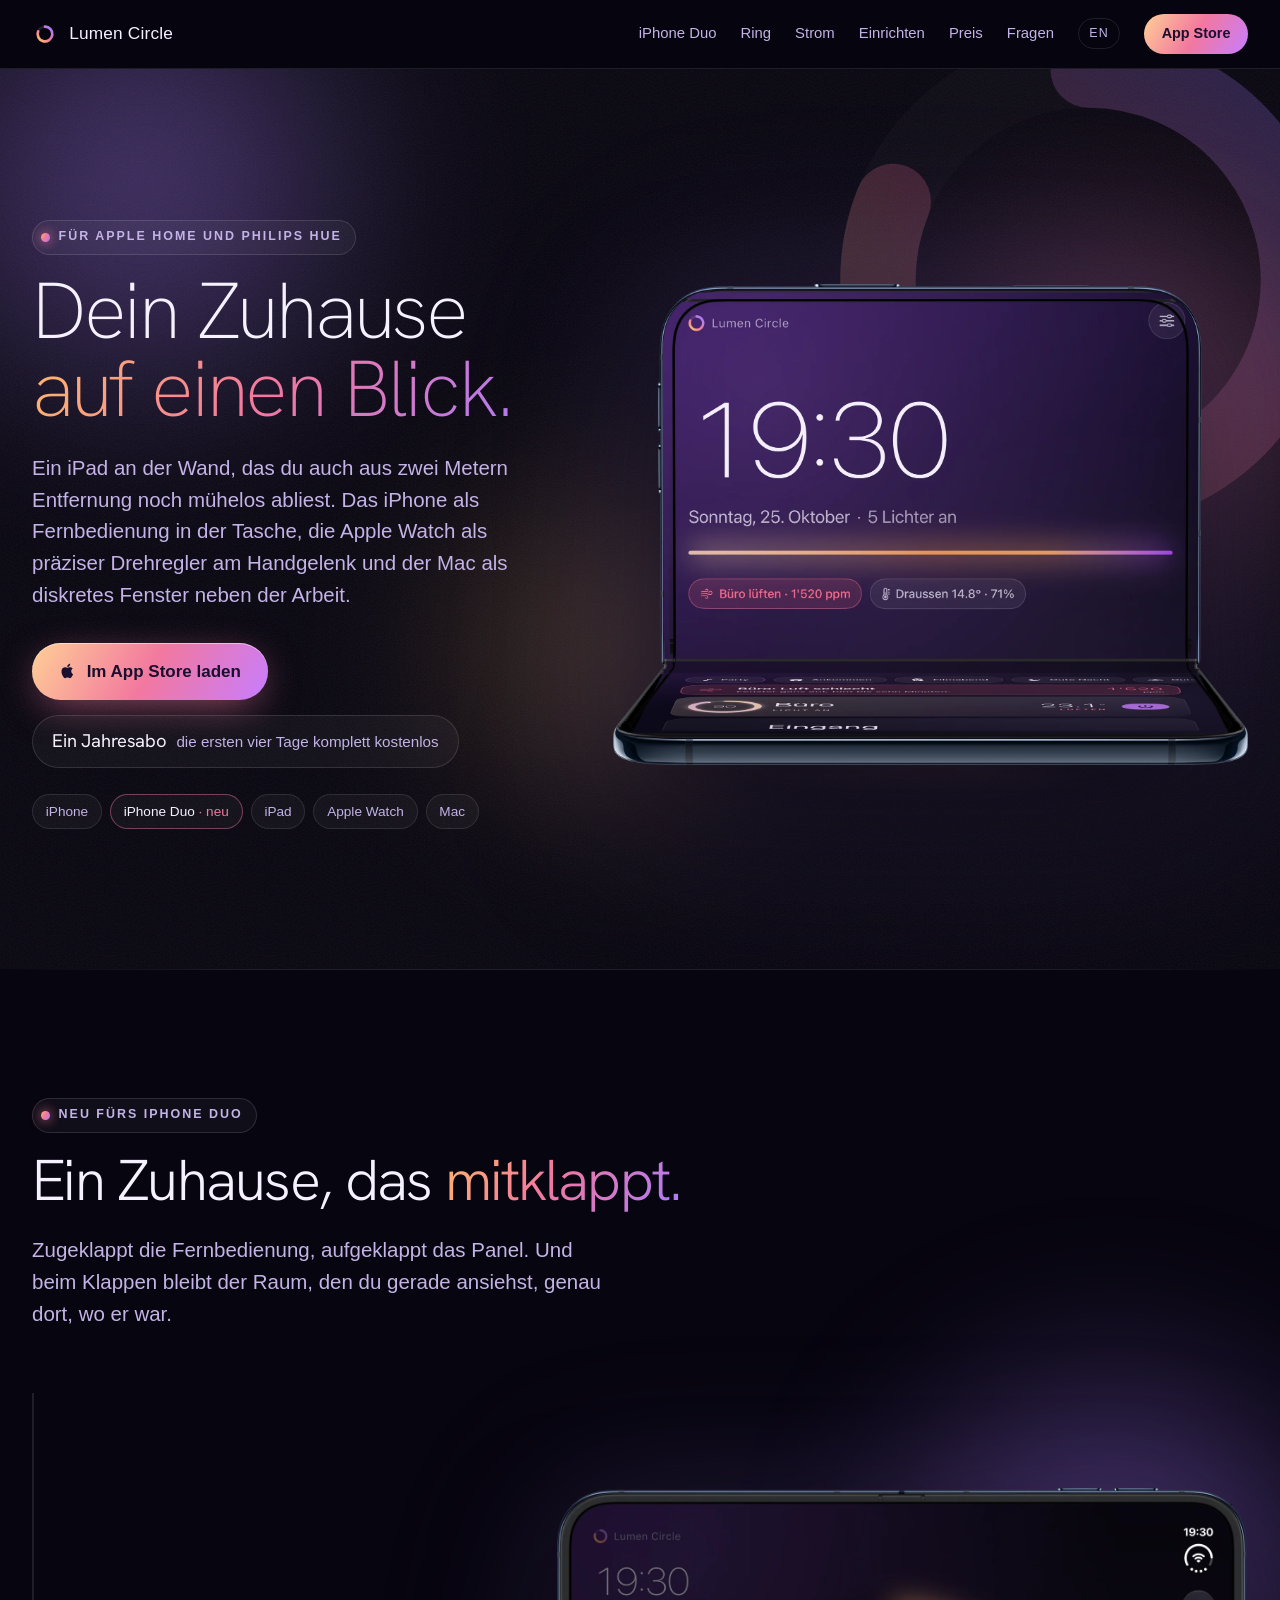
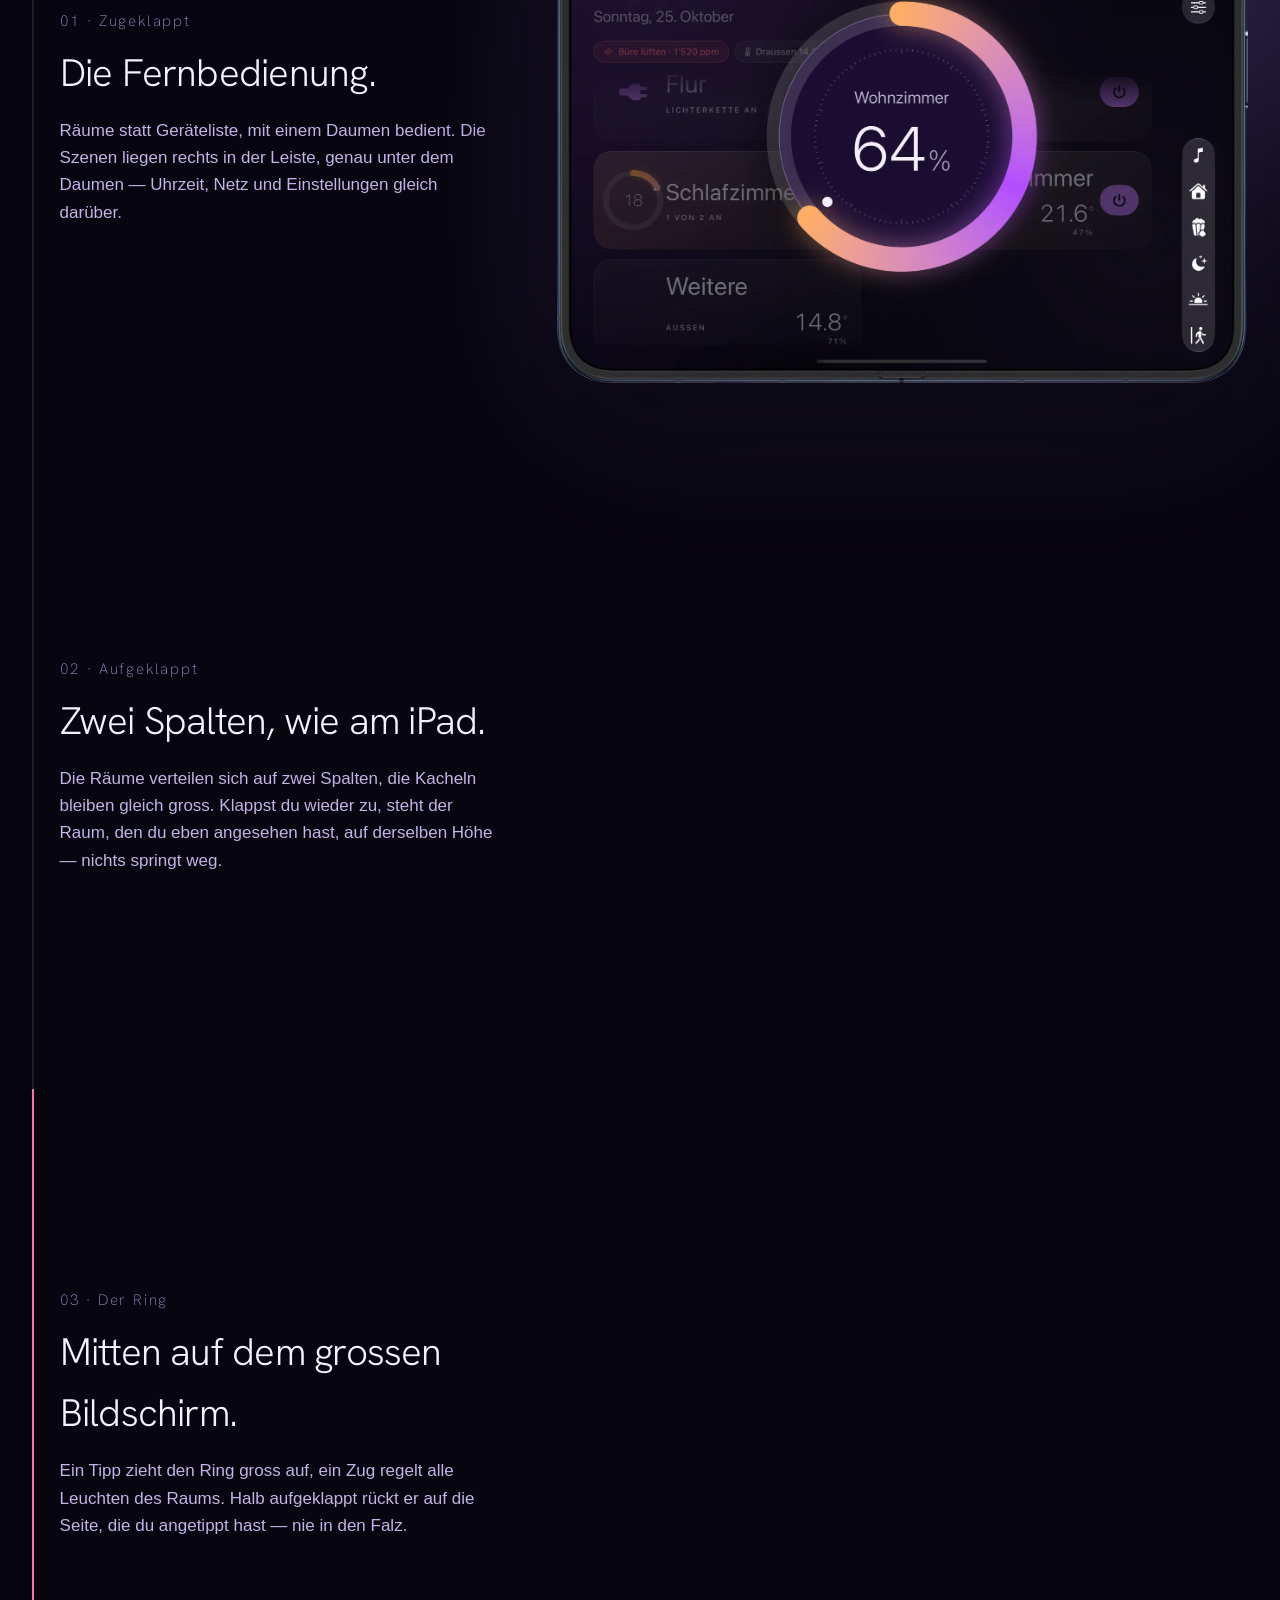
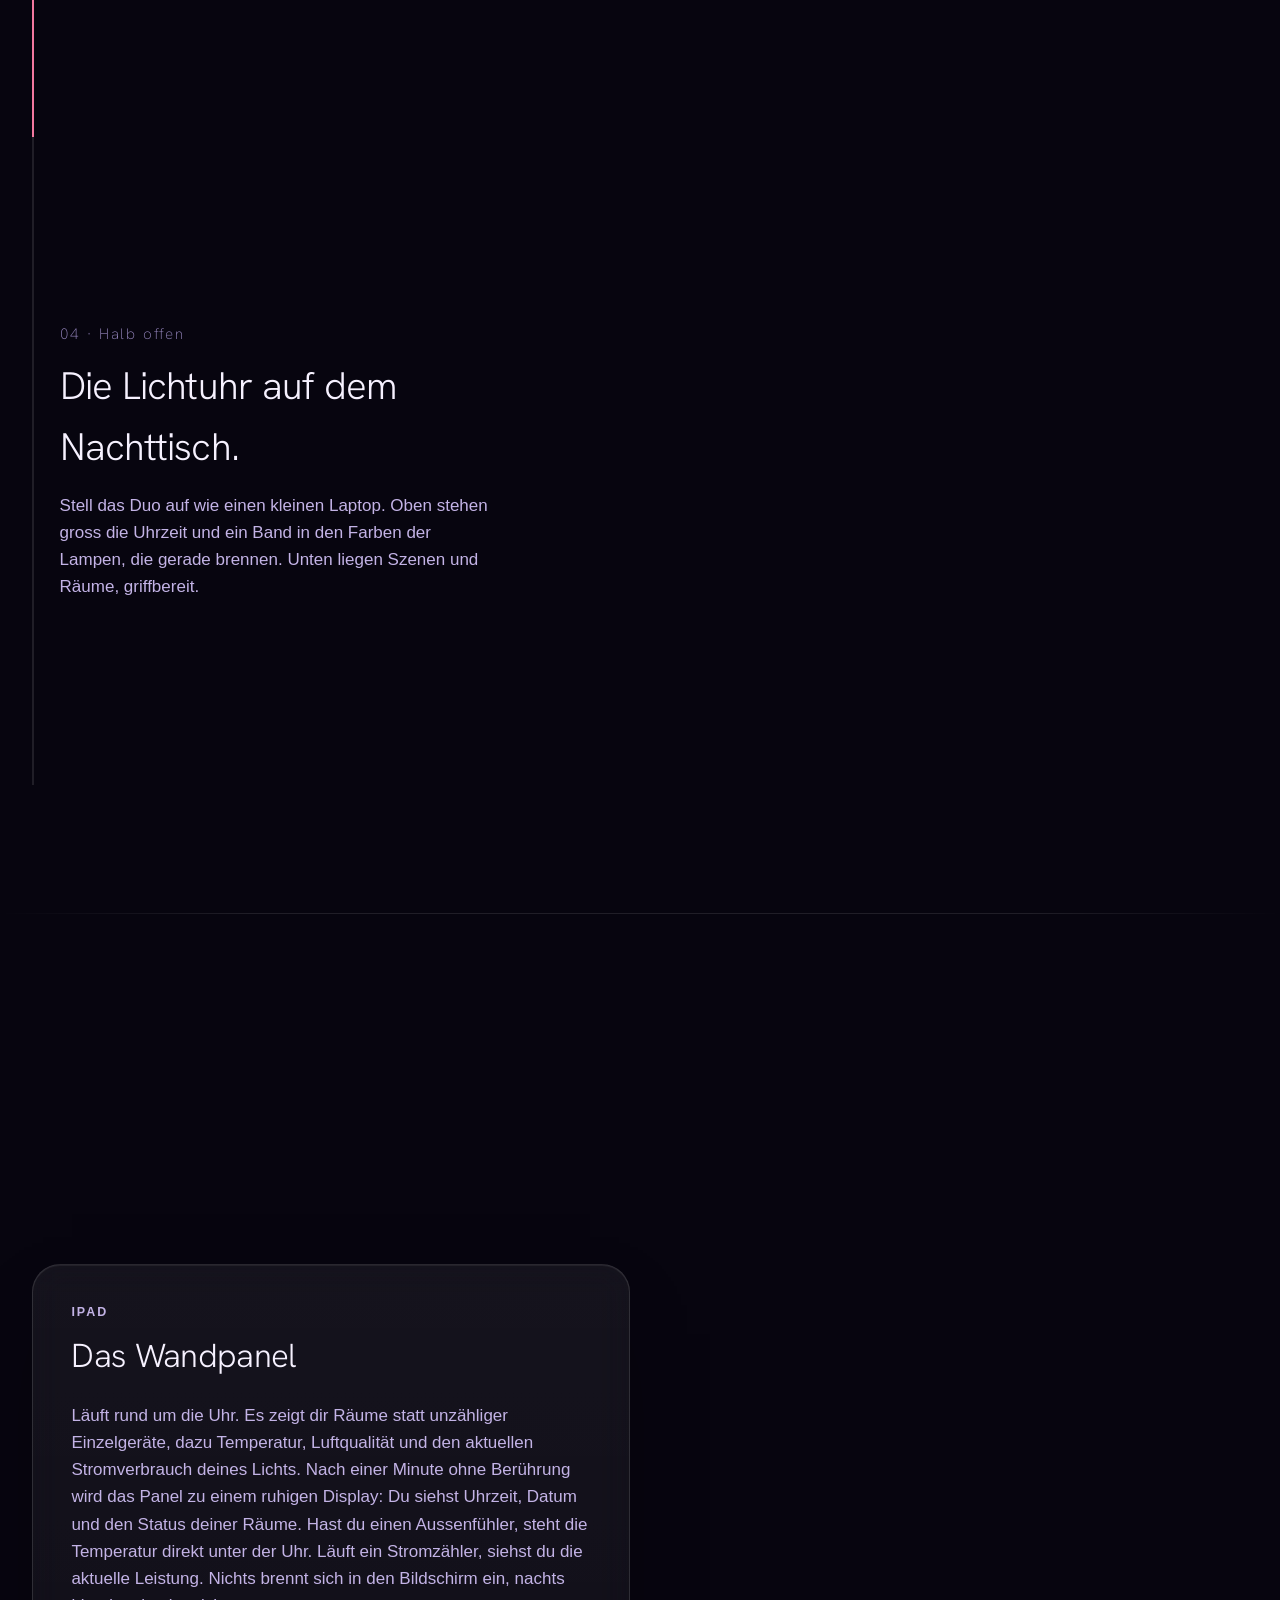
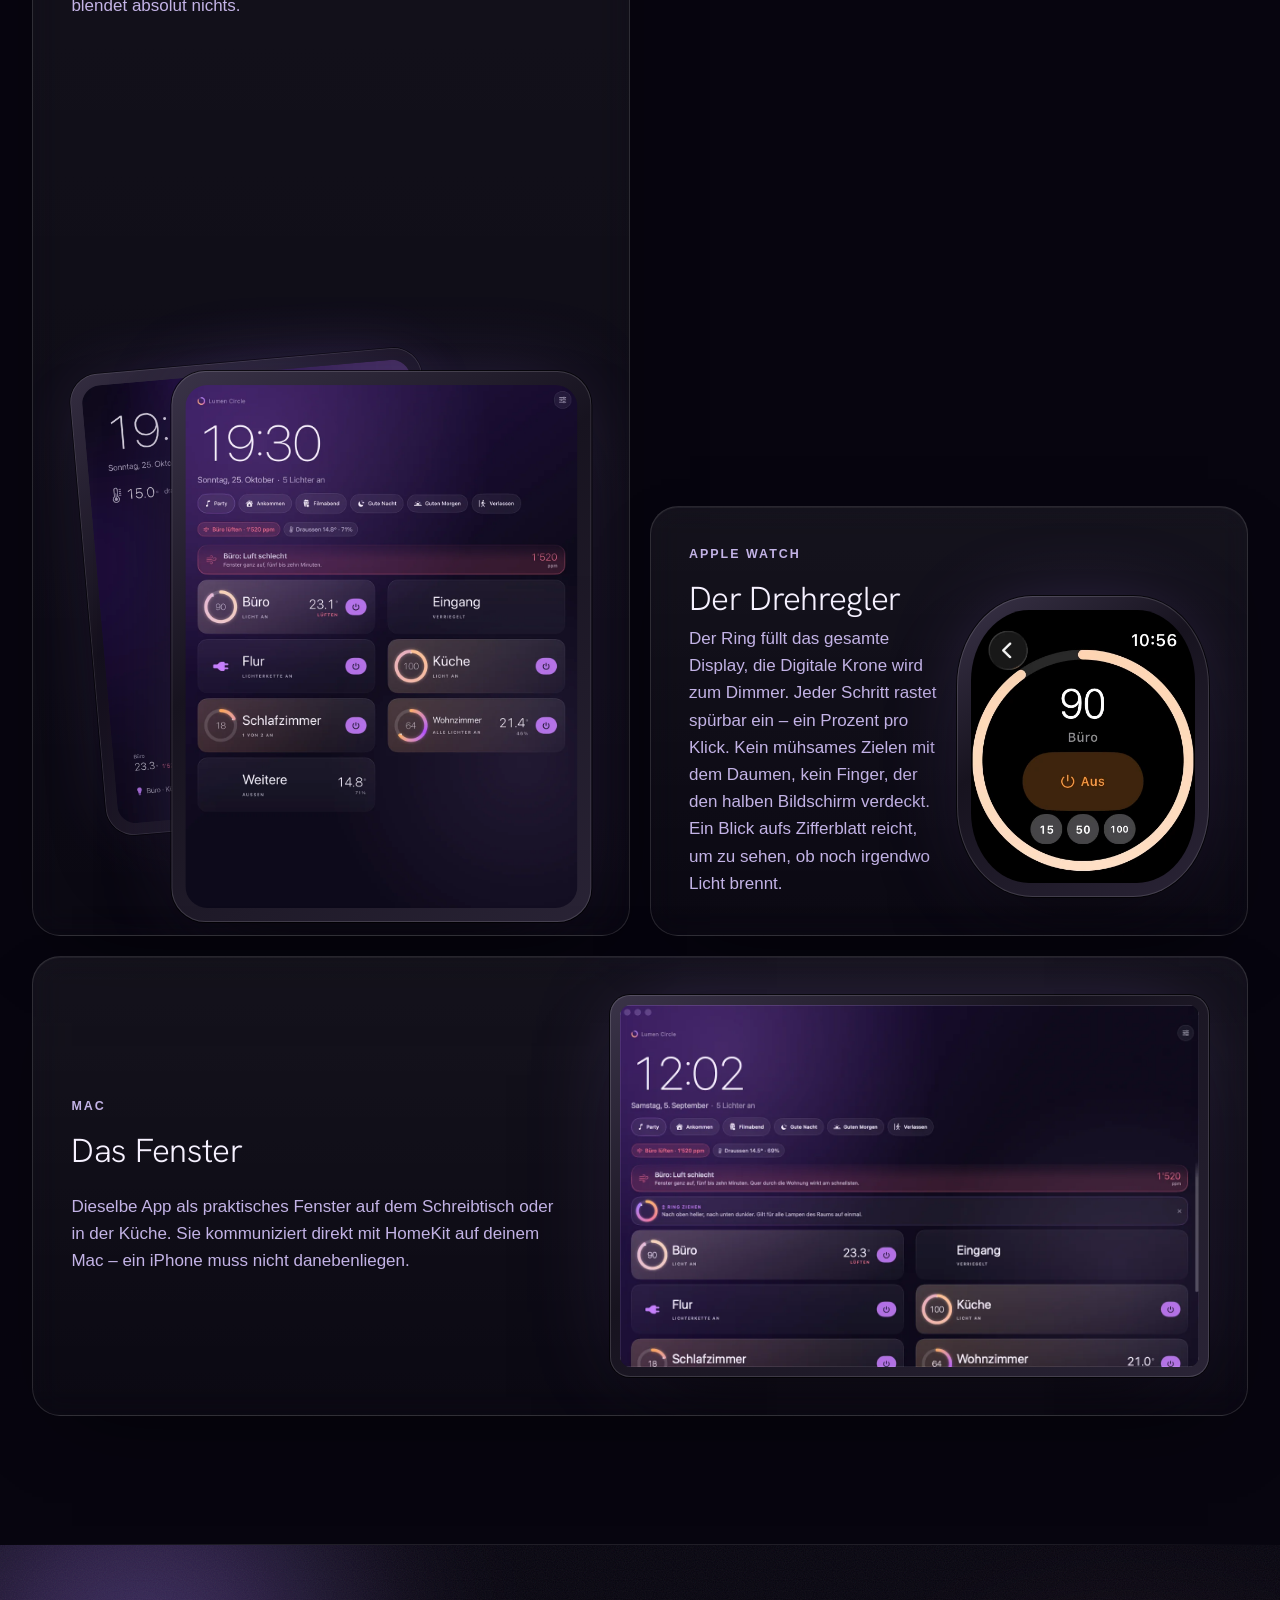
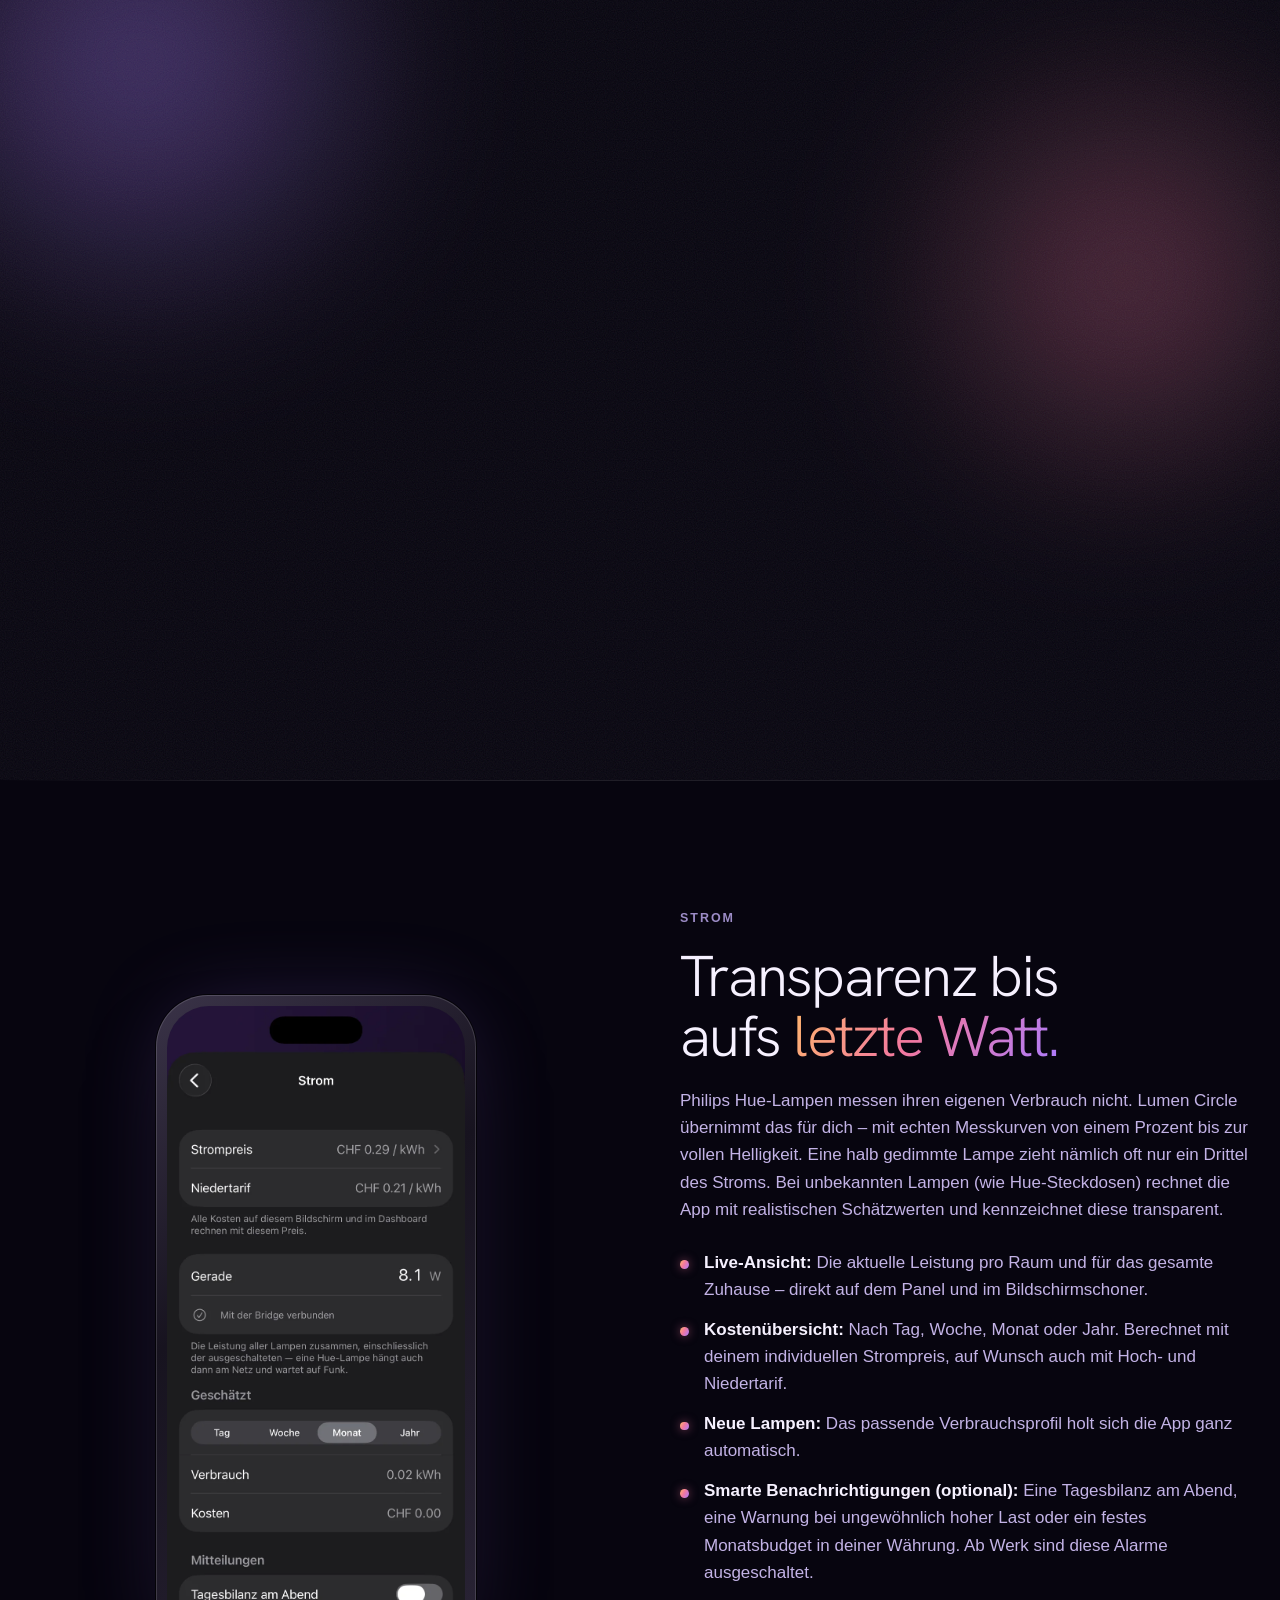
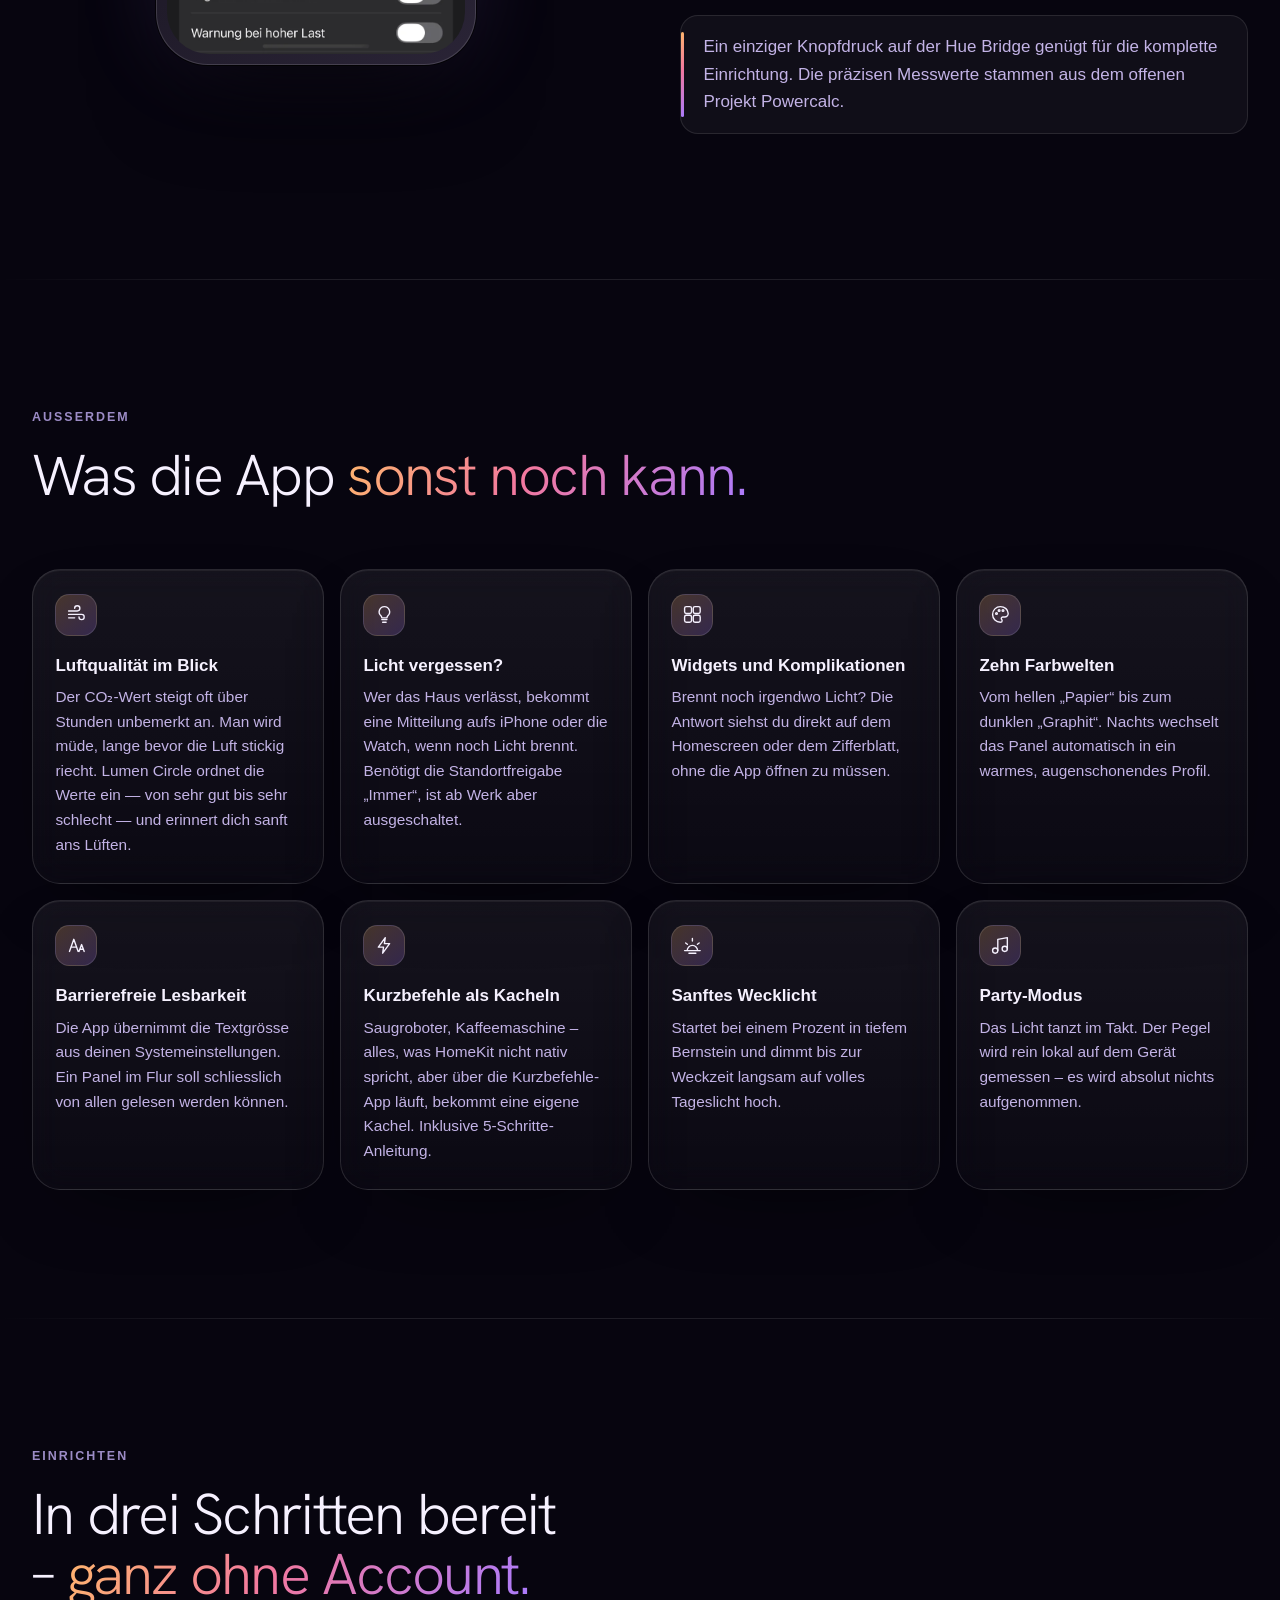
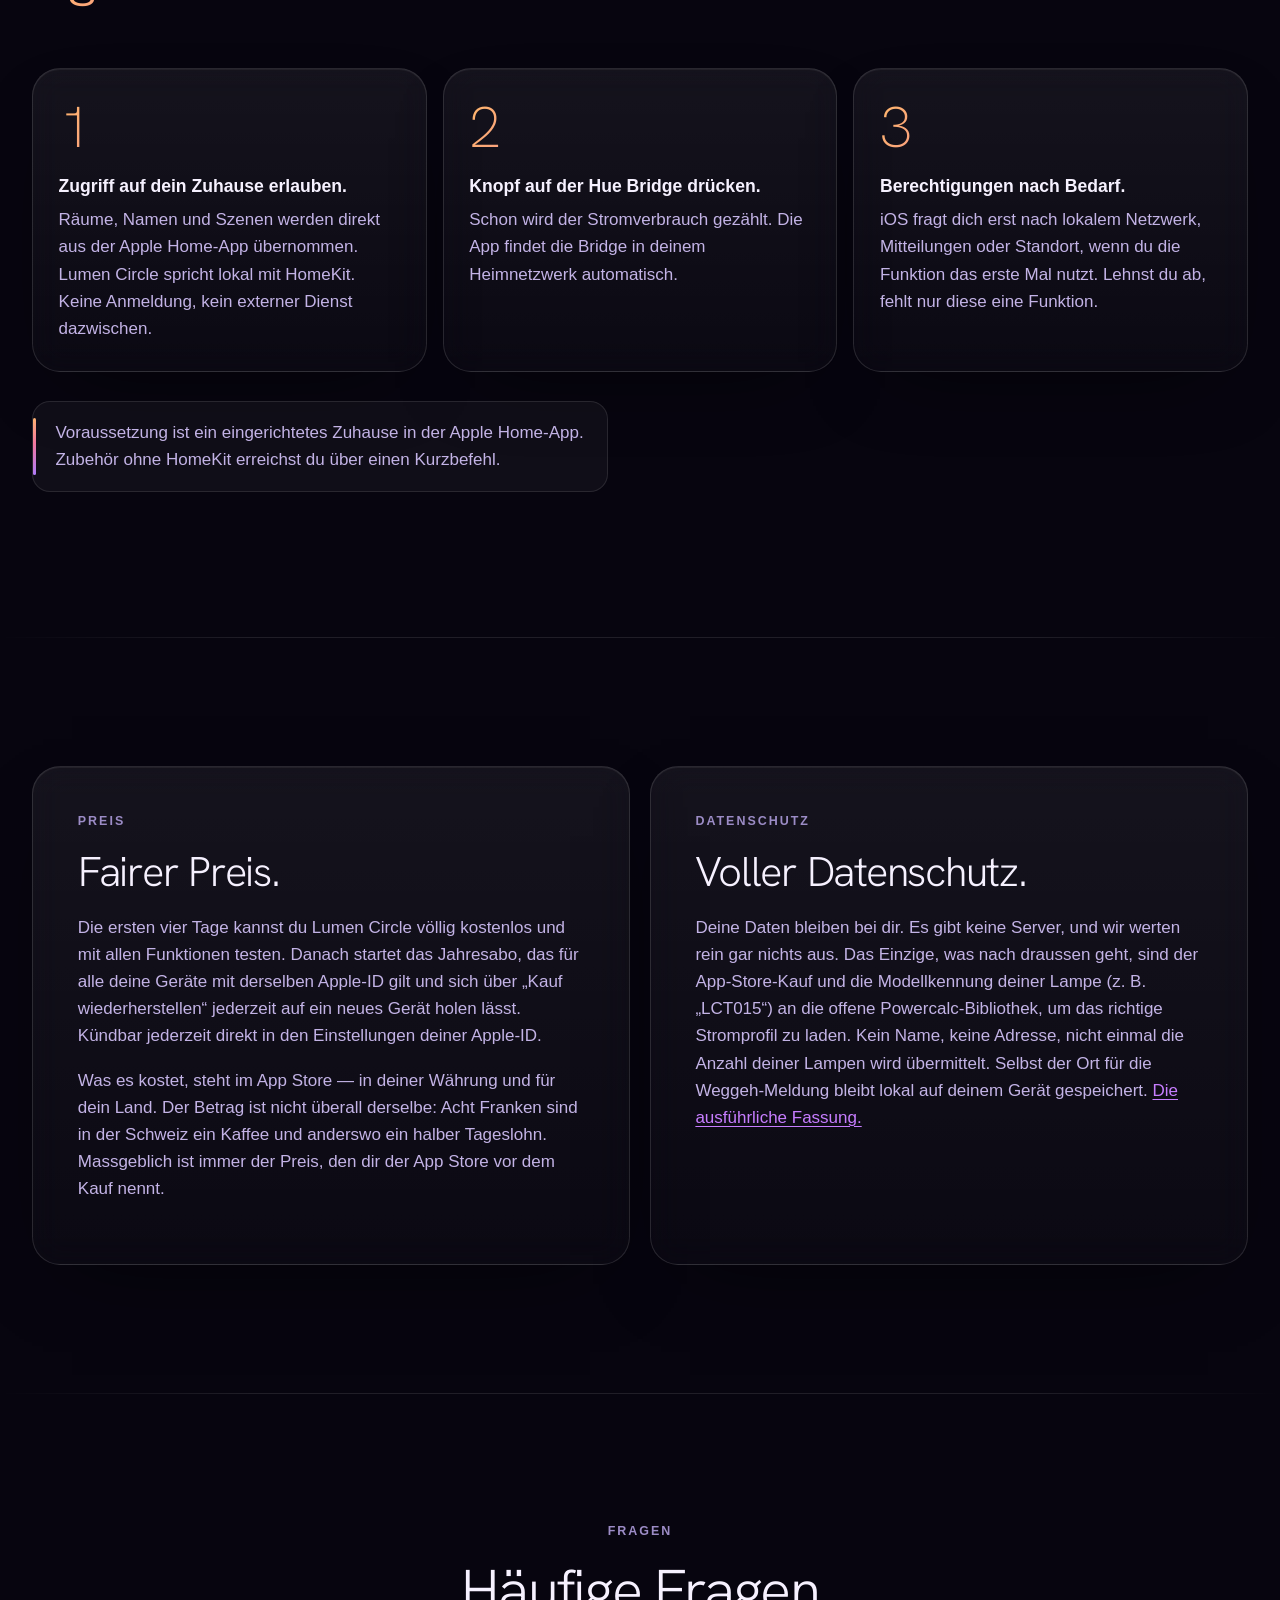
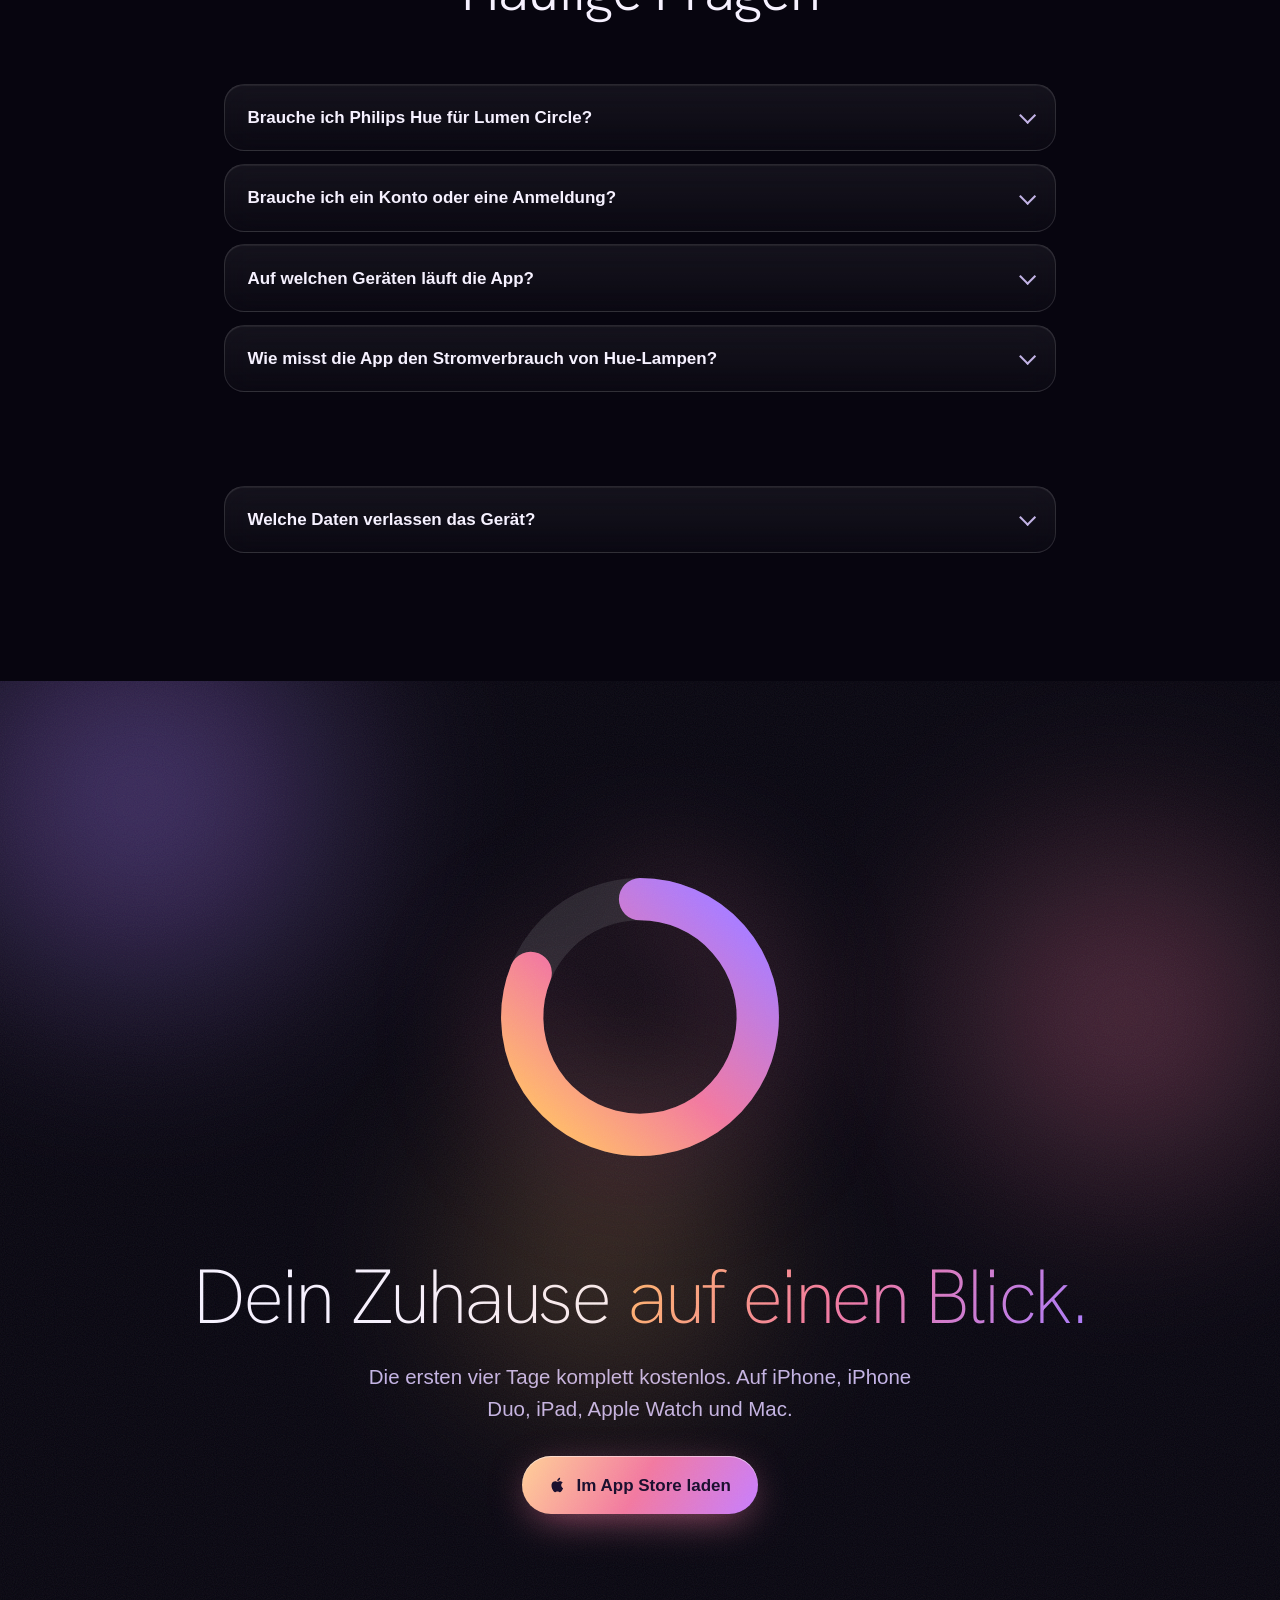
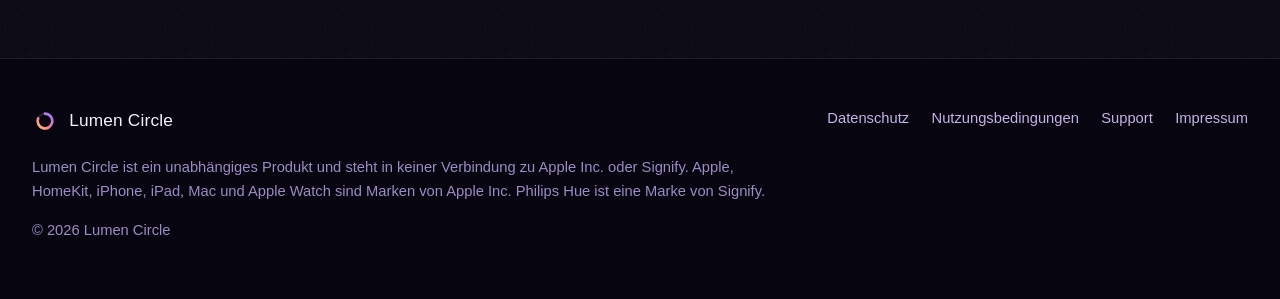
<file: index.html>
<!doctype html>
<html lang="de-CH">
<head>
<meta charset="utf-8">
<meta name="viewport" content="width=device-width, initial-scale=1, viewport-fit=cover">
<title>Lumen Circle — dein Zuhause auf einen Blick</title>
<meta name="description" content="Wandpanel für Apple Home und Philips Hue: Räume statt Geräte, Licht am Ring, Hue-Stromverbrauch live. Für iPad, iPhone, iPhone Duo, Apple Watch und Mac. Vier Tage gratis.">
<meta property="og:title" content="Lumen Circle — dein Zuhause auf einen Blick">
<meta property="og:description" content="Räume statt Geräte. Licht mit einem Ring. Der Stromverbrauch deiner Hue-Lampen live. Für Apple Home und Philips Hue, auf iPad, iPhone, iPhone Duo, Apple Watch und Mac.">
<meta property="og:type" content="website">
<meta property="og:url" content="https://lumencircle.ch">
<meta property="og:image" content="https://lumencircle.ch/assets/og-de.jpg">
<meta property="og:site_name" content="Lumen Circle">
<meta property="og:locale" content="de_CH">
<meta property="og:locale:alternate" content="en_US">
<meta property="og:image:alt" content="Lumen Circle auf dem iPhone Duo, halb aufgeklappt wie ein kleiner Laptop: oben gross die Uhrzeit und ein Band in den Farben der Lampen, unten Szenen und Räume.">
<meta property="og:image:width" content="1200">
<meta property="og:image:height" content="630">
<meta name="twitter:card" content="summary_large_image">
<meta name="twitter:title" content="Lumen Circle — dein Zuhause auf einen Blick">
<meta name="twitter:description" content="Räume statt Geräte. Licht mit einem Ring. Der Stromverbrauch deiner Hue-Lampen live. Für Apple Home und Philips Hue, auf iPad, iPhone, iPhone Duo, Apple Watch und Mac.">
<meta name="twitter:image" content="https://lumencircle.ch/assets/og-de.jpg">
<meta name="apple-itunes-app" content="app-id=6808305525">
<meta name="theme-color" content="#07050f">
<meta name="color-scheme" content="dark">
<link rel="icon" href="assets/favicon.svg" type="image/svg+xml">
<link rel="apple-touch-icon" href="assets/apple-touch-icon.png">
<link rel="preconnect" href="https://fonts.googleapis.com">
<link rel="preconnect" href="https://fonts.gstatic.com" crossorigin>
<link rel="stylesheet" href="https://fonts.googleapis.com/css2?family=Hanken+Grotesk:wght@200;300;400&display=swap">
<link rel="alternate" hreflang="de" href="https://lumencircle.ch/">
<link rel="alternate" hreflang="en" href="https://lumencircle.ch/en/">
<link rel="alternate" hreflang="x-default" href="https://lumencircle.ch/">
<link rel="canonical" href="https://lumencircle.ch/">
<link rel="preload" as="image" href="assets/duo-tisch-de.webp" type="image/webp">
<link rel="stylesheet" href="styles.css?v=2026-10-25b">
<script>document.documentElement.classList.add("js")</script>
<script type="application/ld+json">
{
 "@context": "https://schema.org",
 "@type": "SoftwareApplication",
 "name": "Lumen Circle",
 "applicationCategory": "LifestyleApplication",
 "applicationSubCategory": "Smart Home",
 "operatingSystem": "iOS 26, iPadOS 26, macOS 26, watchOS 26",
 "url": "https://lumencircle.ch/",
 "downloadUrl": "https://apps.apple.com/app/id6808305525",
 "installUrl": "https://apps.apple.com/app/id6808305525",
 "inLanguage": [
  "de",
  "en"
 ],
 "image": "https://lumencircle.ch/assets/og-de.jpg",
 "screenshot": [
  "https://lumencircle.ch/assets/duo-tisch-de.webp",
  "https://lumencircle.ch/assets/ipad-de.webp",
  "https://lumencircle.ch/assets/iphone-de.webp",
  "https://lumencircle.ch/assets/strom.webp"
 ],
 "featureList": [
  "Wandpanel für Apple Home auf dem iPad",
  "Räume statt Geräte, gesteuert über einen Ring",
  "Stromverbrauch und Kosten von Philips Hue-Lampen",
  "Szenen, Kurzbefehle und Wecklicht",
  "Für das iPhone Duo gemacht: zugeklappt, aufgeklappt und halb offen",
  "Läuft ohne Konto und ohne fremde Server"
 ],
 "isAccessibleForFree": false,
 "publisher": {
  "@type": "Organization",
  "name": "Lumen Circle",
  "url": "https://lumencircle.ch/"
 }
}
</script>
<script type="application/ld+json">
{
 "@context": "https://schema.org",
 "@type": "FAQPage",
 "mainEntity": [
  {
   "@type": "Question",
   "name": "Brauche ich Philips Hue für Lumen Circle?",
   "acceptedAnswer": {
    "@type": "Answer",
    "text": "Nein. Lumen Circle zeigt und steuert alles, was in deiner Apple Home-App steht — Licht, Steckdosen, Sensoren. Eine Hue Bridge braucht nur der Stromzähler, weil Hue-Lampen ihren Verbrauch nicht selbst melden."
   }
  },
  {
   "@type": "Question",
   "name": "Brauche ich ein Konto oder eine Anmeldung?",
   "acceptedAnswer": {
    "@type": "Answer",
    "text": "Nein. Es gibt weder Anmeldung noch Server. Die App spricht direkt mit HomeKit und mit deiner Hue Bridge im eigenen Netz."
   }
  },
  {
   "@type": "Question",
   "name": "Auf welchen Geräten läuft die App?",
   "acceptedAnswer": {
    "@type": "Answer",
    "text": "Auf iPhone, iPad, Apple Watch und Mac — ein Abo für alle vier. Vorausgesetzt sind iOS, iPadOS und macOS 26 oder neuer. Auf dem iPhone Duo nutzt die App beide Bildschirme."
   }
  },
  {
   "@type": "Question",
   "name": "Wie misst die App den Stromverbrauch von Hue-Lampen?",
   "acceptedAnswer": {
    "@type": "Answer",
    "text": "Aus Modell, Schaltzustand, Helligkeit und Farbe, mit echten Messkurven von einem Prozent bis zur vollen Helligkeit. Die Werte stammen aus dem offenen Projekt Powercalc. Für Lampen ohne Kurve rechnet die App mit Schätzwerten und kennzeichnet sie."
   }
  },
  {
   "@type": "Question",
   "name": "Was kostet Lumen Circle?",
   "acceptedAnswer": {
    "@type": "Answer",
    "text": "Ein Jahresabo, die ersten vier Tage kostenlos. Was es bei dir kostet, zeigt der App Store — der Preis richtet sich nach dem Land."
   }
  },
  {
   "@type": "Question",
   "name": "Welche Daten verlassen das Gerät?",
   "acceptedAnswer": {
    "@type": "Answer",
    "text": "Praktisch keine. Kein Konto, keine Werbung, keine Auswertung. Nach draussen gehen nur der Kauf über den App Store und die Modellkennung deiner Lampe, um das richtige Stromprofil zu laden."
   }
  }
 ]
}
</script>
</head>
<body>

<svg width="0" height="0" style="position:absolute" aria-hidden="true">
  <defs>
    <linearGradient id="arc" x1="0.12" y1="0.94" x2="0.9" y2="0.08">
      <stop offset="0" stop-color="#FFB86B"/>
      <stop offset="0.42" stop-color="#F2789F"/>
      <stop offset="1" stop-color="#A97BFF"/>
    </linearGradient>
    <symbol id="ring" viewBox="0 0 1024 1024">
      <circle cx="512" cy="512" r="290" fill="none" stroke="#fff" stroke-opacity="0.10" stroke-width="104"/>
      <path d="M 512 222 A 290 290 0 1 1 243.1 403.4" fill="none" stroke="url(#arc)" stroke-width="104" stroke-linecap="round"/>
    </symbol>
    <symbol id="apfel" viewBox="0 0 24 24"><path fill="currentColor" d="M16.4 12.6c0-2.4 2-3.6 2.1-3.7-1.1-1.7-2.9-1.9-3.5-1.9-1.5-.2-2.9.9-3.7.9-.8 0-1.9-.9-3.2-.8-1.6 0-3.1 1-4 2.4-1.7 3-.4 7.4 1.2 9.8.8 1.2 1.8 2.5 3 2.4 1.2 0 1.7-.8 3.1-.8 1.5 0 1.9.8 3.2.8 1.3 0 2.2-1.2 3-2.4.9-1.4 1.3-2.7 1.3-2.8 0 0-2.5-1-2.5-3.9zM14 5.3c.7-.8 1.1-1.9 1-3-1 0-2.1.7-2.8 1.5-.6.7-1.2 1.8-1 2.9 1 .1 2.1-.6 2.8-1.4z"/></symbol>
  </defs>
</svg>

<header class="top">
  <div class="wrap">
    <a class="brand" href="#">
      <svg class="mark" aria-hidden="true"><use href="#ring"/></svg>
      <span>Lumen Circle</span>
    </a>
    <nav aria-label="Seite">
      <a href="#duo">iPhone Duo</a>
      <a href="#regler">Ring</a>
      <a href="#strom">Strom</a>
      <a href="#einrichten">Einrichten</a>
      <a href="#preis">Preis</a>
      <a href="#fragen">Fragen</a>
      <a class="lang" href="en/" hreflang="en" lang="en">EN</a>
      <a class="store klein" href="https://apps.apple.com/app/id6808305525">App Store</a>
    </nav>
  </div>
</header>

<main>

<section class="hero korn" aria-labelledby="titel">
  <div class="licht" aria-hidden="true"><i></i><i></i><i></i></div>
  <svg class="hero-ring" aria-hidden="true"><use href="#ring"/></svg>
  <div class="wrap">
    <div>
      <p class="eyebrow badge zeigen">Für Apple Home und Philips Hue</p>
      <h1 id="titel" class="zeigen"><span class="zeile">Dein Zuhause</span> <span class="zeile glow">auf einen Blick.</span></h1>
      <p class="lede zeigen spaet">
        Ein iPad an der Wand, das du auch aus zwei Metern Entfernung noch
        mühelos abliest. Das iPhone als Fernbedienung in der Tasche, die Apple
        Watch als präziser Drehregler am Handgelenk und der Mac als diskretes
        Fenster neben der Arbeit.
      </p>
      <div class="store-zeile zeigen spaeter">
        <a class="store" href="https://apps.apple.com/app/id6808305525">
          <svg aria-hidden="true"><use href="#apfel"/></svg>Im App Store laden
        </a>
        <p class="price">
          <strong>Ein Jahresabo</strong>
          <span>die ersten vier Tage komplett kostenlos</span>
        </p>
      </div>
      <ul class="geraete-liste zeigen spaeter" aria-label="Läuft auf">
        <li>iPhone</li>
        <li class="neu">iPhone Duo</li>
        <li>iPad</li>
        <li>Apple Watch</li>
        <li>Mac</li>
      </ul>
    </div>
    <figure class="hero-geraet zeigen spaet">
      <img src="assets/duo-tisch-de.webp" width="1800" height="1361" fetchpriority="high"
           alt="Lumen Circle auf dem iPhone Duo, halb aufgeklappt wie ein kleiner Laptop: oben gross die Uhrzeit 19:30 und ein leuchtendes Band in den Farben der Lampen, die gerade brennen, unten die Szenen und die Räume.">
    </figure>
  </div>
</section>

<hr class="trenner">

<section class="section duo" id="duo" aria-labelledby="duo-titel">
  <div class="licht" aria-hidden="true"><i></i></div>
  <div class="wrap">
    <div class="kopf zeigen">
      <p class="eyebrow badge">Neu fürs iPhone Duo</p>
      <h2 id="duo-titel">Ein Zuhause, das <span class="glow">mitklappt.</span></h2>
      <p class="lede">
        Zugeklappt die Fernbedienung, aufgeklappt das Panel. Und beim Klappen
        bleibt der Raum, den du gerade ansiehst, genau dort, wo er war.
      </p>
    </div>

    <div class="duo-buehne">
      <div class="duo-schritte">
        <article class="schritt glas ist-aktiv">
          <p class="nummer">01 · Zugeklappt</p>
          <h3>Die Fernbedienung.</h3>
          <p>
            Räume statt Geräteliste, mit einem Daumen bedient. Die Szenen
            liegen rechts in der Leiste, genau unter dem Daumen — Uhrzeit,
            Netz und Einstellungen gleich darüber.
          </p>
          <div class="schritt-bild"><img class="hoch" src="assets/duo-zu-de.webp" width="1100" height="1536" loading="lazy" alt="Das zugeklappte iPhone Duo: links die Räume mit ihren Lichtringen, rechts in der Leiste Uhrzeit, Einstellungen und die Szenen als Symbole."></div>
        </article>
        <article class="schritt glas">
          <p class="nummer">02 · Aufgeklappt</p>
          <h3>Zwei Spalten, wie am iPad.</h3>
          <p>
            Die Räume verteilen sich auf zwei Spalten, die Kacheln bleiben
            gleich gross. Klappst du wieder zu, steht der Raum, den du eben
            angesehen hast, auf derselben Höhe — nichts springt weg.
          </p>
          <div class="schritt-bild"><img src="assets/duo-offen-de.webp" width="1800" height="1290" loading="lazy" alt="Das aufgeklappte iPhone Duo im Querformat: die Räume in zwei Spalten, rechts die Leiste mit Uhrzeit, Einstellungen und Szenen."></div>
        </article>
        <article class="schritt glas">
          <p class="nummer">03 · Der Ring</p>
          <h3>Mitten auf dem grossen Bildschirm.</h3>
          <p>
            Ein Tipp zieht den Ring gross auf, ein Zug regelt alle Leuchten des
            Raums. Halb aufgeklappt rückt er auf die Seite, die du angetippt
            hast — nie in den Falz.
          </p>
          <div class="schritt-bild"><img src="assets/duo-ring-de.webp" width="1600" height="1147" loading="lazy" alt="Auf dem aufgeklappten iPhone Duo ist der Ring des Wohnzimmers gross aufgezogen: 64 Prozent, der Bogen leuchtet von Pfirsich über Rosé nach Violett."></div>
        </article>
        <article class="schritt glas">
          <p class="nummer">04 · Halb offen</p>
          <h3>Die Lichtuhr auf dem Nachttisch.</h3>
          <p>
            Stell das Duo auf wie einen kleinen Laptop. Oben stehen gross die
            Uhrzeit und ein Band in den Farben der Lampen, die gerade brennen.
            Unten liegen Szenen und Räume, griffbereit.
          </p>
          <div class="schritt-bild"><img src="assets/duo-tisch-de.webp" width="1800" height="1361" loading="lazy" alt="Das iPhone Duo halb aufgeklappt: oben Uhrzeit und Lichtband, unten Szenen und Räume."></div>
        </article>
      </div>
      <div class="duo-geraet" aria-hidden="true">
        <figure class="ist-aktiv"><img src="assets/duo-zu-de.webp" width="1100" height="1536" alt=""></figure>
        <figure><img src="assets/duo-offen-de.webp" width="1800" height="1290" alt="" loading="lazy"></figure>
        <figure><img src="assets/duo-ring-de.webp" width="1600" height="1147" alt="" loading="lazy"></figure>
        <figure><img src="assets/duo-tisch-de.webp" width="1800" height="1361" alt=""></figure>
      </div>
    </div>
  </div>
</section>

<hr class="trenner">

<section class="section" aria-labelledby="geraete">
  <div class="wrap">
    <div class="kopf zeigen">
      <p class="eyebrow">Vier Geräte, ein Zuhause</p>
      <h2 id="geraete">Jedes Gerät macht genau das, was es <span class="glow">am besten kann.</span></h2>
    </div>
    <div class="bento">
      <article class="kachel glas gross zeigen">
        <div>
          <p class="eyebrow">iPad</p>
          <h3>Das Wandpanel</h3>
        </div>
        <p>
          Läuft rund um die Uhr. Es zeigt dir Räume statt unzähliger
          Einzelgeräte, dazu Temperatur, Luftqualität und den aktuellen
          Stromverbrauch deines Lichts. Nach einer Minute ohne Berührung wird
          das Panel zu einem ruhigen Display: Du siehst Uhrzeit, Datum und den
          Status deiner Räume. Hast du einen Aussenfühler, steht die Temperatur
          direkt unter der Uhr. Läuft ein Stromzähler, siehst du die aktuelle
          Leistung. Nichts brennt sich in den Bildschirm ein, nachts blendet
          absolut nichts.
        </p>
        <div class="bild">
          <div class="stapel">
            <div class="device tablet rahmen tablet hinten">
              <img src="assets/ipad-ruhe-de.webp" width="1032" height="1376" loading="lazy"
                   alt="Dasselbe iPad nach einer Minute ohne Berührung: grosse Uhrzeit, Datum, Aussentemperatur, je Raum Temperatur und Luft, und wo noch Licht brennt.">
            </div>
            <div class="device tablet rahmen tablet vorne">
              <img src="assets/ipad-de.webp" width="1032" height="1376" loading="lazy"
                 alt="Lumen Circle auf einem iPad: grosse Uhrzeit 19:30, die Szenen, darunter die Räume mit ihren Lichtringen, Temperatur und Luft je Raum.">
            </div>
          </div>
        </div>
      </article>
      <article class="kachel glas mittel zeigen spaet">
        <div>
          <p class="eyebrow">iPhone</p>
          <h3>Die Fernbedienung</h3>
        </div>
        <p>
          Dasselbe vertraute Bild direkt in deiner Hand. Ein kurzes Tippen
          öffnet den Steuerungsring, ein Wisch dimmt das Licht im ganzen Raum.
          Und falls du gehst und das Licht noch brennt, erinnert dich eine kurze
          Mitteilung daran.
        </p>
        <div class="bild">
          <div class="device phone rahmen phone" style="max-width:250px">
            <img src="assets/iphone-de.webp" width="660" height="1435" loading="lazy"
                 alt="Das iPhone-Dashboard: Uhrzeit, Szenen, die Statuszeile, darunter die Räume mit ihren Lichtringen.">
          </div>
        </div>
      </article>
      <article class="kachel glas mittel zeigen spaeter">
        <div class="zwei">
          <div>
            <p class="eyebrow">Apple Watch</p>
            <h3>Der Drehregler</h3>
            <p>
              Der Ring füllt das gesamte Display, die Digitale Krone wird zum
              Dimmer. Jeder Schritt rastet spürbar ein – ein Prozent pro Klick.
              Kein mühsames Zielen mit dem Daumen, kein Finger, der den halben
              Bildschirm verdeckt. Ein Blick aufs Zifferblatt reicht, um zu sehen,
              ob noch irgendwo Licht brennt.
            </p>
          </div>
          <div class="device rahmen uhr">
            <img src="assets/watch-regler-de.webp" width="422" height="514" loading="lazy"
                 alt="Die Apple Watch als Drehregler: der Ring füllt das Display, darin die Helligkeit des Raums.">
          </div>
        </div>
      </article>
      <article class="kachel glas breit zeigen">
        <div>
          <p class="eyebrow">Mac</p>
          <h3>Das Fenster</h3>
          <p>
            Dieselbe App als praktisches Fenster auf dem Schreibtisch oder in der
            Küche. Sie kommuniziert direkt mit HomeKit auf deinem Mac – ein iPhone
            muss nicht danebenliegen.
          </p>
        </div>
        <div class="bild">
          <div class="device rahmen mac">
            <img src="assets/mac.webp" width="1280" height="800" loading="lazy"
                 alt="Lumen Circle auf dem Mac: ein Fenster mit grosser Uhrzeit, den Szenen und darunter den Räumen mit ihren Lichtringen.">
          </div>
        </div>
      </article>
    </div>
  </div>
</section>

<hr class="trenner">

<section class="section korn" id="regler" aria-labelledby="ring-titel">
  <div class="licht" aria-hidden="true"><i></i><i></i></div>
  <div class="wrap two">
    <div class="zeigen">
      <p class="eyebrow">Lichtsteuerung</p>
      <h2 id="ring-titel">Der Ring <span class="glow">ist der Regler.</span></h2>
      <p class="muted">
        Wie weit der Bogen geschlossen ist, zeigt dir sofort, wie hell es im
        Raum ist. Der Ring leuchtet exakt in der Farbe deiner Lampen. Ausser
        nachts: Dann bleibt die Oberfläche monochrom, damit dich kein störendes
        blaues Licht weckt.
      </p>
      <ul class="points">
        <li>Ein Tipp zieht den Ring gross auf.</li>
        <li>Ein fliessender Zug regelt alle Leuchten des Raums gleichzeitig. Jedes Prozent rastet spürbar ein.</li>
        <li>Ein aufgeklappter Raum zeigt dir bei Bedarf jede Lampe einzeln.</li>
      </ul>
      <p class="note">
        Dreissig Leuchten in einer Liste sind ein Albtraum. Als Räume gruppiert,
        sind es nur sechs übersichtliche Zeilen. Es heisst dann einfach: „Im
        Wohnzimmer brennt Licht“ statt „Leuchte 3 von 7 steht auf 72 %“.
      </p>
    </div>
    <div class="device phone rahmen phone zeigen spaet">
      <video src="assets/intro.mp4" width="1080" height="1920"
             autoplay muted loop playsinline preload="metadata"
             aria-label="Eine Hand nimmt ein iPhone auf und dimmt das Licht im Wohnzimmer von 90 auf 45 Prozent."></video>
    </div>
  </div>
</section>

<hr class="trenner">

<section class="section" id="strom" aria-labelledby="strom-titel">
  <div class="wrap two">
    <div class="device phone rahmen phone zeigen">
      <img src="assets/strom.webp" width="759" height="1650" loading="lazy"
           alt="Der Strom-Bildschirm: Strompreis mit Hoch- und Niedertarif, der aktuelle Verbrauch, Verbrauch und Kosten des Monats, darunter die Schalter für Meldungen.">
    </div>
    <div class="zeigen spaet">
      <p class="eyebrow">Strom</p>
      <h2 id="strom-titel">Transparenz bis aufs <span class="glow">letzte Watt.</span></h2>
      <p class="muted">
        Philips Hue-Lampen messen ihren eigenen Verbrauch nicht. Lumen Circle
        übernimmt das für dich – mit echten Messkurven von einem Prozent bis zur
        vollen Helligkeit. Eine halb gedimmte Lampe zieht nämlich oft nur ein
        Drittel des Stroms. Bei unbekannten Lampen (wie Hue-Steckdosen) rechnet
        die App mit realistischen Schätzwerten und kennzeichnet diese
        transparent.
      </p>
      <ul class="points">
        <li><strong>Live-Ansicht:</strong> Die aktuelle Leistung pro Raum und für das gesamte Zuhause – direkt auf dem Panel und im Bildschirmschoner.</li>
        <li><strong>Kostenübersicht:</strong> Nach Tag, Woche, Monat oder Jahr. Berechnet mit deinem individuellen Strompreis, auf Wunsch auch mit Hoch- und Niedertarif.</li>
        <li><strong>Neue Lampen:</strong> Das passende Verbrauchsprofil holt sich die App ganz automatisch.</li>
        <li><strong>Smarte Benachrichtigungen (optional):</strong> Eine Tagesbilanz am Abend, eine Warnung bei ungewöhnlich hoher Last oder ein festes Monatsbudget in deiner Währung. Ab Werk sind diese Alarme ausgeschaltet.</li>
      </ul>
      <p class="note">
        Ein einziger Knopfdruck auf der Hue Bridge genügt für die komplette
        Einrichtung. Die präzisen Messwerte stammen aus dem offenen Projekt
        Powercalc.
      </p>
    </div>
  </div>
</section>

<hr class="trenner">

<section class="section" aria-labelledby="mehr">
  <div class="wrap">
    <div class="kopf zeigen">
      <p class="eyebrow">Ausserdem</p>
      <h2 id="mehr">Was die App <span class="glow">sonst noch kann.</span></h2>
    </div>
    <dl class="features">
      <div class="glas zeigen">
        <span class="zeichen" aria-hidden="true"><svg viewBox="0 0 24 24"><path d="M3 8h10a3 3 0 1 0-3-3M3 12h15a3 3 0 1 1-3 3M3 16h7"/></svg></span>
        <dt>Luftqualität im Blick</dt>
        <dd>Der CO₂-Wert steigt oft über Stunden unbemerkt an. Man wird müde, lange bevor die Luft stickig riecht. Lumen Circle ordnet die Werte ein — von sehr gut bis sehr schlecht — und erinnert dich sanft ans Lüften.</dd>
      </div>
      <div class="glas zeigen spaet">
        <span class="zeichen" aria-hidden="true"><svg viewBox="0 0 24 24"><path d="M9 18h6M10 21h4M12 3a6 6 0 0 0-4 10.5c.7.7 1 1.5 1 2.5h6c0-1 .3-1.8 1-2.5A6 6 0 0 0 12 3z"/></svg></span>
        <dt>Licht vergessen?</dt>
        <dd>Wer das Haus verlässt, bekommt eine Mitteilung aufs iPhone oder die Watch, wenn noch Licht brennt. Benötigt die Standortfreigabe „Immer“, ist ab Werk aber ausgeschaltet.</dd>
      </div>
      <div class="glas zeigen spaeter">
        <span class="zeichen" aria-hidden="true"><svg viewBox="0 0 24 24"><rect x="3" y="3" width="8" height="8" rx="2"/><rect x="13" y="3" width="8" height="8" rx="2"/><rect x="3" y="13" width="8" height="8" rx="2"/><rect x="13" y="13" width="8" height="8" rx="2"/></svg></span>
        <dt>Widgets und Komplikationen</dt>
        <dd>Brennt noch irgendwo Licht? Die Antwort siehst du direkt auf dem Homescreen oder dem Zifferblatt, ohne die App öffnen zu müssen.</dd>
      </div>
      <div class="glas zeigen">
        <span class="zeichen" aria-hidden="true"><svg viewBox="0 0 24 24"><path d="M12 3a9 9 0 1 0 0 18c1.2 0 2-.8 2-1.8 0-.5-.2-.9-.5-1.2-.3-.3-.5-.7-.5-1.2 0-1 .8-1.8 1.8-1.8H17a4 4 0 0 0 4-4c0-4.4-4-8-9-8z"/><circle cx="7.5" cy="11" r="1"/><circle cx="10.5" cy="7.5" r="1"/><circle cx="15" cy="7.5" r="1"/></svg></span>
        <dt>Zehn Farbwelten</dt>
        <dd>Vom hellen „Papier“ bis zum dunklen „Graphit“. Nachts wechselt das Panel automatisch in ein warmes, augenschonendes Profil.</dd>
      </div>
      <div class="glas zeigen spaet">
        <span class="zeichen" aria-hidden="true"><svg viewBox="0 0 24 24"><path d="M4 19 9 5l5 14M5.8 14h6.4M15 19l3-8 3 8M15.9 16.5h4.2"/></svg></span>
        <dt>Barrierefreie Lesbarkeit</dt>
        <dd>Die App übernimmt die Textgrösse aus deinen Systemeinstellungen. Ein Panel im Flur soll schliesslich von allen gelesen werden können.</dd>
      </div>
      <div class="glas zeigen spaeter">
        <span class="zeichen" aria-hidden="true"><svg viewBox="0 0 24 24"><path d="M13 3 5 14h6l-1 7 8-11h-6l1-7z"/></svg></span>
        <dt>Kurzbefehle als Kacheln</dt>
        <dd>Saugroboter, Kaffeemaschine – alles, was HomeKit nicht nativ spricht, aber über die Kurzbefehle-App läuft, bekommt eine eigene Kachel. Inklusive 5-Schritte-Anleitung.</dd>
      </div>
      <div class="glas zeigen">
        <span class="zeichen" aria-hidden="true"><svg viewBox="0 0 24 24"><path d="M3 18h18M6 18a6 6 0 0 1 12 0M12 4v3M4.2 9.2l2 1.5M19.8 9.2l-2 1.5M8 21h8"/></svg></span>
        <dt>Sanftes Wecklicht</dt>
        <dd>Startet bei einem Prozent in tiefem Bernstein und dimmt bis zur Weckzeit langsam auf volles Tageslicht hoch.</dd>
      </div>
      <div class="glas zeigen spaet">
        <span class="zeichen" aria-hidden="true"><svg viewBox="0 0 24 24"><path d="M9 18V5l11-2v13"/><circle cx="6" cy="18" r="3"/><circle cx="17" cy="16" r="3"/></svg></span>
        <dt>Party-Modus</dt>
        <dd>Das Licht tanzt im Takt. Der Pegel wird rein lokal auf dem Gerät gemessen – es wird absolut nichts aufgenommen.</dd>
      </div>
    </dl>
  </div>
</section>

<hr class="trenner">

<section class="section" id="einrichten" aria-labelledby="einrichten-titel">
  <div class="wrap">
    <div class="kopf zeigen">
      <p class="eyebrow">Einrichten</p>
      <h2 id="einrichten-titel">In drei Schritten bereit – <span class="glow">ganz ohne Account.</span></h2>
    </div>
    <ol class="steps">
      <li class="glas zeigen">
        <h3>Zugriff auf dein Zuhause erlauben.</h3>
        <p>Räume, Namen und Szenen werden direkt aus der Apple Home-App übernommen. Lumen Circle spricht lokal mit HomeKit. Keine Anmeldung, kein externer Dienst dazwischen.</p>
      </li>
      <li class="glas zeigen spaet">
        <h3>Knopf auf der Hue Bridge drücken.</h3>
        <p>Schon wird der Stromverbrauch gezählt. Die App findet die Bridge in deinem Heimnetzwerk automatisch.</p>
      </li>
      <li class="glas zeigen spaeter">
        <h3>Berechtigungen nach Bedarf.</h3>
        <p>iOS fragt dich erst nach lokalem Netzwerk, Mitteilungen oder Standort, wenn du die Funktion das erste Mal nutzt. Lehnst du ab, fehlt nur diese eine Funktion.</p>
      </li>
    </ol>
    <p class="note zeigen">
      Voraussetzung ist ein eingerichtetes Zuhause in der Apple Home-App.
      Zubehör ohne HomeKit erreichst du über einen Kurzbefehl.
    </p>
  </div>
</section>

<hr class="trenner">

<div class="section" id="preis">
  <div class="wrap split">
    <section class="glas zeigen" aria-labelledby="preis-titel">
      <p class="eyebrow">Preis</p>
      <h2 id="preis-titel">Fairer Preis.</h2>
      <p class="muted">
        Die ersten vier Tage kannst du Lumen Circle völlig kostenlos und mit
        allen Funktionen testen. Danach startet das
        Jahresabo, das für alle deine Geräte mit derselben Apple-ID gilt und
        sich über „Kauf wiederherstellen“ jederzeit auf ein neues Gerät holen
        lässt. Kündbar jederzeit direkt in den Einstellungen deiner Apple-ID.
      </p>
      <p class="muted">
        Was es kostet, steht im App Store — in deiner Währung und für dein
        Land. Der Betrag ist nicht überall derselbe: Acht Franken sind in der
        Schweiz ein Kaffee und anderswo ein halber Tageslohn. Massgeblich ist
        immer der Preis, den dir der App Store vor dem Kauf nennt.
      </p>
    </section>
    <section class="glas zeigen spaet" id="datenschutz" aria-labelledby="datenschutz-titel">
      <p class="eyebrow">Datenschutz</p>
      <h2 id="datenschutz-titel">Voller Datenschutz.</h2>
      <p class="muted">
        Deine Daten bleiben bei dir. Es gibt keine Server, und wir werten rein
        gar nichts aus. Das Einzige, was nach draussen geht, sind der App-Store-Kauf und die Modellkennung deiner Lampe (z. B. „LCT015“) an die
        offene Powercalc-Bibliothek, um das richtige Stromprofil zu laden. Kein
        Name, keine Adresse, nicht einmal die Anzahl deiner Lampen wird
        übermittelt. Selbst der Ort für die Weggeh-Meldung bleibt lokal auf
        deinem Gerät gespeichert.
        <a href="datenschutz.html">Die ausführliche Fassung.</a>
      </p>
    </section>
  </div>
</div>

<hr class="trenner">

<section class="section" id="fragen" aria-labelledby="fragen-titel">
  <div class="wrap">
    <div class="kopf mitte zeigen">
      <p class="eyebrow">Fragen</p>
      <h2 id="fragen-titel">Häufige Fragen</h2>
    </div>
    <div class="fragen">
      <details class="frage glas zeigen">
        <summary>Brauche ich Philips Hue für Lumen Circle?</summary>
        <p>Nein. Lumen Circle zeigt und steuert alles, was in deiner Apple Home-App steht — Licht, Steckdosen, Sensoren. Eine Hue Bridge braucht nur der Stromzähler, weil Hue-Lampen ihren Verbrauch nicht selbst melden.</p>
      </details>
      <details class="frage glas zeigen">
        <summary>Brauche ich ein Konto oder eine Anmeldung?</summary>
        <p>Nein. Es gibt weder Anmeldung noch Server. Die App spricht direkt mit HomeKit und mit deiner Hue Bridge im eigenen Netz.</p>
      </details>
      <details class="frage glas zeigen">
        <summary>Auf welchen Geräten läuft die App?</summary>
        <p>Auf iPhone, iPad, Apple Watch und Mac — ein Abo für alle vier. Vorausgesetzt sind iOS, iPadOS und macOS 26 oder neuer. Auf dem iPhone Duo nutzt die App beide Bildschirme.</p>
      </details>
      <details class="frage glas zeigen">
        <summary>Wie misst die App den Stromverbrauch von Hue-Lampen?</summary>
        <p>Aus Modell, Schaltzustand, Helligkeit und Farbe, mit echten Messkurven von einem Prozent bis zur vollen Helligkeit. Die Werte stammen aus dem offenen Projekt Powercalc. Für Lampen ohne Kurve rechnet die App mit Schätzwerten und kennzeichnet sie.</p>
      </details>
      <details class="frage glas zeigen">
        <summary>Was kostet Lumen Circle?</summary>
        <p>Ein Jahresabo, die ersten vier Tage kostenlos. Was es bei dir kostet, zeigt der App Store — der Preis richtet sich nach dem Land.</p>
      </details>
      <details class="frage glas zeigen">
        <summary>Welche Daten verlassen das Gerät?</summary>
        <p>Praktisch keine. Kein Konto, keine Werbung, keine Auswertung. Nach draussen gehen nur der Kauf über den App Store und die Modellkennung deiner Lampe, um das richtige Stromprofil zu laden.</p>
      </details>
    </div>
  </div>
</section>

<section class="section schluss korn" aria-labelledby="schluss-titel">
  <div class="licht" aria-hidden="true"><i></i><i></i><i></i></div>
  <div class="wrap">
    <svg class="ring-gross zeigen" aria-hidden="true"><use href="#ring"/></svg>
    <h2 id="schluss-titel" class="zeigen">Dein Zuhause <span class="glow">auf einen Blick.</span></h2>
    <p class="lede zeigen spaet">Die ersten vier Tage komplett kostenlos. Auf iPhone, iPhone Duo, iPad, Apple Watch und Mac.</p>
    <div class="store-zeile zeigen spaeter">
      <a class="store" href="https://apps.apple.com/app/id6808305525">
        <svg aria-hidden="true"><use href="#apfel"/></svg>Im App Store laden
      </a>
    </div>
  </div>
</section>

</main>

<footer>
  <div class="wrap fuss">
    <div>
      <a class="brand" href="#">
        <svg class="mark" aria-hidden="true"><use href="#ring"/></svg>
        <span>Lumen Circle</span>
      </a>
      <p>Lumen Circle ist ein unabhängiges Produkt und steht in keiner Verbindung zu Apple Inc. oder Signify.
         Apple, HomeKit, iPhone, iPad, Mac und Apple Watch sind Marken von Apple Inc. Philips Hue ist eine Marke von Signify.</p>
      <p class="copyright">© 2026 Lumen Circle</p>
    </div>
    <nav aria-label="Rechtliches">
      <a href="datenschutz.html">Datenschutz</a>
      <a href="nutzungsbedingungen.html">Nutzungsbedingungen</a>
      <a href="support.html">Support</a>
      <a href="impressum.html">Impressum</a>
    </nav>
  </div>
</footer>

<script src="seite.js?v=2026-10-25b" defer></script>
</body>
</html>
</file>
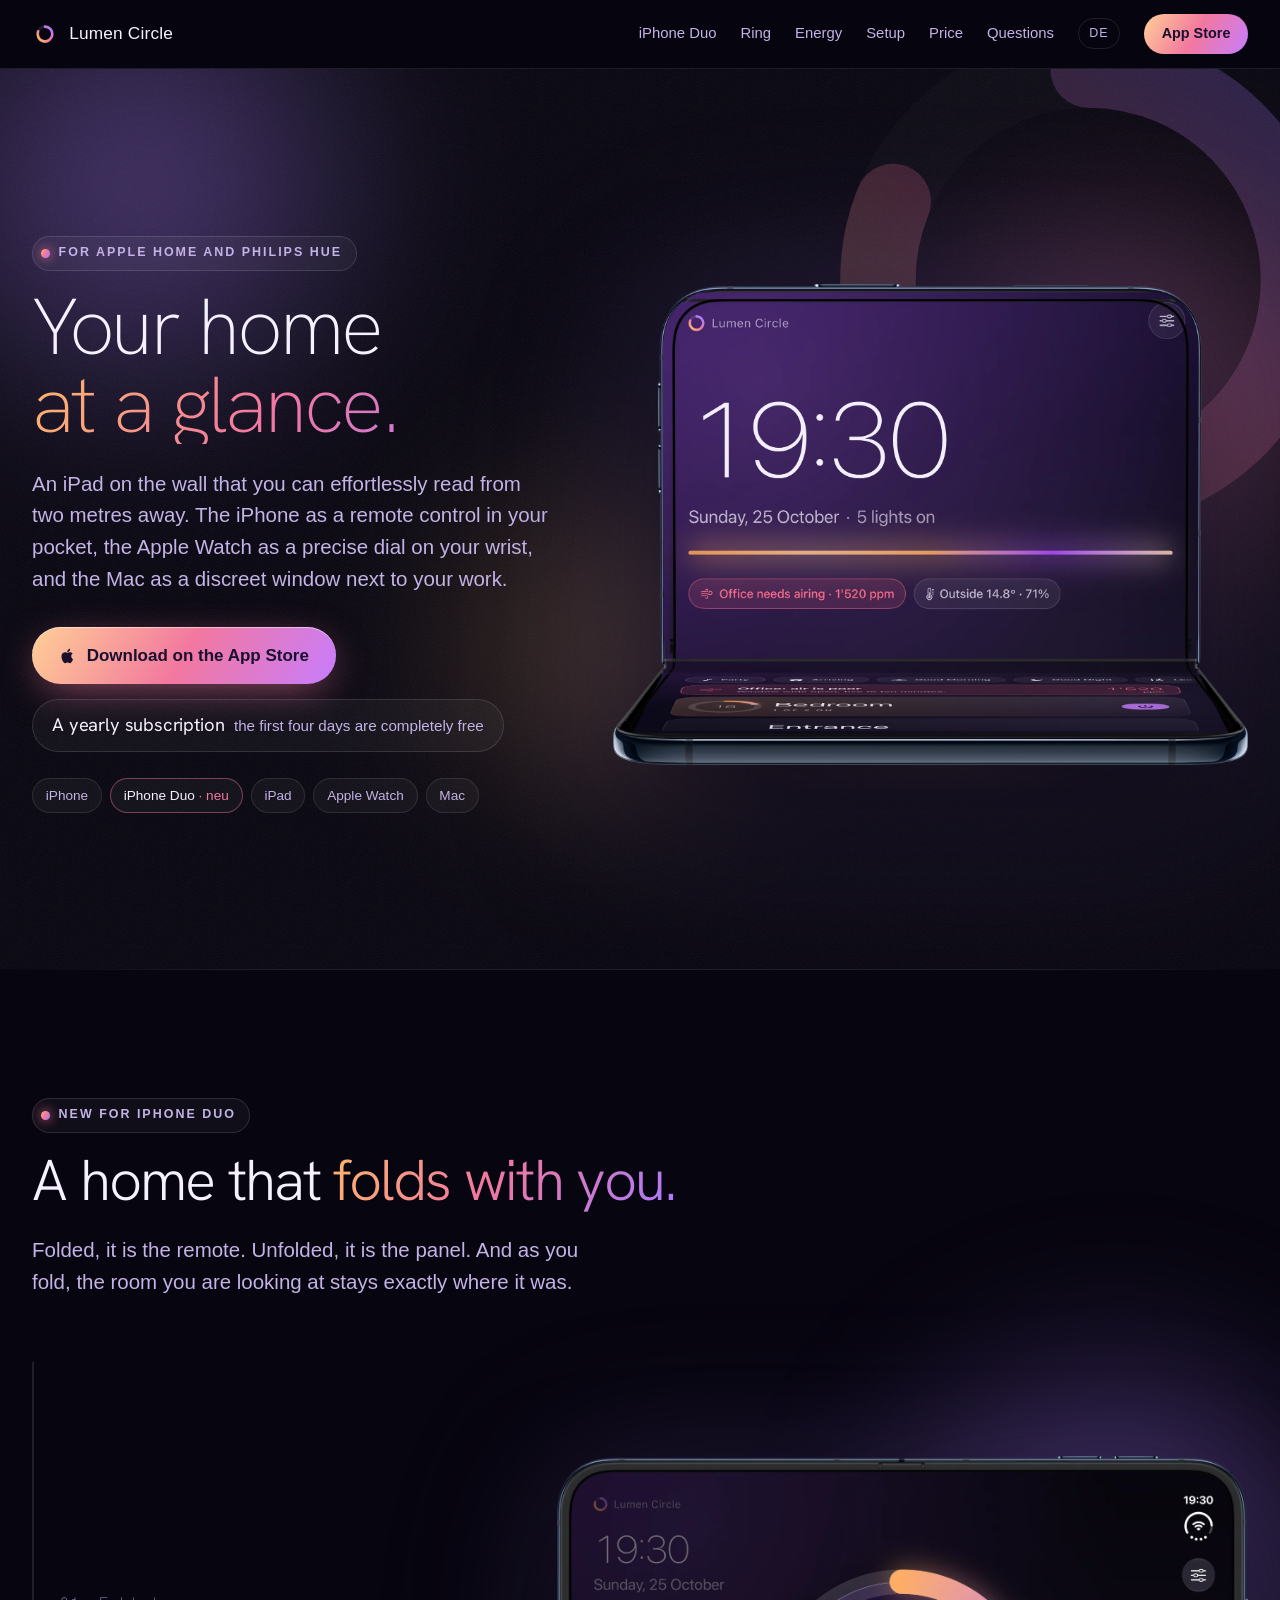
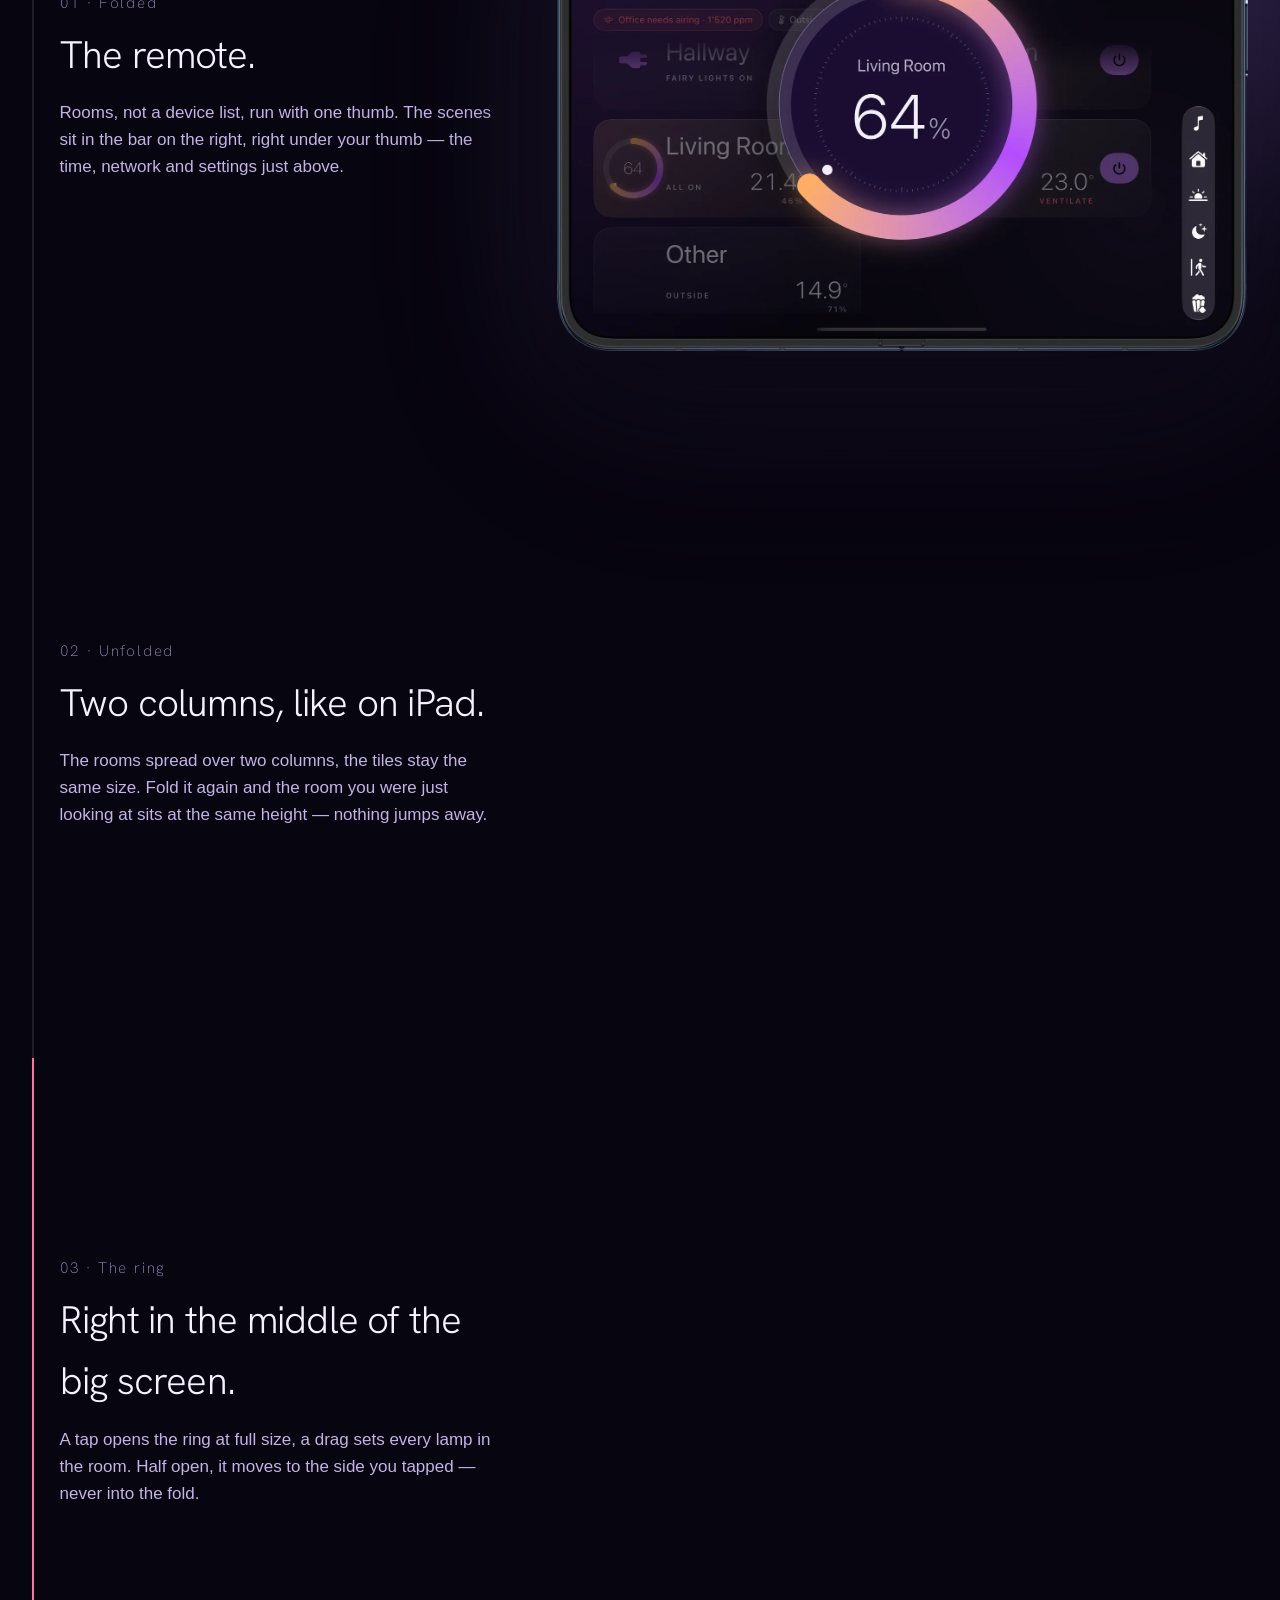
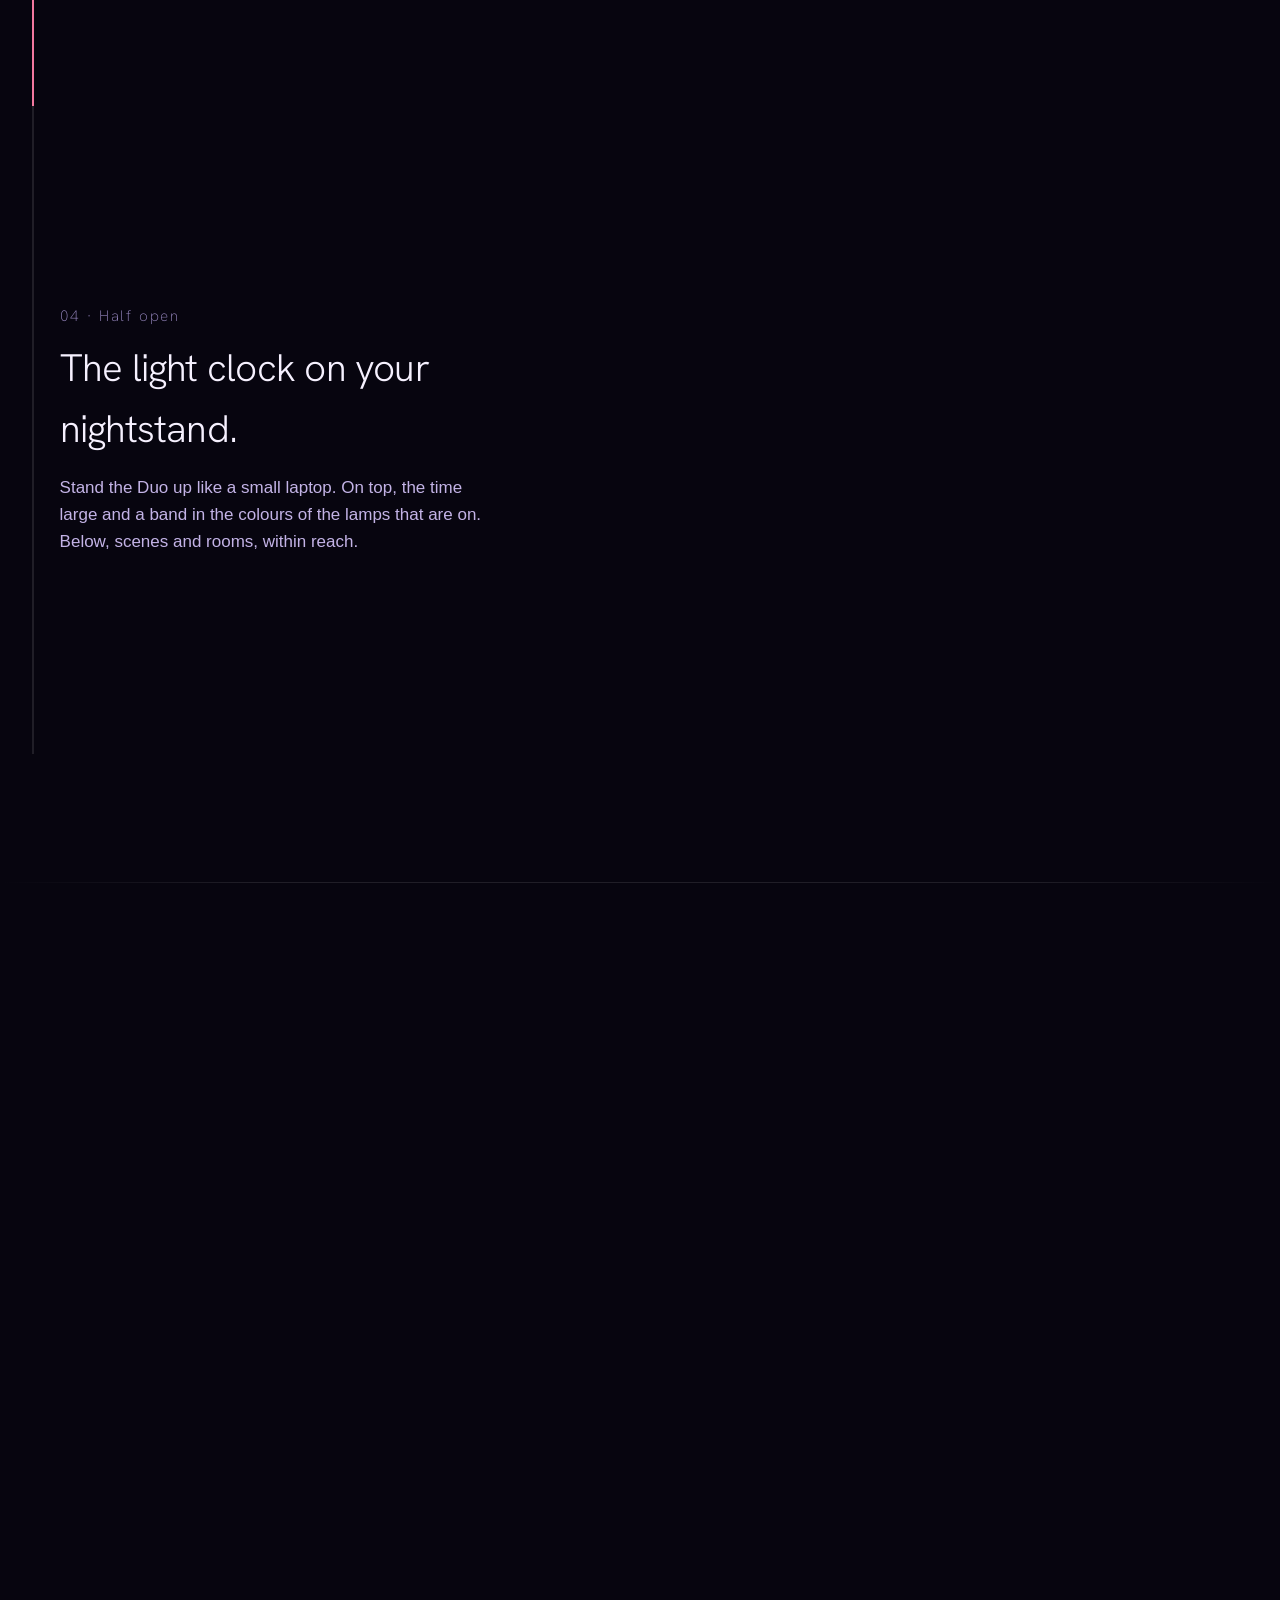
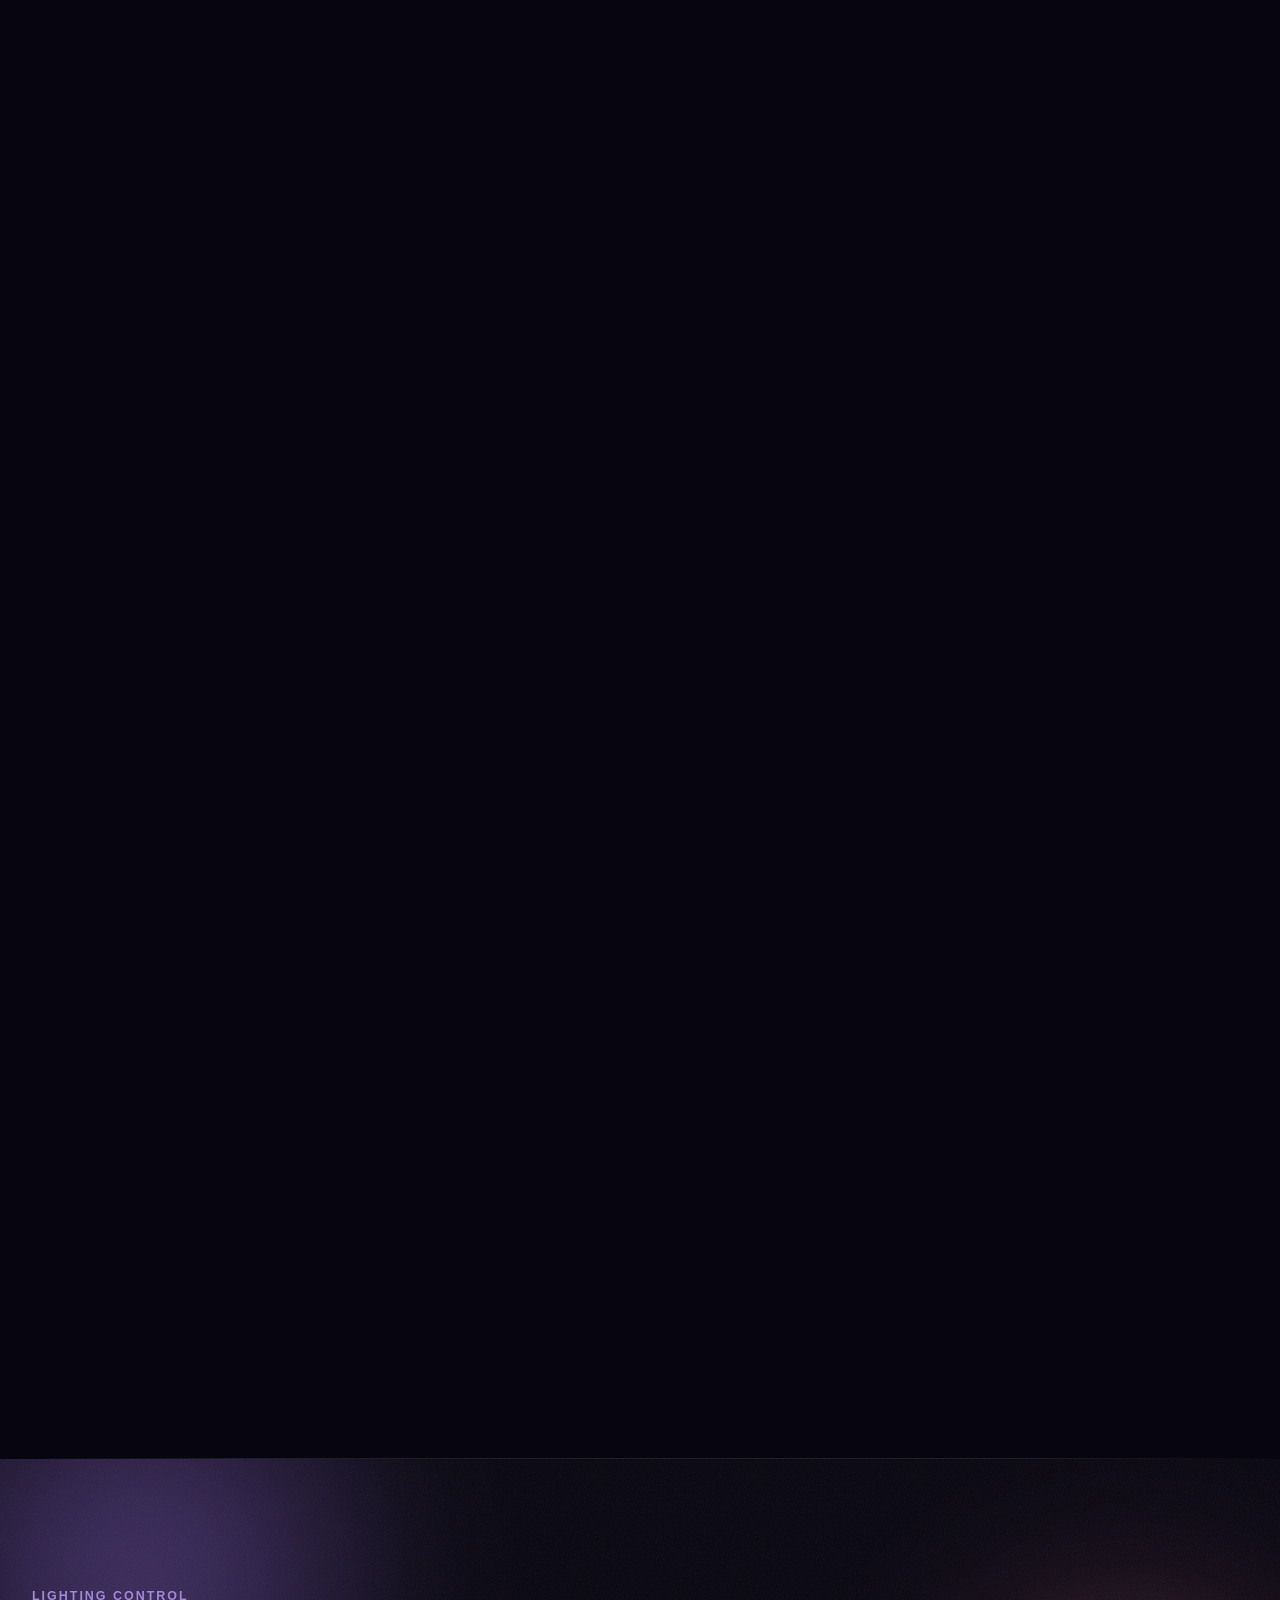
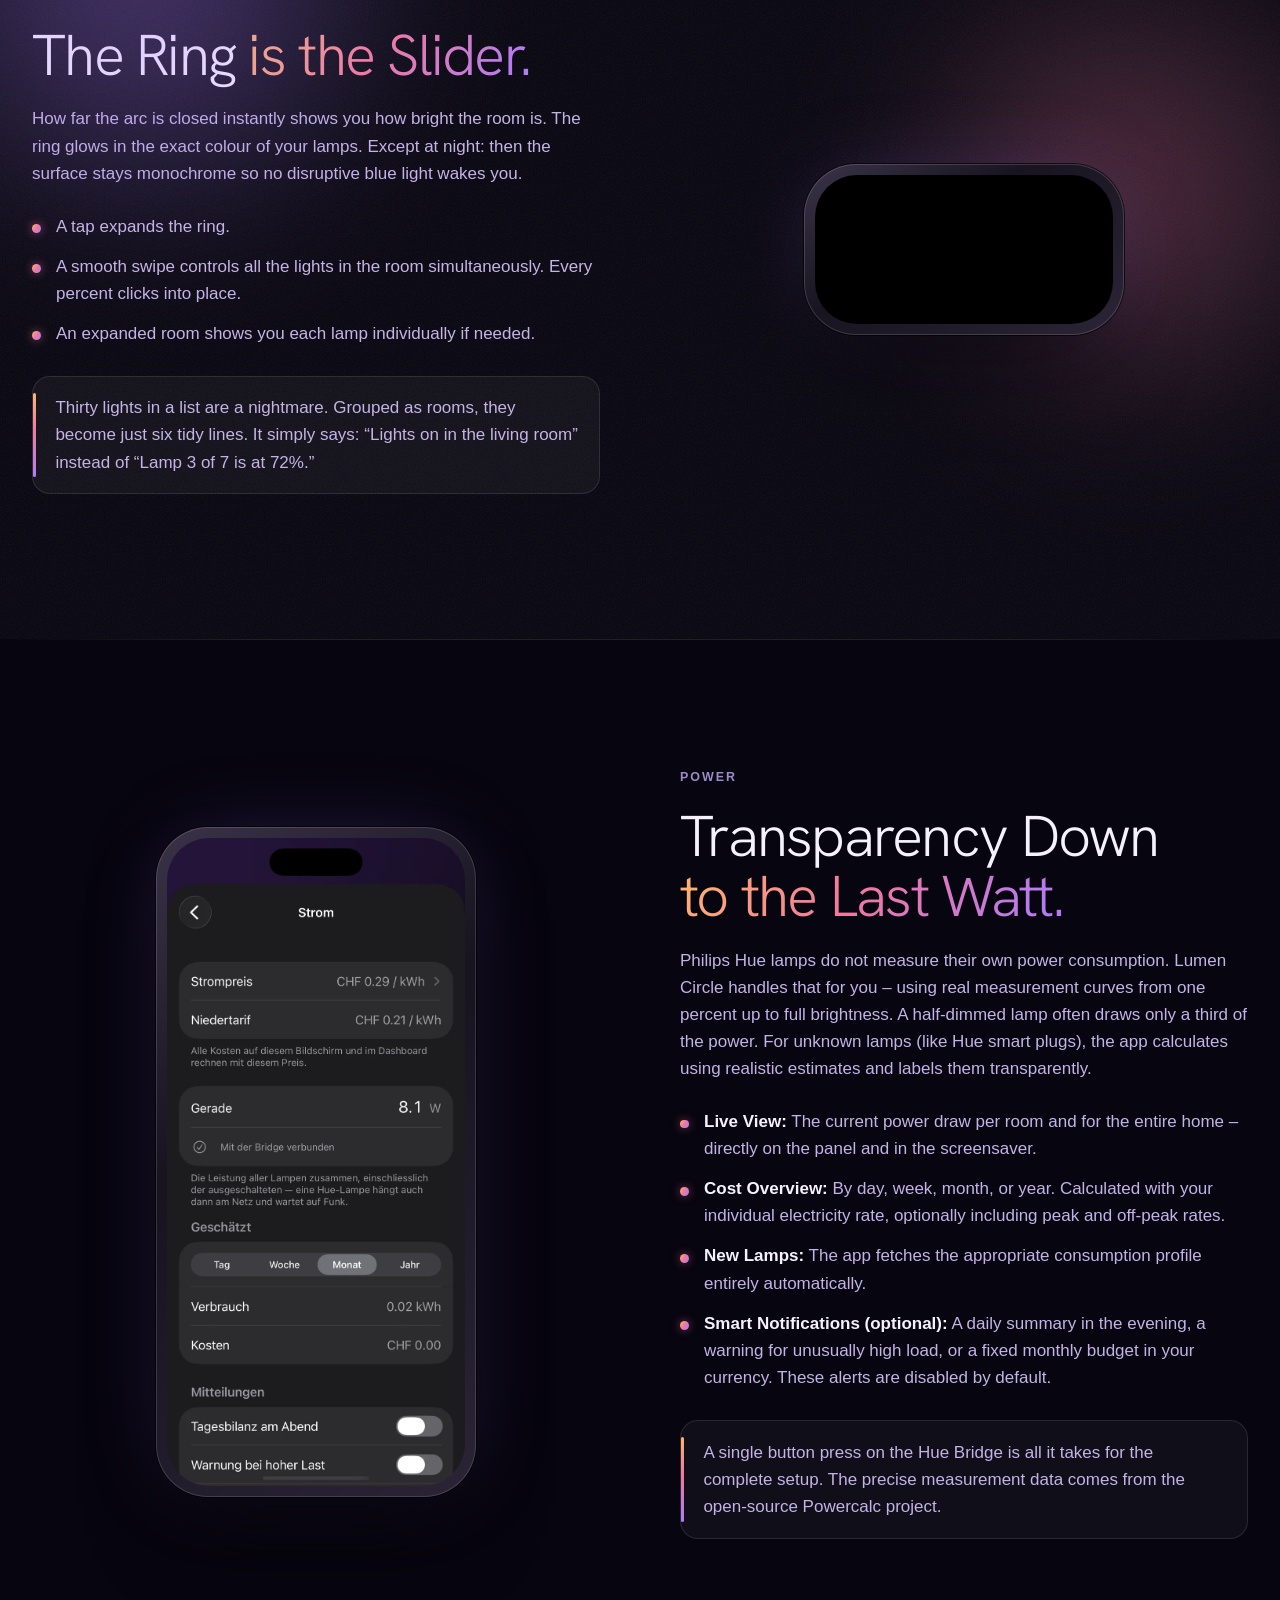
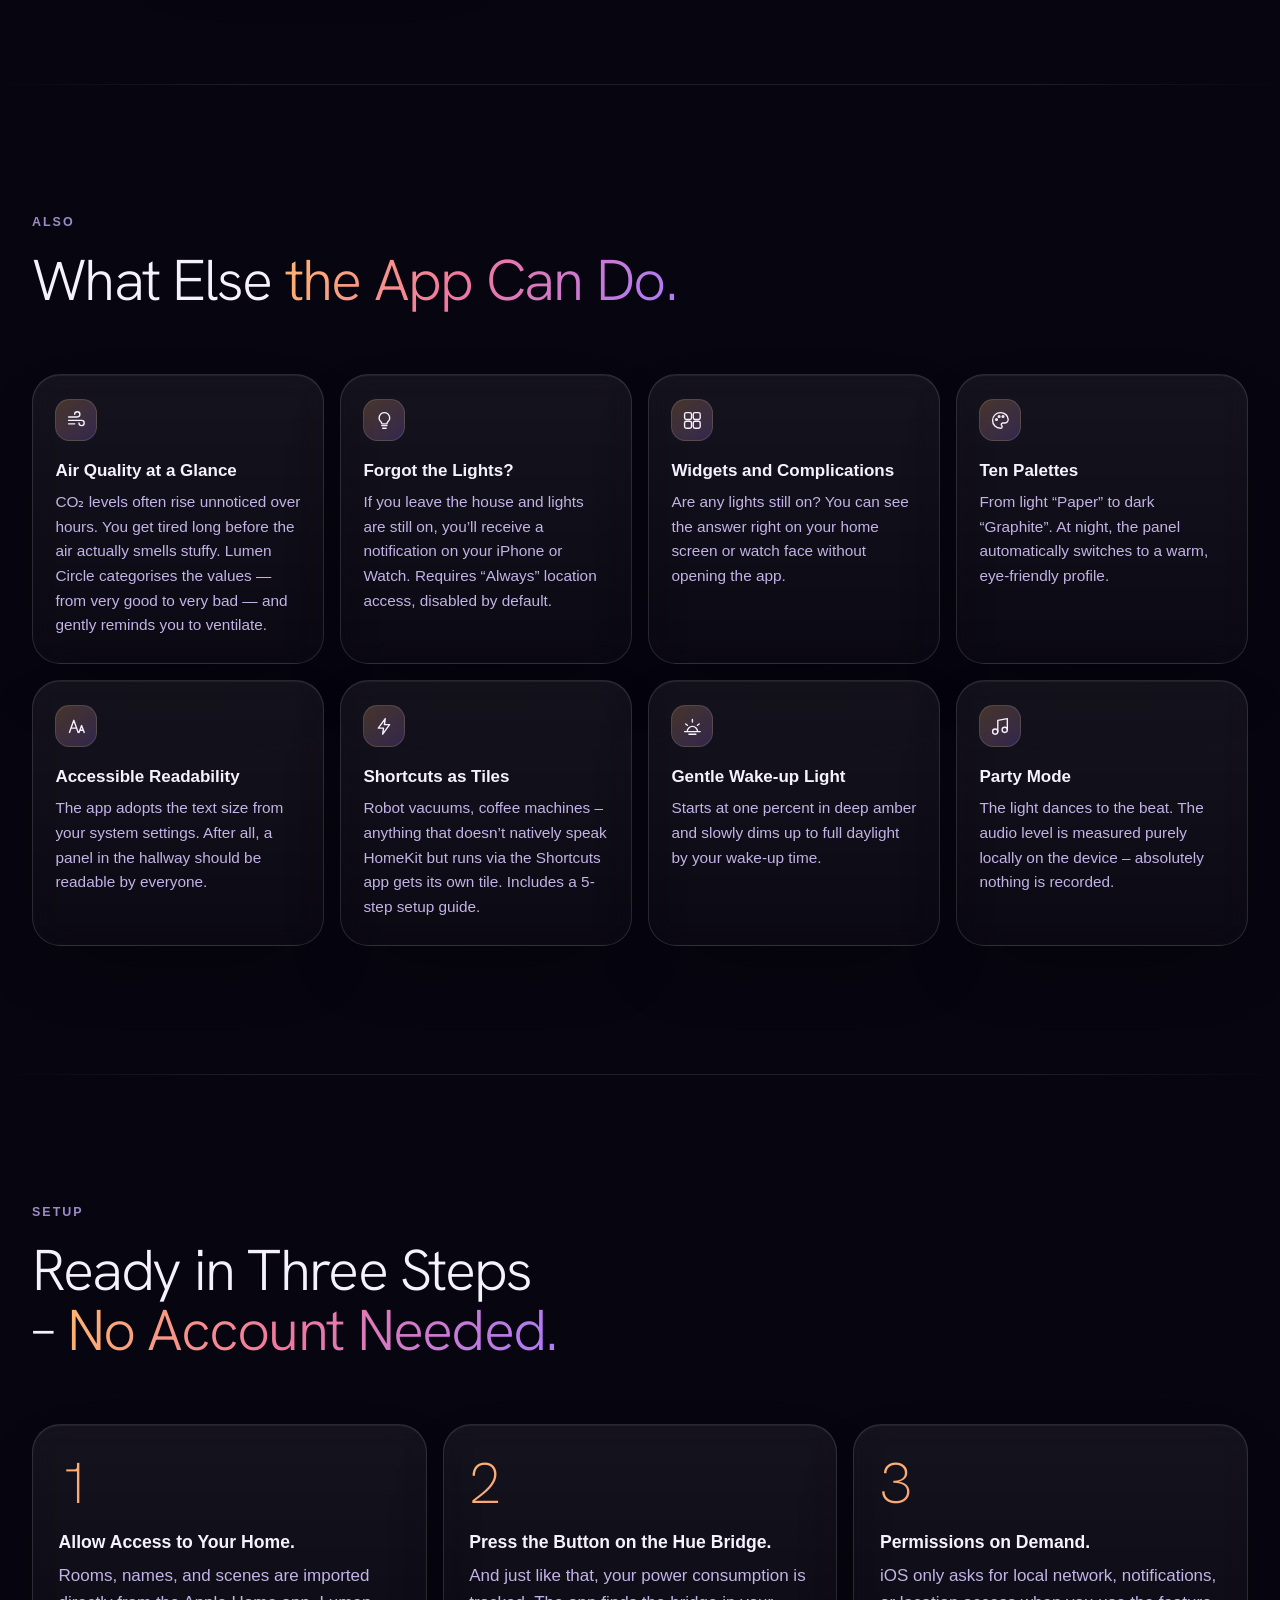
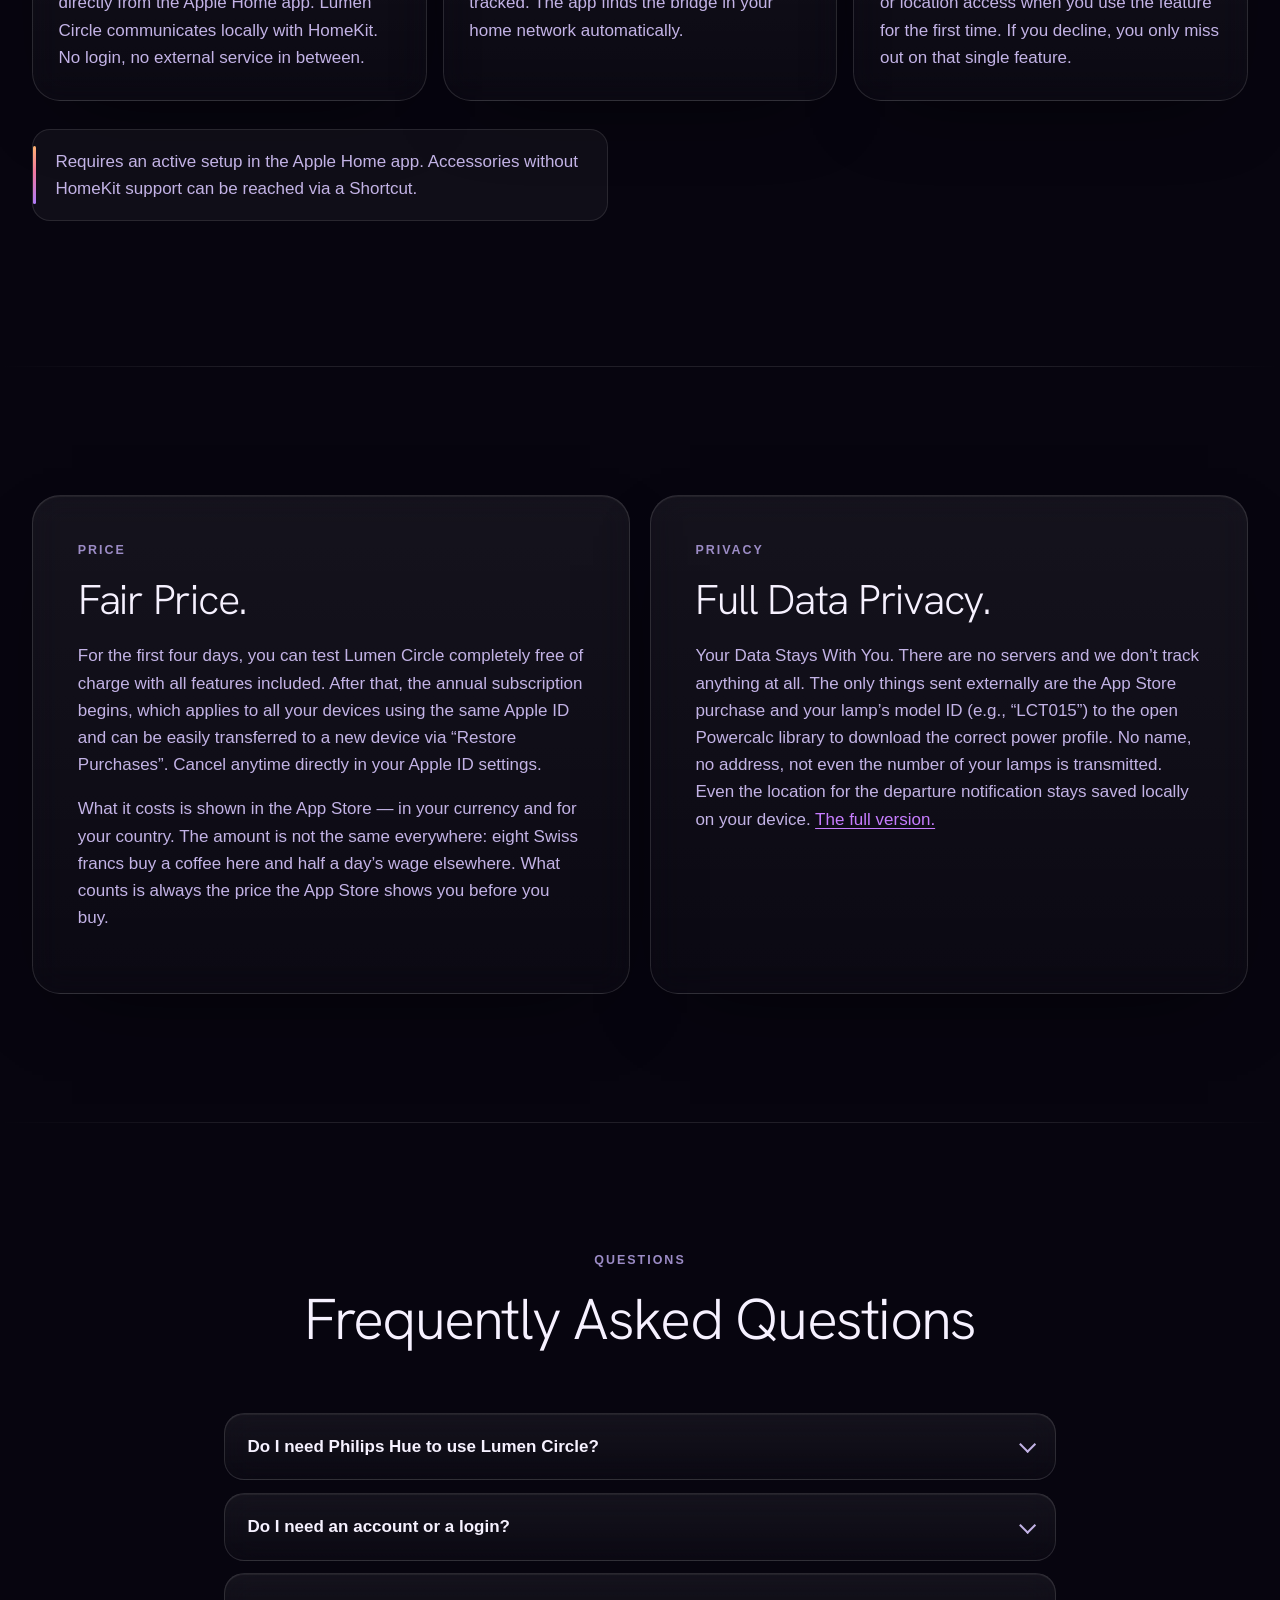
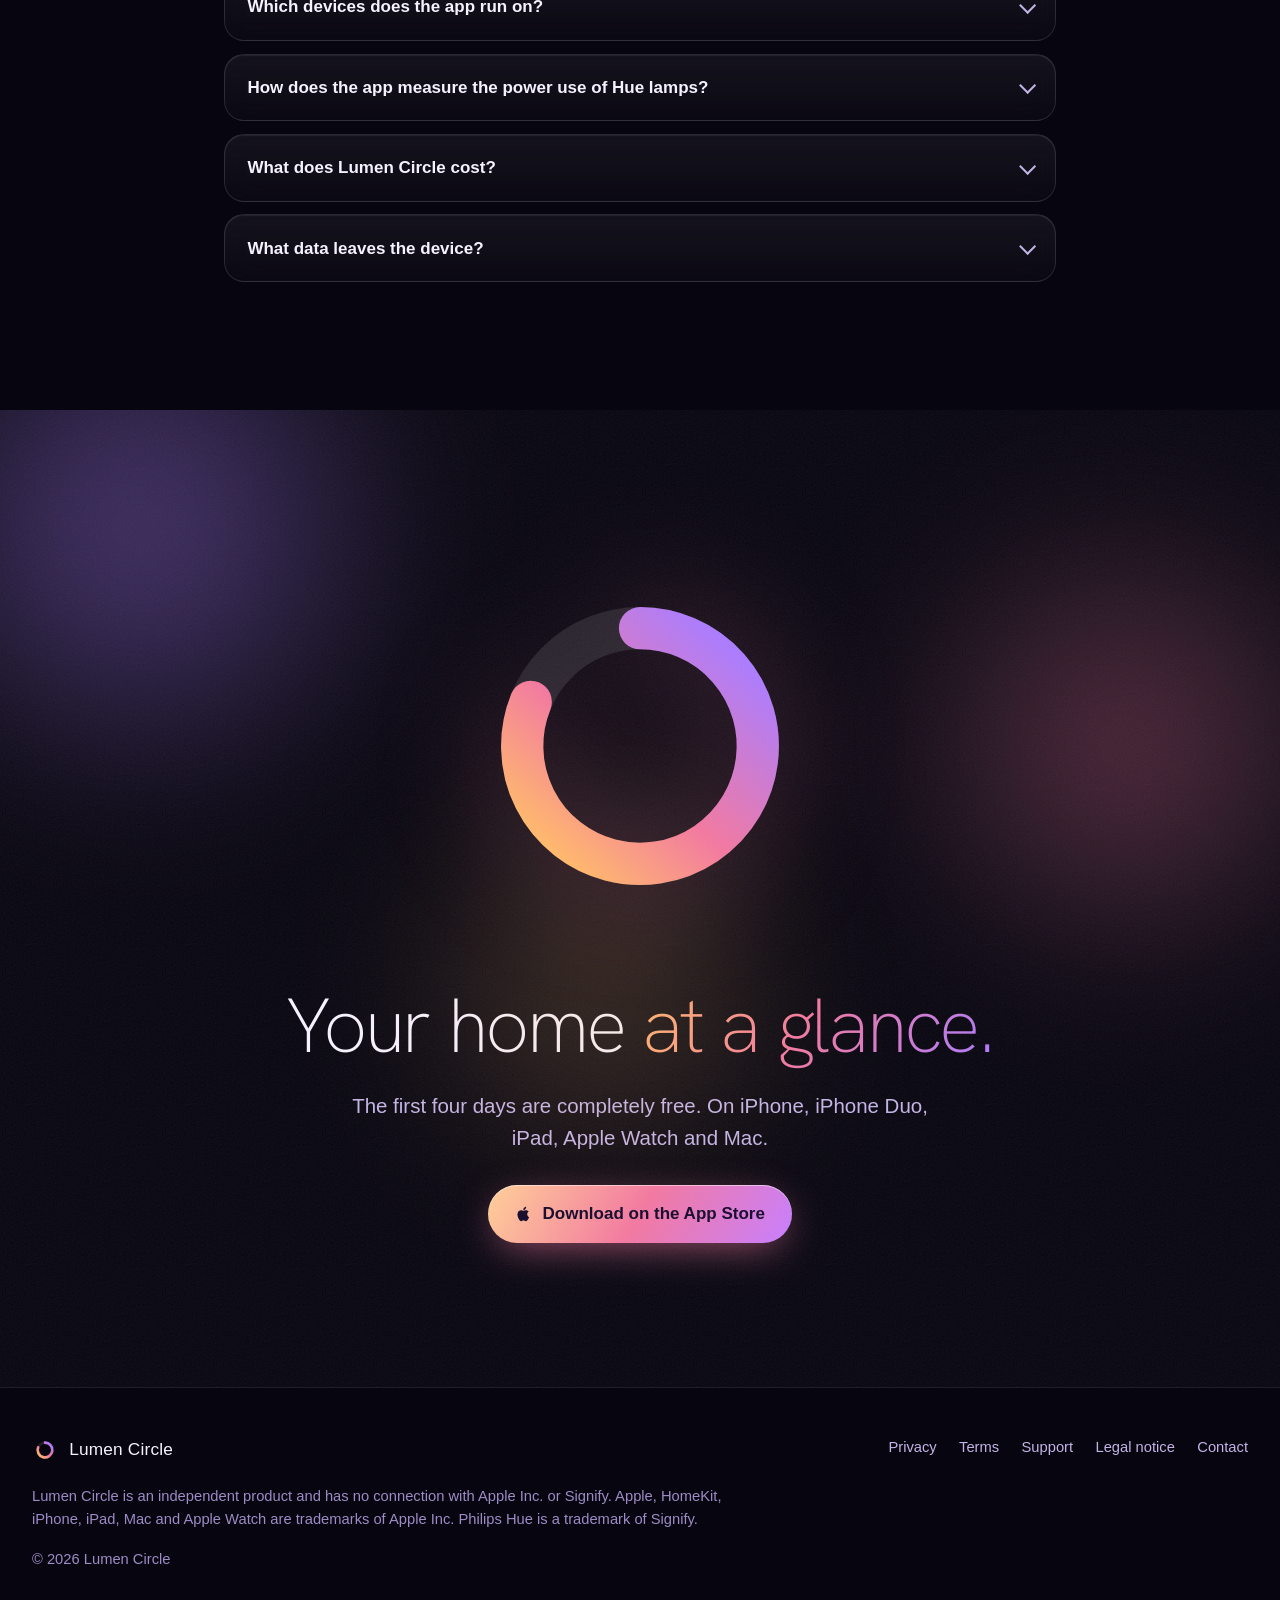
<file: en/index.html>
<!doctype html>
<html lang="en">
<head>
<meta charset="utf-8">
<meta name="viewport" content="width=device-width, initial-scale=1, viewport-fit=cover">
<title>Lumen Circle — your home at a glance</title>
<meta name="description" content="Wall panel for Apple Home and Philips Hue: rooms instead of devices, light on a ring, live Hue power use. For iPad, iPhone, iPhone Duo, Apple Watch and Mac. Four days free.">
<meta property="og:title" content="Lumen Circle — your home at a glance">
<meta property="og:description" content="Rooms, not devices. Light with one ring. The power your Hue lamps draw, live. For Apple Home and Philips Hue, on iPad, iPhone, iPhone Duo, Apple Watch and Mac.">
<meta property="og:type" content="website">
<meta property="og:url" content="https://lumencircle.ch/en/">
<meta property="og:image" content="https://lumencircle.ch/assets/og-en.jpg">
<meta property="og:site_name" content="Lumen Circle">
<meta property="og:locale" content="en_US">
<meta property="og:locale:alternate" content="de_CH">
<meta property="og:image:alt" content="Lumen Circle on iPhone Duo, half open like a small laptop: the time large on top with a band in the colours of the lamps, scenes and rooms below.">
<meta property="og:image:width" content="1200">
<meta property="og:image:height" content="630">
<meta name="twitter:card" content="summary_large_image">
<meta name="twitter:title" content="Lumen Circle — your home at a glance">
<meta name="twitter:description" content="Rooms, not devices. Light with one ring. The power your Hue lamps draw, live. For Apple Home and Philips Hue, on iPad, iPhone, iPhone Duo, Apple Watch and Mac.">
<meta name="twitter:image" content="https://lumencircle.ch/assets/og-en.jpg">
<meta name="apple-itunes-app" content="app-id=6808305525">
<meta name="theme-color" content="#07050f">
<meta name="color-scheme" content="dark">
<link rel="icon" href="../assets/favicon.svg" type="image/svg+xml">
<link rel="apple-touch-icon" href="../assets/apple-touch-icon.png">
<link rel="preconnect" href="https://fonts.googleapis.com">
<link rel="preconnect" href="https://fonts.gstatic.com" crossorigin>
<link rel="stylesheet" href="https://fonts.googleapis.com/css2?family=Hanken+Grotesk:wght@200;300;400&display=swap">
<link rel="alternate" hreflang="de" href="https://lumencircle.ch/">
<link rel="alternate" hreflang="en" href="https://lumencircle.ch/en/">
<link rel="alternate" hreflang="x-default" href="https://lumencircle.ch/">
<link rel="canonical" href="https://lumencircle.ch/en/">
<link rel="preload" as="image" href="../assets/duo-tisch-en.webp" type="image/webp">
<link rel="stylesheet" href="../styles.css?v=2026-10-25b">
<script>document.documentElement.classList.add("js")</script>
<script type="application/ld+json">
{
 "@context": "https://schema.org",
 "@type": "SoftwareApplication",
 "name": "Lumen Circle",
 "applicationCategory": "LifestyleApplication",
 "applicationSubCategory": "Smart Home",
 "operatingSystem": "iOS 26, iPadOS 26, macOS 26, watchOS 26",
 "url": "https://lumencircle.ch/en/",
 "downloadUrl": "https://apps.apple.com/app/id6808305525",
 "installUrl": "https://apps.apple.com/app/id6808305525",
 "inLanguage": [
  "de",
  "en"
 ],
 "image": "https://lumencircle.ch/assets/og-en.jpg",
 "screenshot": [
  "https://lumencircle.ch/assets/duo-tisch-en.webp",
  "https://lumencircle.ch/assets/ipad-en.webp",
  "https://lumencircle.ch/assets/iphone-en.webp",
  "https://lumencircle.ch/assets/strom.webp"
 ],
 "featureList": [
  "Wall panel for Apple Home on the iPad",
  "Rooms instead of devices, controlled with one ring",
  "Power use and running cost of Philips Hue lamps",
  "Scenes, shortcuts and a wake light",
  "Made for iPhone Duo: folded, unfolded and half open",
  "Runs without an account and without third-party servers"
 ],
 "isAccessibleForFree": false,
 "publisher": {
  "@type": "Organization",
  "name": "Lumen Circle",
  "url": "https://lumencircle.ch/"
 }
}
</script>
<script type="application/ld+json">
{
 "@context": "https://schema.org",
 "@type": "FAQPage",
 "mainEntity": [
  {
   "@type": "Question",
   "name": "Do I need Philips Hue to use Lumen Circle?",
   "acceptedAnswer": {
    "@type": "Answer",
    "text": "No. Lumen Circle shows and controls everything in your Apple Home app — lights, outlets, sensors. A Hue Bridge is only needed for the energy meter, because Hue lamps do not report their own consumption."
   }
  },
  {
   "@type": "Question",
   "name": "Do I need an account or a login?",
   "acceptedAnswer": {
    "@type": "Answer",
    "text": "No. There is no sign-in and no server. The app talks directly to HomeKit and to your own Hue Bridge on your network."
   }
  },
  {
   "@type": "Question",
   "name": "Which devices does the app run on?",
   "acceptedAnswer": {
    "@type": "Answer",
    "text": "iPhone, iPad, Apple Watch and Mac — one subscription covers all four. It requires iOS, iPadOS and macOS 26 or later. On iPhone Duo the app uses both displays."
   }
  },
  {
   "@type": "Question",
   "name": "How does the app measure the power use of Hue lamps?",
   "acceptedAnswer": {
    "@type": "Answer",
    "text": "From the model, on/off state, brightness and colour, using real measurement curves from one per cent up to full brightness. The figures come from the open Powercalc project. For lamps without a curve the app uses estimates and marks them as such."
   }
  },
  {
   "@type": "Question",
   "name": "What does Lumen Circle cost?",
   "acceptedAnswer": {
    "@type": "Answer",
    "text": "A yearly subscription, with the first four days free. What it costs where you live is shown by the App Store — the price depends on the country."
   }
  },
  {
   "@type": "Question",
   "name": "What data leaves the device?",
   "acceptedAnswer": {
    "@type": "Answer",
    "text": "Almost none. No account, no advertising, no analytics. The only things that go out are the App Store purchase and your lamp's model identifier, used to load the right power profile."
   }
  }
 ]
}
</script>
</head>
<body>

<svg width="0" height="0" style="position:absolute" aria-hidden="true">
  <defs>
    <linearGradient id="arc" x1="0.12" y1="0.94" x2="0.9" y2="0.08">
      <stop offset="0" stop-color="#FFB86B"/>
      <stop offset="0.42" stop-color="#F2789F"/>
      <stop offset="1" stop-color="#A97BFF"/>
    </linearGradient>
    <symbol id="ring" viewBox="0 0 1024 1024">
      <circle cx="512" cy="512" r="290" fill="none" stroke="#fff" stroke-opacity="0.10" stroke-width="104"/>
      <path d="M 512 222 A 290 290 0 1 1 243.1 403.4" fill="none" stroke="url(#arc)" stroke-width="104" stroke-linecap="round"/>
    </symbol>
    <symbol id="apfel" viewBox="0 0 24 24"><path fill="currentColor" d="M16.4 12.6c0-2.4 2-3.6 2.1-3.7-1.1-1.7-2.9-1.9-3.5-1.9-1.5-.2-2.9.9-3.7.9-.8 0-1.9-.9-3.2-.8-1.6 0-3.1 1-4 2.4-1.7 3-.4 7.4 1.2 9.8.8 1.2 1.8 2.5 3 2.4 1.2 0 1.7-.8 3.1-.8 1.5 0 1.9.8 3.2.8 1.3 0 2.2-1.2 3-2.4.9-1.4 1.3-2.7 1.3-2.8 0 0-2.5-1-2.5-3.9zM14 5.3c.7-.8 1.1-1.9 1-3-1 0-2.1.7-2.8 1.5-.6.7-1.2 1.8-1 2.9 1 .1 2.1-.6 2.8-1.4z"/></symbol>
  </defs>
</svg>

<header class="top">
  <div class="wrap">
    <a class="brand" href="#">
      <svg class="mark" aria-hidden="true"><use href="#ring"/></svg>
      <span>Lumen Circle</span>
    </a>
    <nav aria-label="Page">
      <a href="#duo">iPhone Duo</a>
      <a href="#regler">Ring</a>
      <a href="#strom">Energy</a>
      <a href="#einrichten">Setup</a>
      <a href="#preis">Price</a>
      <a href="#fragen">Questions</a>
      <a class="lang" href="../" hreflang="de" lang="de">DE</a>
      <a class="store klein" href="https://apps.apple.com/app/id6808305525">App Store</a>
    </nav>
  </div>
</header>

<main>

<section class="hero korn" aria-labelledby="titel">
  <div class="licht" aria-hidden="true"><i></i><i></i><i></i></div>
  <svg class="hero-ring" aria-hidden="true"><use href="#ring"/></svg>
  <div class="wrap">
    <div>
      <p class="eyebrow badge zeigen">For Apple Home and Philips Hue</p>
      <h1 id="titel" class="zeigen"><span class="zeile">Your home</span> <span class="zeile glow">at a glance.</span></h1>
      <p class="lede zeigen spaet">
        An iPad on the wall that you can effortlessly read from two metres
        away. The iPhone as a remote control in your pocket, the Apple Watch as
        a precise dial on your wrist, and the Mac as a discreet window next to
        your work.
      </p>
      <div class="store-zeile zeigen spaeter">
        <a class="store" href="https://apps.apple.com/app/id6808305525">
          <svg aria-hidden="true"><use href="#apfel"/></svg>Download on the App Store
        </a>
        <p class="price">
          <strong>A yearly subscription</strong>
          <span>the first four days are completely free</span>
        </p>
      </div>
      <ul class="geraete-liste zeigen spaeter" aria-label="Runs on">
        <li>iPhone</li>
        <li class="neu">iPhone Duo</li>
        <li>iPad</li>
        <li>Apple Watch</li>
        <li>Mac</li>
      </ul>
    </div>
    <figure class="hero-geraet zeigen spaet">
      <img src="../assets/duo-tisch-en.webp" width="1800" height="1361" fetchpriority="high"
           alt="Lumen Circle on iPhone Duo, half open like a small laptop: the time 19:30 large on top with a glowing band in the colours of the lamps that are on, the scenes and rooms below.">
    </figure>
  </div>
</section>

<hr class="trenner">

<section class="section duo" id="duo" aria-labelledby="duo-titel">
  <div class="licht" aria-hidden="true"><i></i></div>
  <div class="wrap">
    <div class="kopf zeigen">
      <p class="eyebrow badge">New for iPhone Duo</p>
      <h2 id="duo-titel">A home that <span class="glow">folds with you.</span></h2>
      <p class="lede">
        Folded, it is the remote. Unfolded, it is the panel. And as you fold,
        the room you are looking at stays exactly where it was.
      </p>
    </div>

    <div class="duo-buehne">
      <div class="duo-schritte">
        <article class="schritt glas ist-aktiv">
          <p class="nummer">01 · Folded</p>
          <h3>The remote.</h3>
          <p>
            Rooms, not a device list, run with one thumb. The scenes sit in
            the bar on the right, right under your thumb — the time, network
            and settings just above.
          </p>
          <div class="schritt-bild"><img class="hoch" src="../assets/duo-zu-en.webp" width="1100" height="1536" loading="lazy" alt="The folded iPhone Duo: the rooms with their light rings on the left, the time, settings and the scenes as symbols in the bar on the right."></div>
        </article>
        <article class="schritt glas">
          <p class="nummer">02 · Unfolded</p>
          <h3>Two columns, like on iPad.</h3>
          <p>
            The rooms spread over two columns, the tiles stay the same size.
            Fold it again and the room you were just looking at sits at the
            same height — nothing jumps away.
          </p>
          <div class="schritt-bild"><img src="../assets/duo-offen-en.webp" width="1800" height="1290" loading="lazy" alt="The unfolded iPhone Duo in landscape: the rooms in two columns, on the right the bar with the time, settings and scenes."></div>
        </article>
        <article class="schritt glas">
          <p class="nummer">03 · The ring</p>
          <h3>Right in the middle of the big screen.</h3>
          <p>
            A tap opens the ring at full size, a drag sets every lamp in the
            room. Half open, it moves to the side you tapped — never into the
            fold.
          </p>
          <div class="schritt-bild"><img src="../assets/duo-ring-en.webp" width="1600" height="1147" loading="lazy" alt="On the unfolded iPhone Duo the living room ring is open at full size: 64 percent, the arc glowing from peach through rose to violet."></div>
        </article>
        <article class="schritt glas">
          <p class="nummer">04 · Half open</p>
          <h3>The light clock on your nightstand.</h3>
          <p>
            Stand the Duo up like a small laptop. On top, the time large and a
            band in the colours of the lamps that are on. Below, scenes and
            rooms, within reach.
          </p>
          <div class="schritt-bild"><img src="../assets/duo-tisch-en.webp" width="1800" height="1361" loading="lazy" alt="The iPhone Duo half open: the time and light band on top, scenes and rooms below."></div>
        </article>
      </div>
      <div class="duo-geraet" aria-hidden="true">
        <figure class="ist-aktiv"><img src="../assets/duo-zu-en.webp" width="1100" height="1536" alt=""></figure>
        <figure><img src="../assets/duo-offen-en.webp" width="1800" height="1290" alt="" loading="lazy"></figure>
        <figure><img src="../assets/duo-ring-en.webp" width="1600" height="1147" alt="" loading="lazy"></figure>
        <figure><img src="../assets/duo-tisch-en.webp" width="1800" height="1361" alt=""></figure>
      </div>
    </div>
  </div>
</section>

<hr class="trenner">

<section class="section" aria-labelledby="geraete">
  <div class="wrap">
    <div class="kopf zeigen">
      <p class="eyebrow">Four Devices, One Home</p>
      <h2 id="geraete">Each device does exactly <span class="glow">what it does best.</span></h2>
    </div>
    <div class="bento">
      <article class="kachel glas gross zeigen">
        <div>
          <p class="eyebrow">iPad</p>
          <h3>The Wall Panel</h3>
        </div>
        <p>
          Runs 24/7. It shows you rooms instead of countless individual
          devices, plus temperature, air quality, and the current power
          consumption of your lights. After a minute without interaction, the
          panel transforms into a calm display: you see the time, date, and the
          status of your rooms. If you have an outdoor sensor, the temperature
          appears right below the time. If a power meter is running, you see the
          current load. Nothing burns into the screen, and nothing glares at
          night.
        </p>
        <div class="bild">
          <div class="stapel">
            <div class="device tablet rahmen tablet hinten">
              <img src="../assets/ipad-ruhe-en.webp" width="1032" height="1376" loading="lazy"
                   alt="The same iPad after a minute without a touch: a large clock, the date, the outdoor temperature, temperature and air per room, and where a light is still on.">
            </div>
            <div class="device tablet rahmen tablet vorne">
              <img src="../assets/ipad-en.webp" width="1032" height="1376" loading="lazy"
                 alt="Lumen Circle on an iPad: a large clock at 19:30, the scenes, below them the rooms with their light rings, temperature and air per room.">
            </div>
          </div>
        </div>
      </article>
      <article class="kachel glas mittel zeigen spaet">
        <div>
          <p class="eyebrow">iPhone</p>
          <h3>The Remote Control</h3>
        </div>
        <p>
          The same familiar view right in your hand. A quick tap opens the
          control ring, a swipe dims the light for the entire room. And if you
          leave while the lights are still on, a short notification reminds you.
        </p>
        <div class="bild">
          <div class="device phone rahmen phone" style="max-width:250px">
            <img src="../assets/iphone-en.webp" width="660" height="1435" loading="lazy"
                 alt="The iPhone dashboard: the time, scenes, the status line, below them the rooms with their light rings.">
          </div>
        </div>
      </article>
      <article class="kachel glas mittel zeigen spaeter">
        <div class="zwei">
          <div>
            <p class="eyebrow">Apple Watch</p>
            <h3>The Dial</h3>
            <p>
              The ring fills the entire display, the Digital Crown becomes the
              dimmer. Every step clicks noticeably – one percent per click. No
              tedious aiming with your thumb, no finger covering half the screen. A
              glance at the watch face is enough to see if a light is still on
              anywhere.
            </p>
          </div>
          <div class="device rahmen uhr">
            <img src="../assets/watch-regler-en.webp" width="422" height="514" loading="lazy"
                 alt="The Apple Watch as a dial: the ring fills the display, with the room's brightness inside.">
          </div>
        </div>
      </article>
      <article class="kachel glas breit zeigen">
        <div>
          <p class="eyebrow">Mac</p>
          <h3>The Window</h3>
          <p>
            The same app as a handy window on your desk or in the kitchen. It
            communicates directly with HomeKit on your Mac – you don’t need an
            iPhone lying next to it.
          </p>
        </div>
        <div class="bild">
          <div class="device rahmen mac">
            <img src="../assets/mac.webp" width="1280" height="800" loading="lazy"
                 alt="Lumen Circle on the Mac: a window with a large clock, the scenes, and below them the rooms with their light rings.">
          </div>
        </div>
      </article>
    </div>
  </div>
</section>

<hr class="trenner">

<section class="section korn" id="regler" aria-labelledby="ring-titel">
  <div class="licht" aria-hidden="true"><i></i><i></i></div>
  <div class="wrap two">
    <div class="zeigen">
      <p class="eyebrow">Lighting Control</p>
      <h2 id="ring-titel">The Ring <span class="glow">is the Slider.</span></h2>
      <p class="muted">
        How far the arc is closed instantly shows you how bright the room is.
        The ring glows in the exact colour of your lamps. Except at night: then
        the surface stays monochrome so no disruptive blue light wakes you.
      </p>
      <ul class="points">
        <li>A tap expands the ring.</li>
        <li>A smooth swipe controls all the lights in the room simultaneously. Every percent clicks into place.</li>
        <li>An expanded room shows you each lamp individually if needed.</li>
      </ul>
      <p class="note">
        Thirty lights in a list are a nightmare. Grouped as rooms, they become
        just six tidy lines. It simply says: “Lights on in the living room”
        instead of “Lamp 3 of 7 is at 72%.”
      </p>
    </div>
    <div class="device phone rahmen phone zeigen spaet">
      <video src="../assets/intro.mp4" width="1080" height="1920"
             autoplay muted loop playsinline preload="metadata"
             aria-label="A hand picks up an iPhone and dims the living-room light from 90 to 45 percent."></video>
    </div>
  </div>
</section>

<hr class="trenner">

<section class="section" id="strom" aria-labelledby="strom-titel">
  <div class="wrap two">
    <div class="device phone rahmen phone zeigen">
      <img src="../assets/strom.webp" width="759" height="1650" loading="lazy"
           alt="The Energy screen: electricity price with peak and off-peak rate, the current draw, consumption and costs for the month, below them the switches for alerts.">
    </div>
    <div class="zeigen spaet">
      <p class="eyebrow">Power</p>
      <h2 id="strom-titel">Transparency Down <span class="glow">to the Last Watt.</span></h2>
      <p class="muted">
        Philips Hue lamps do not measure their own power consumption. Lumen
        Circle handles that for you – using real measurement curves from one
        percent up to full brightness. A half-dimmed lamp often draws only a
        third of the power. For unknown lamps (like Hue smart plugs), the app
        calculates using realistic estimates and labels them transparently.
      </p>
      <ul class="points">
        <li><strong>Live View:</strong> The current power draw per room and for the entire home – directly on the panel and in the screensaver.</li>
        <li><strong>Cost Overview:</strong> By day, week, month, or year. Calculated with your individual electricity rate, optionally including peak and off-peak rates.</li>
        <li><strong>New Lamps:</strong> The app fetches the appropriate consumption profile entirely automatically.</li>
        <li><strong>Smart Notifications (optional):</strong> A daily summary in the evening, a warning for unusually high load, or a fixed monthly budget in your currency. These alerts are disabled by default.</li>
      </ul>
      <p class="note">
        A single button press on the Hue Bridge is all it takes for the complete
        setup. The precise measurement data comes from the open-source Powercalc
        project.
      </p>
    </div>
  </div>
</section>

<hr class="trenner">

<section class="section" aria-labelledby="mehr">
  <div class="wrap">
    <div class="kopf zeigen">
      <p class="eyebrow">Also</p>
      <h2 id="mehr">What Else <span class="glow">the App Can Do.</span></h2>
    </div>
    <dl class="features">
      <div class="glas zeigen">
        <span class="zeichen" aria-hidden="true"><svg viewBox="0 0 24 24"><path d="M3 8h10a3 3 0 1 0-3-3M3 12h15a3 3 0 1 1-3 3M3 16h7"/></svg></span>
        <dt>Air Quality at a Glance</dt>
        <dd>CO₂ levels often rise unnoticed over hours. You get tired long before the air actually smells stuffy. Lumen Circle categorises the values — from very good to very bad — and gently reminds you to ventilate.</dd>
      </div>
      <div class="glas zeigen spaet">
        <span class="zeichen" aria-hidden="true"><svg viewBox="0 0 24 24"><path d="M9 18h6M10 21h4M12 3a6 6 0 0 0-4 10.5c.7.7 1 1.5 1 2.5h6c0-1 .3-1.8 1-2.5A6 6 0 0 0 12 3z"/></svg></span>
        <dt>Forgot the Lights?</dt>
        <dd>If you leave the house and lights are still on, you’ll receive a notification on your iPhone or Watch. Requires “Always” location access, disabled by default.</dd>
      </div>
      <div class="glas zeigen spaeter">
        <span class="zeichen" aria-hidden="true"><svg viewBox="0 0 24 24"><rect x="3" y="3" width="8" height="8" rx="2"/><rect x="13" y="3" width="8" height="8" rx="2"/><rect x="3" y="13" width="8" height="8" rx="2"/><rect x="13" y="13" width="8" height="8" rx="2"/></svg></span>
        <dt>Widgets and Complications</dt>
        <dd>Are any lights still on? You can see the answer right on your home screen or watch face without opening the app.</dd>
      </div>
      <div class="glas zeigen">
        <span class="zeichen" aria-hidden="true"><svg viewBox="0 0 24 24"><path d="M12 3a9 9 0 1 0 0 18c1.2 0 2-.8 2-1.8 0-.5-.2-.9-.5-1.2-.3-.3-.5-.7-.5-1.2 0-1 .8-1.8 1.8-1.8H17a4 4 0 0 0 4-4c0-4.4-4-8-9-8z"/><circle cx="7.5" cy="11" r="1"/><circle cx="10.5" cy="7.5" r="1"/><circle cx="15" cy="7.5" r="1"/></svg></span>
        <dt>Ten Palettes</dt>
        <dd>From light “Paper” to dark “Graphite”. At night, the panel automatically switches to a warm, eye-friendly profile.</dd>
      </div>
      <div class="glas zeigen spaet">
        <span class="zeichen" aria-hidden="true"><svg viewBox="0 0 24 24"><path d="M4 19 9 5l5 14M5.8 14h6.4M15 19l3-8 3 8M15.9 16.5h4.2"/></svg></span>
        <dt>Accessible Readability</dt>
        <dd>The app adopts the text size from your system settings. After all, a panel in the hallway should be readable by everyone.</dd>
      </div>
      <div class="glas zeigen spaeter">
        <span class="zeichen" aria-hidden="true"><svg viewBox="0 0 24 24"><path d="M13 3 5 14h6l-1 7 8-11h-6l1-7z"/></svg></span>
        <dt>Shortcuts as Tiles</dt>
        <dd>Robot vacuums, coffee machines – anything that doesn’t natively speak HomeKit but runs via the Shortcuts app gets its own tile. Includes a 5-step setup guide.</dd>
      </div>
      <div class="glas zeigen">
        <span class="zeichen" aria-hidden="true"><svg viewBox="0 0 24 24"><path d="M3 18h18M6 18a6 6 0 0 1 12 0M12 4v3M4.2 9.2l2 1.5M19.8 9.2l-2 1.5M8 21h8"/></svg></span>
        <dt>Gentle Wake-up Light</dt>
        <dd>Starts at one percent in deep amber and slowly dims up to full daylight by your wake-up time.</dd>
      </div>
      <div class="glas zeigen spaet">
        <span class="zeichen" aria-hidden="true"><svg viewBox="0 0 24 24"><path d="M9 18V5l11-2v13"/><circle cx="6" cy="18" r="3"/><circle cx="17" cy="16" r="3"/></svg></span>
        <dt>Party Mode</dt>
        <dd>The light dances to the beat. The audio level is measured purely locally on the device – absolutely nothing is recorded.</dd>
      </div>
    </dl>
  </div>
</section>

<hr class="trenner">

<section class="section" id="einrichten" aria-labelledby="einrichten-titel">
  <div class="wrap">
    <div class="kopf zeigen">
      <p class="eyebrow">Setup</p>
      <h2 id="einrichten-titel">Ready in Three Steps – <span class="glow">No Account Needed.</span></h2>
    </div>
    <ol class="steps">
      <li class="glas zeigen">
        <h3>Allow Access to Your Home.</h3>
        <p>Rooms, names, and scenes are imported directly from the Apple Home app. Lumen Circle communicates locally with HomeKit. No login, no external service in between.</p>
      </li>
      <li class="glas zeigen spaet">
        <h3>Press the Button on the Hue Bridge.</h3>
        <p>And just like that, your power consumption is tracked. The app finds the bridge in your home network automatically.</p>
      </li>
      <li class="glas zeigen spaeter">
        <h3>Permissions on Demand.</h3>
        <p>iOS only asks for local network, notifications, or location access when you use the feature for the first time. If you decline, you only miss out on that single feature.</p>
      </li>
    </ol>
    <p class="note zeigen">
      Requires an active setup in the Apple Home app. Accessories without
      HomeKit support can be reached via a Shortcut.
    </p>
  </div>
</section>

<hr class="trenner">

<div class="section" id="preis">
  <div class="wrap split">
    <section class="glas zeigen" aria-labelledby="preis-titel">
      <p class="eyebrow">Price</p>
      <h2 id="preis-titel">Fair Price.</h2>
      <p class="muted">
        For the first four days, you can test Lumen Circle completely free of
        charge with all features included. After that, the
        annual subscription begins, which applies to all your devices using the
        same Apple ID and can be easily transferred to a new device via
        “Restore Purchases”. Cancel anytime directly in your Apple ID settings.
      </p>
      <p class="muted">
        What it costs is shown in the App Store — in your currency and for your
        country. The amount is not the same everywhere: eight Swiss francs buy
        a coffee here and half a day’s wage elsewhere. What counts is always
        the price the App Store shows you before you buy.
      </p>
    </section>
    <section class="glas zeigen spaet" id="datenschutz" aria-labelledby="datenschutz-titel">
      <p class="eyebrow">Privacy</p>
      <h2 id="datenschutz-titel">Full Data Privacy.</h2>
      <p class="muted">
        Your Data Stays With You. There are no servers and we don’t track
        anything at all. The only things sent externally are the App Store
        purchase and your lamp’s model ID (e.g., “LCT015”) to the open Powercalc
        library to download the correct power profile. No name, no address, not
        even the number of your lamps is transmitted. Even the location for the
        departure notification stays saved locally on your device.
        <a href="privacy.html">The full version.</a>
      </p>
    </section>
  </div>
</div>

<hr class="trenner">

<section class="section" id="fragen" aria-labelledby="fragen-titel">
  <div class="wrap">
    <div class="kopf mitte zeigen">
      <p class="eyebrow">Questions</p>
      <h2 id="fragen-titel">Frequently Asked Questions</h2>
    </div>
    <div class="fragen">
      <details class="frage glas zeigen">
        <summary>Do I need Philips Hue to use Lumen Circle?</summary>
        <p>No. Lumen Circle shows and controls everything in your Apple Home app — lights, outlets, sensors. A Hue Bridge is only needed for the energy meter, because Hue lamps do not report their own consumption.</p>
      </details>
      <details class="frage glas zeigen">
        <summary>Do I need an account or a login?</summary>
        <p>No. There is no sign-in and no server. The app talks directly to HomeKit and to your own Hue Bridge on your network.</p>
      </details>
      <details class="frage glas zeigen">
        <summary>Which devices does the app run on?</summary>
        <p>iPhone, iPad, Apple Watch and Mac — one subscription covers all four. It requires iOS, iPadOS and macOS 26 or later. On iPhone Duo the app uses both displays.</p>
      </details>
      <details class="frage glas zeigen">
        <summary>How does the app measure the power use of Hue lamps?</summary>
        <p>From the model, on/off state, brightness and colour, using real measurement curves from one per cent up to full brightness. The figures come from the open Powercalc project. For lamps without a curve the app uses estimates and marks them as such.</p>
      </details>
      <details class="frage glas zeigen">
        <summary>What does Lumen Circle cost?</summary>
        <p>A yearly subscription, with the first four days free. What it costs where you live is shown by the App Store — the price depends on the country.</p>
      </details>
      <details class="frage glas zeigen">
        <summary>What data leaves the device?</summary>
        <p>Almost none. No account, no advertising, no analytics. The only things that go out are the App Store purchase and your lamp's model identifier, used to load the right power profile.</p>
      </details>
    </div>
  </div>
</section>

<section class="section schluss korn" aria-labelledby="schluss-titel">
  <div class="licht" aria-hidden="true"><i></i><i></i><i></i></div>
  <div class="wrap">
    <svg class="ring-gross zeigen" aria-hidden="true"><use href="#ring"/></svg>
    <h2 id="schluss-titel" class="zeigen">Your home <span class="glow">at a glance.</span></h2>
    <p class="lede zeigen spaet">The first four days are completely free. On iPhone, iPhone Duo, iPad, Apple Watch and Mac.</p>
    <div class="store-zeile zeigen spaeter">
      <a class="store" href="https://apps.apple.com/app/id6808305525">
        <svg aria-hidden="true"><use href="#apfel"/></svg>Download on the App Store
      </a>
    </div>
  </div>
</section>

</main>

<footer>
  <div class="wrap fuss">
    <div>
      <a class="brand" href="#">
        <svg class="mark" aria-hidden="true"><use href="#ring"/></svg>
        <span>Lumen Circle</span>
      </a>
      <p>Lumen Circle is an independent product and has no connection with Apple Inc. or Signify.
         Apple, HomeKit, iPhone, iPad, Mac and Apple Watch are trademarks of Apple Inc. Philips Hue is a trademark of Signify.</p>
      <p class="copyright">© 2026 Lumen Circle</p>
    </div>
    <nav aria-label="Legal">
      <a href="privacy.html">Privacy</a>
      <a href="terms.html">Terms</a>
      <a href="support.html">Support</a>
      <a href="imprint.html">Legal notice</a>
      <a href="mailto:hallo@lumencircle.ch">Contact</a>
    </nav>
  </div>
</footer>

<script src="../seite.js?v=2026-10-25b" defer></script>
</body>
</html>
</file>
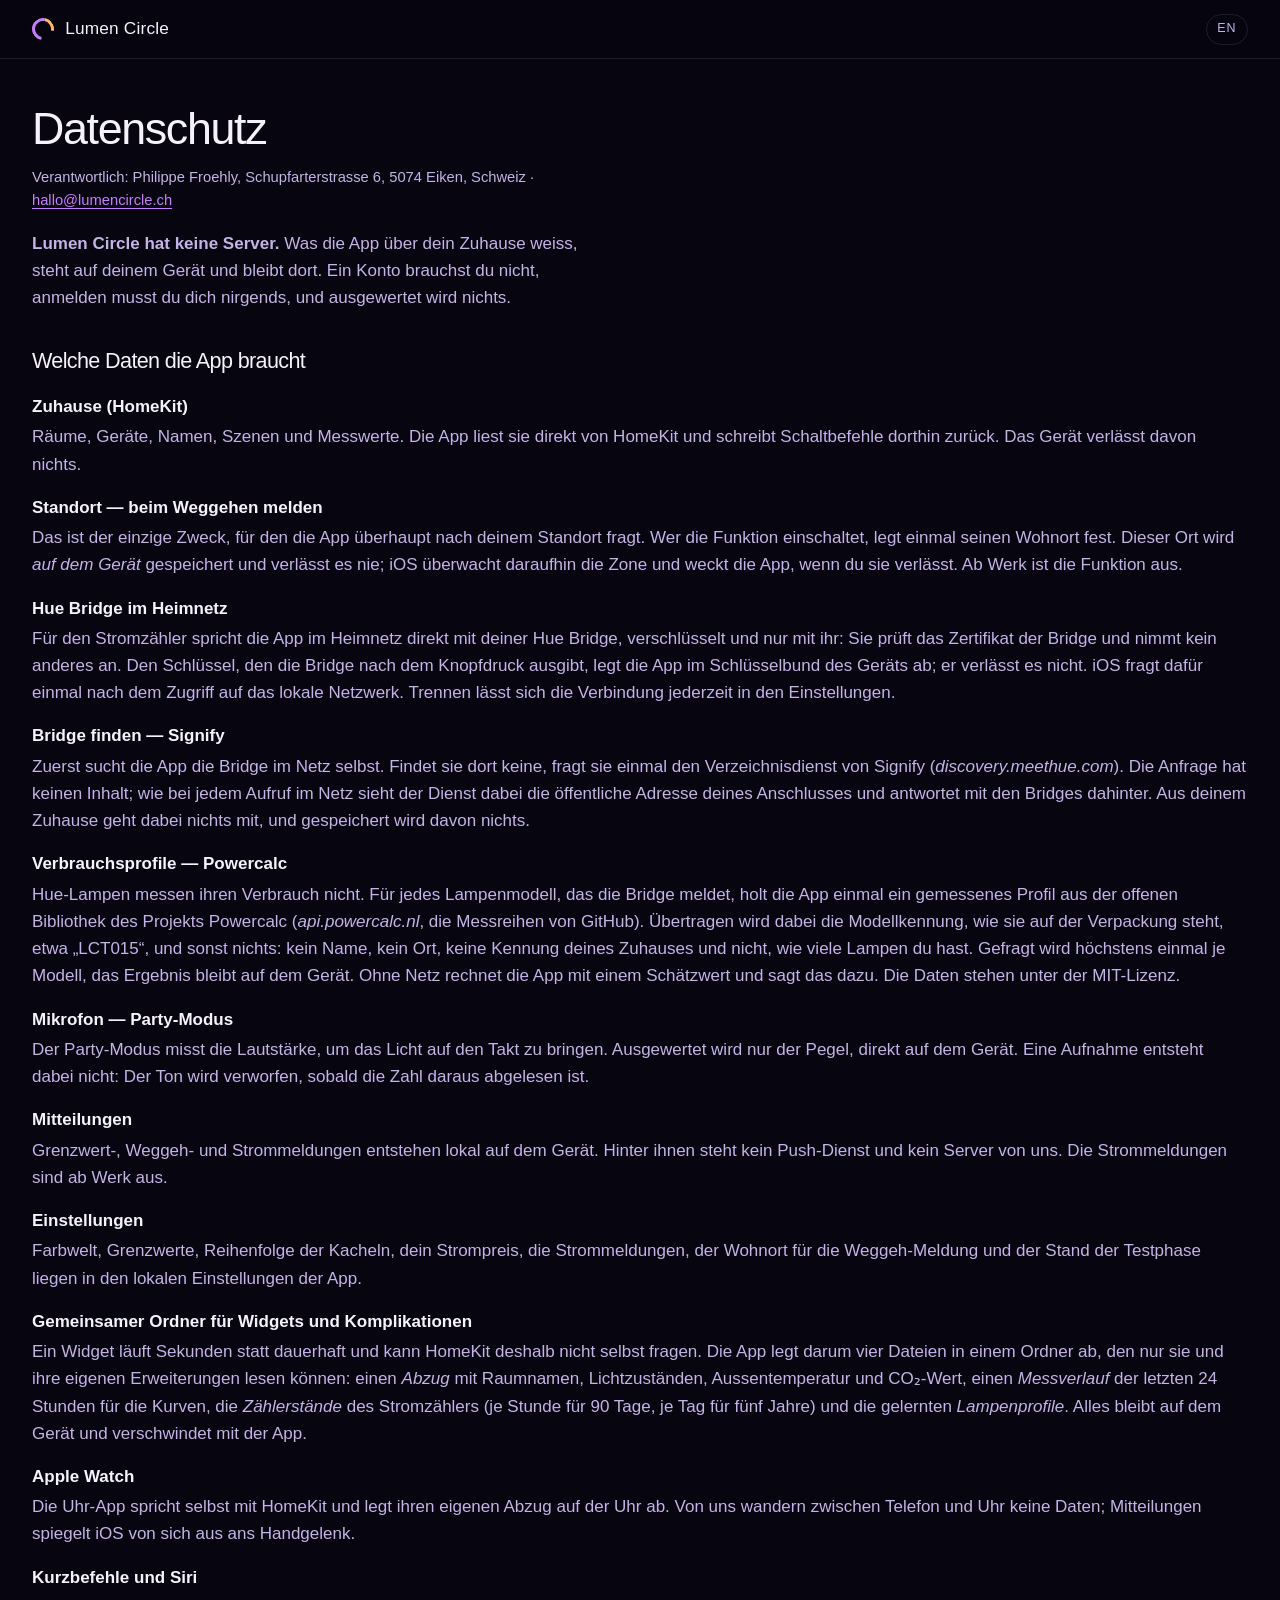
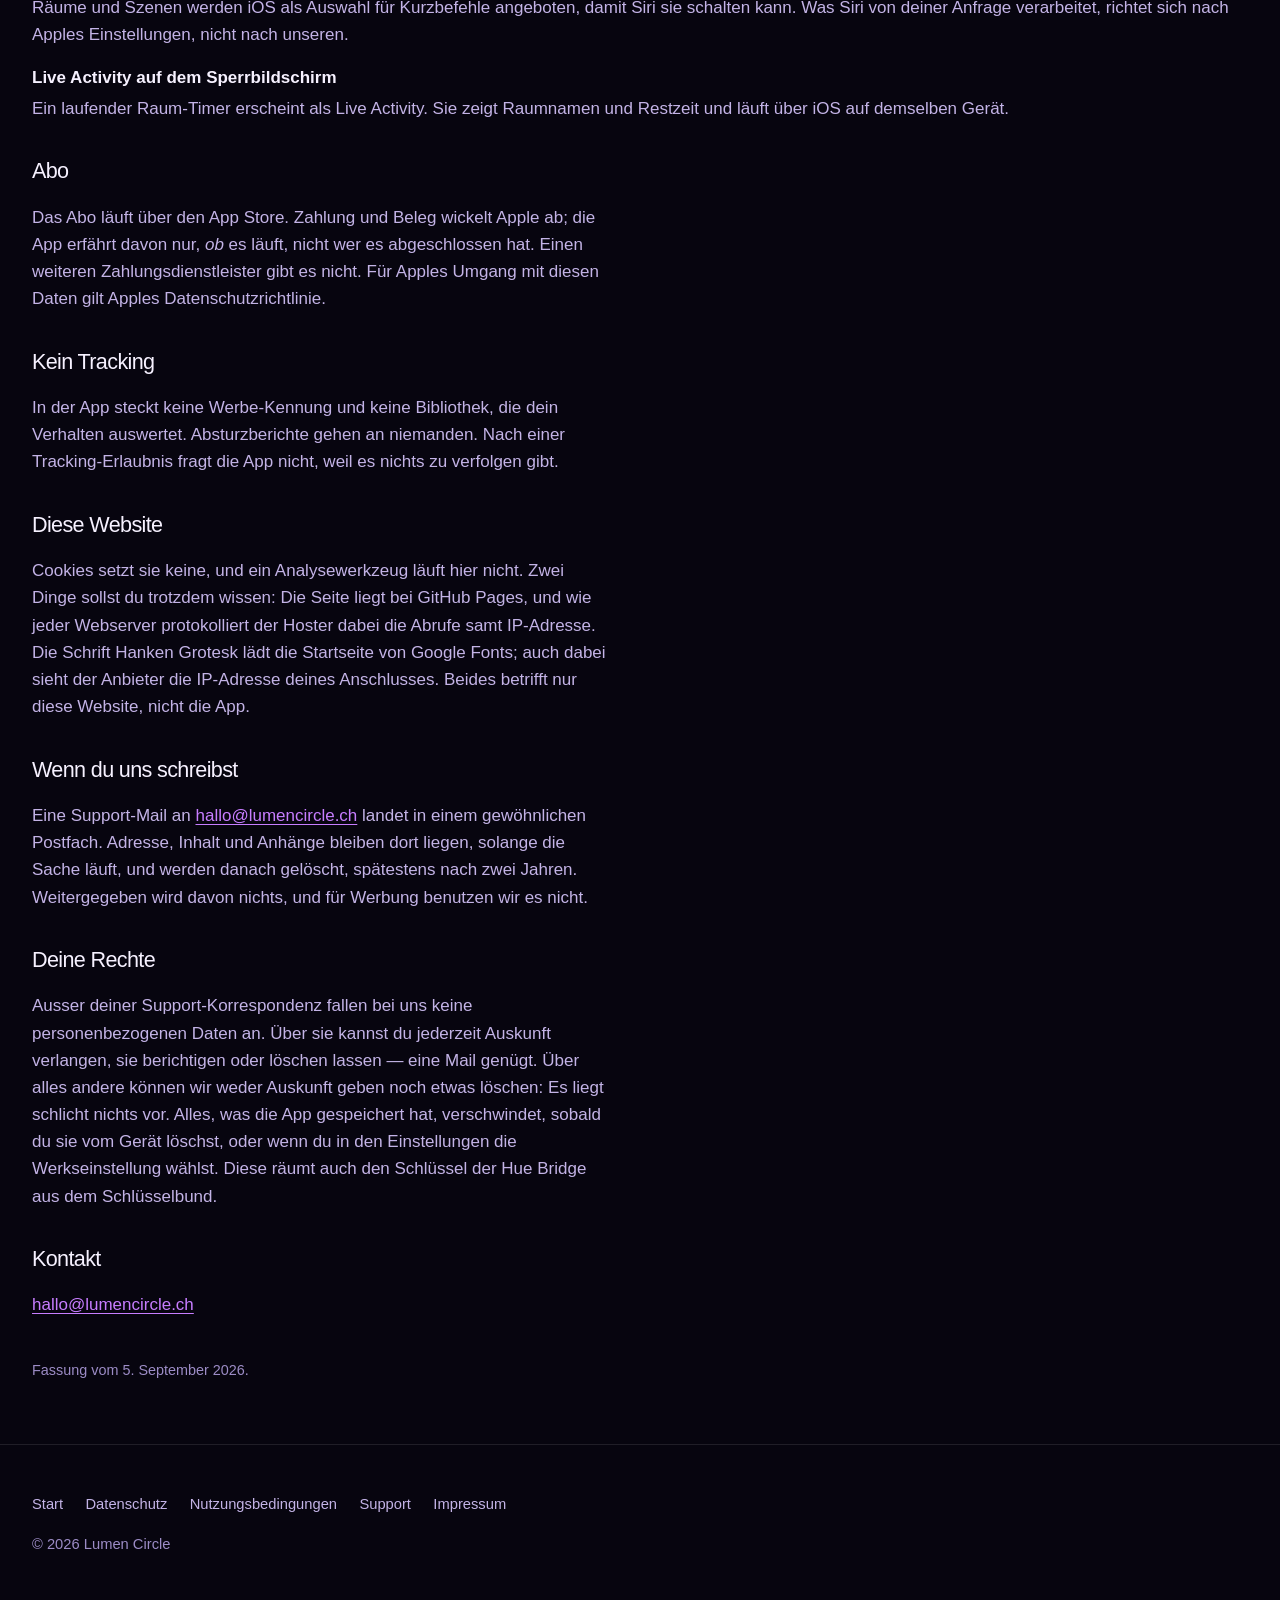
<file: datenschutz.html>
<!doctype html>
<html lang="de-CH">
<head>
<meta charset="utf-8">
<meta name="viewport" content="width=device-width, initial-scale=1">
<title>Datenschutz — Lumen Circle</title>
<meta name="robots" content="noindex, follow">
<link rel="alternate" hreflang="de" href="https://lumencircle.ch/datenschutz.html">
<link rel="alternate" hreflang="en" href="https://lumencircle.ch/en/privacy.html">
<link rel="alternate" hreflang="x-default" href="https://lumencircle.ch/datenschutz.html">
<link rel="canonical" href="https://lumencircle.ch/datenschutz.html">
<link rel="stylesheet" href="styles.css?v=2026-10-25b">
</head>
<body>

<header class="top">
  <div class="wrap">
    <a class="brand" href="index.html">
      <span class="ring" aria-hidden="true"></span>
      <span>Lumen Circle</span>
    </a>
    <nav aria-label="Sprache">
      <a class="lang" href="en/privacy.html" hreflang="en" lang="en">EN</a>
    </nav>
  </div>
</header>

<main class="wrap legal" style="padding:3rem 0">
  <h1>Datenschutz</h1>
  <p class="small">Verantwortlich: Philippe Froehly, Schupfarterstrasse 6,
     5074 Eiken, Schweiz ·
     <a href="mailto:hallo@lumencircle.ch">hallo@lumencircle.ch</a></p>
  <p><strong>Lumen Circle hat keine Server.</strong> Was die App über dein Zuhause
     weiss, steht auf deinem Gerät und bleibt dort. Ein Konto brauchst du nicht,
     anmelden musst du dich nirgends, und ausgewertet wird nichts.</p>

  <h2>Welche Daten die App braucht</h2>
  <dl>
    <dt>Zuhause (HomeKit)</dt>
    <dd>Räume, Geräte, Namen, Szenen und Messwerte. Die App liest sie direkt von
        HomeKit und schreibt Schaltbefehle dorthin zurück. Das Gerät verlässt
        davon nichts.</dd>

    <dt>Standort — beim Weggehen melden</dt>
    <dd>Das ist der einzige Zweck, für den die App überhaupt nach deinem
        Standort fragt. Wer die Funktion einschaltet, legt einmal seinen
        Wohnort fest.
        Dieser Ort wird <em>auf dem Gerät</em> gespeichert und verlässt es
        nie; iOS überwacht daraufhin die Zone und weckt die App, wenn du sie
        verlässt. Ab Werk ist die Funktion aus.</dd>

    <dt>Hue Bridge im Heimnetz</dt>
    <dd>Für den Stromzähler spricht die App im Heimnetz direkt mit deiner Hue
        Bridge, verschlüsselt und nur mit ihr: Sie prüft das Zertifikat der
        Bridge und nimmt kein anderes an. Den Schlüssel, den die Bridge nach dem
        Knopfdruck ausgibt, legt die App im Schlüsselbund des Geräts ab; er
        verlässt es nicht. iOS fragt dafür einmal nach dem Zugriff auf das
        lokale Netzwerk. Trennen lässt sich die Verbindung jederzeit in den
        Einstellungen.</dd>

    <dt>Bridge finden — Signify</dt>
    <dd>Zuerst sucht die App die Bridge im Netz selbst. Findet sie dort keine,
        fragt sie einmal den Verzeichnisdienst von Signify
        (<em>discovery.meethue.com</em>). Die Anfrage hat keinen Inhalt; wie
        bei jedem Aufruf im Netz sieht der Dienst dabei die öffentliche
        Adresse deines Anschlusses und antwortet mit den Bridges dahinter.
        Aus deinem Zuhause geht dabei nichts mit, und gespeichert wird davon
        nichts.</dd>

    <dt>Verbrauchsprofile — Powercalc</dt>
    <dd>Hue-Lampen messen ihren Verbrauch nicht. Für jedes Lampenmodell, das die
        Bridge meldet, holt die App einmal ein gemessenes Profil aus der offenen
        Bibliothek des Projekts Powercalc (<em>api.powercalc.nl</em>, die
        Messreihen von GitHub). Übertragen wird dabei die Modellkennung, wie sie
        auf der Verpackung steht, etwa „LCT015“, und sonst nichts: kein Name,
        kein Ort, keine Kennung deines Zuhauses und nicht, wie viele Lampen du
        hast. Gefragt wird höchstens einmal je Modell, das Ergebnis bleibt auf
        dem Gerät. Ohne Netz rechnet die App mit einem Schätzwert und sagt das
        dazu. Die Daten stehen unter der MIT-Lizenz.</dd>

    <dt>Mikrofon — Party-Modus</dt>
    <dd>Der Party-Modus misst die Lautstärke, um das Licht auf den Takt zu
        bringen. Ausgewertet wird nur der Pegel, direkt auf dem Gerät. Eine
        Aufnahme entsteht dabei nicht: Der Ton wird verworfen, sobald die Zahl
        daraus abgelesen ist.</dd>

    <dt>Mitteilungen</dt>
    <dd>Grenzwert-, Weggeh- und Strommeldungen entstehen lokal auf dem Gerät.
        Hinter ihnen steht kein Push-Dienst und kein Server von uns. Die
        Strommeldungen sind ab Werk aus.</dd>

    <dt>Einstellungen</dt>
    <dd>Farbwelt, Grenzwerte, Reihenfolge der Kacheln, dein Strompreis, die
        Strommeldungen, der Wohnort für die Weggeh-Meldung und der Stand der
        Testphase liegen in den lokalen Einstellungen der App.</dd>

    <dt>Gemeinsamer Ordner für Widgets und Komplikationen</dt>
    <dd>Ein Widget läuft Sekunden statt dauerhaft und kann HomeKit deshalb
        nicht selbst fragen. Die App legt darum vier Dateien in einem Ordner ab,
        den nur sie und ihre eigenen Erweiterungen lesen können: einen
        <em>Abzug</em> mit Raumnamen, Lichtzuständen, Aussentemperatur und
        CO₂-Wert, einen <em>Messverlauf</em> der letzten 24 Stunden für die
        Kurven, die <em>Zählerstände</em> des Stromzählers (je Stunde für 90
        Tage, je Tag für fünf Jahre) und die gelernten <em>Lampenprofile</em>.
        Alles bleibt auf dem Gerät und verschwindet mit der App.</dd>

    <dt>Apple Watch</dt>
    <dd>Die Uhr-App spricht selbst mit HomeKit und legt ihren eigenen Abzug auf
        der Uhr ab. Von uns wandern zwischen Telefon und Uhr keine Daten;
        Mitteilungen spiegelt iOS von sich aus ans Handgelenk.</dd>

    <dt>Kurzbefehle und Siri</dt>
    <dd>Räume und Szenen werden iOS als Auswahl für Kurzbefehle angeboten, damit
        Siri sie schalten kann. Was Siri von deiner Anfrage verarbeitet, richtet
        sich nach Apples Einstellungen, nicht nach unseren.</dd>

    <dt>Live Activity auf dem Sperrbildschirm</dt>
    <dd>Ein laufender Raum-Timer erscheint als Live Activity. Sie zeigt Raumnamen
        und Restzeit und läuft über iOS auf demselben Gerät.</dd>
  </dl>

  <h2>Abo</h2>
  <p>Das Abo läuft über den App Store. Zahlung und Beleg wickelt Apple
     ab; die App erfährt davon nur, <em>ob</em> es läuft, nicht wer
     es abgeschlossen hat. Einen weiteren Zahlungsdienstleister gibt es nicht. Für Apples
     Umgang mit diesen Daten gilt Apples Datenschutzrichtlinie.</p>

  <h2>Kein Tracking</h2>
  <p>In der App steckt keine Werbe-Kennung und keine Bibliothek, die dein
     Verhalten auswertet. Absturzberichte gehen an niemanden. Nach einer
     Tracking-Erlaubnis fragt die App nicht, weil es nichts zu verfolgen
     gibt.</p>

  <h2>Diese Website</h2>
  <p>Cookies setzt sie keine, und ein Analysewerkzeug läuft hier nicht. Zwei
     Dinge sollst du trotzdem wissen: Die Seite liegt bei GitHub Pages, und
     wie jeder Webserver protokolliert der Hoster dabei die Abrufe samt
     IP-Adresse. Die Schrift Hanken Grotesk lädt die Startseite von Google
     Fonts; auch dabei sieht der Anbieter die IP-Adresse deines Anschlusses.
     Beides betrifft nur diese Website, nicht die App.</p>

  <h2>Wenn du uns schreibst</h2>
  <p>Eine Support-Mail an <a href="mailto:hallo@lumencircle.ch">hallo@lumencircle.ch</a>
     landet in einem gewöhnlichen Postfach. Adresse, Inhalt und Anhänge bleiben
     dort liegen, solange die Sache läuft, und werden danach gelöscht,
     spätestens nach zwei Jahren. Weitergegeben wird davon nichts, und für
     Werbung benutzen wir es nicht.</p>

  <h2>Deine Rechte</h2>
  <p>Ausser deiner Support-Korrespondenz fallen bei uns keine personenbezogenen
     Daten an. Über sie kannst du jederzeit Auskunft verlangen, sie berichtigen
     oder löschen lassen — eine Mail genügt. Über alles andere können wir weder
     Auskunft geben noch etwas löschen: Es liegt schlicht nichts vor. Alles,
     was die App gespeichert hat, verschwindet, sobald du sie vom Gerät löschst,
     oder wenn du in den Einstellungen die Werkseinstellung wählst. Diese räumt
     auch den Schlüssel der Hue Bridge aus dem Schlüsselbund.</p>

  <h2>Kontakt</h2>
  <p><a href="mailto:hallo@lumencircle.ch">hallo@lumencircle.ch</a></p>

  <p style="color:var(--text-3);font-size:.9rem;margin-top:2.5rem">
     Fassung vom 5. September 2026.</p>
</main>

<footer>
  <div class="wrap">
    <nav>
      <a href="index.html">Start</a>
      <a href="datenschutz.html">Datenschutz</a>
      <a href="nutzungsbedingungen.html">Nutzungsbedingungen</a>
      <a href="support.html">Support</a>
      <a href="impressum.html">Impressum</a>
    </nav>
    <p class="copyright">© 2026 Lumen Circle</p>
  </div>
</footer>

</body>
</html>
</file>
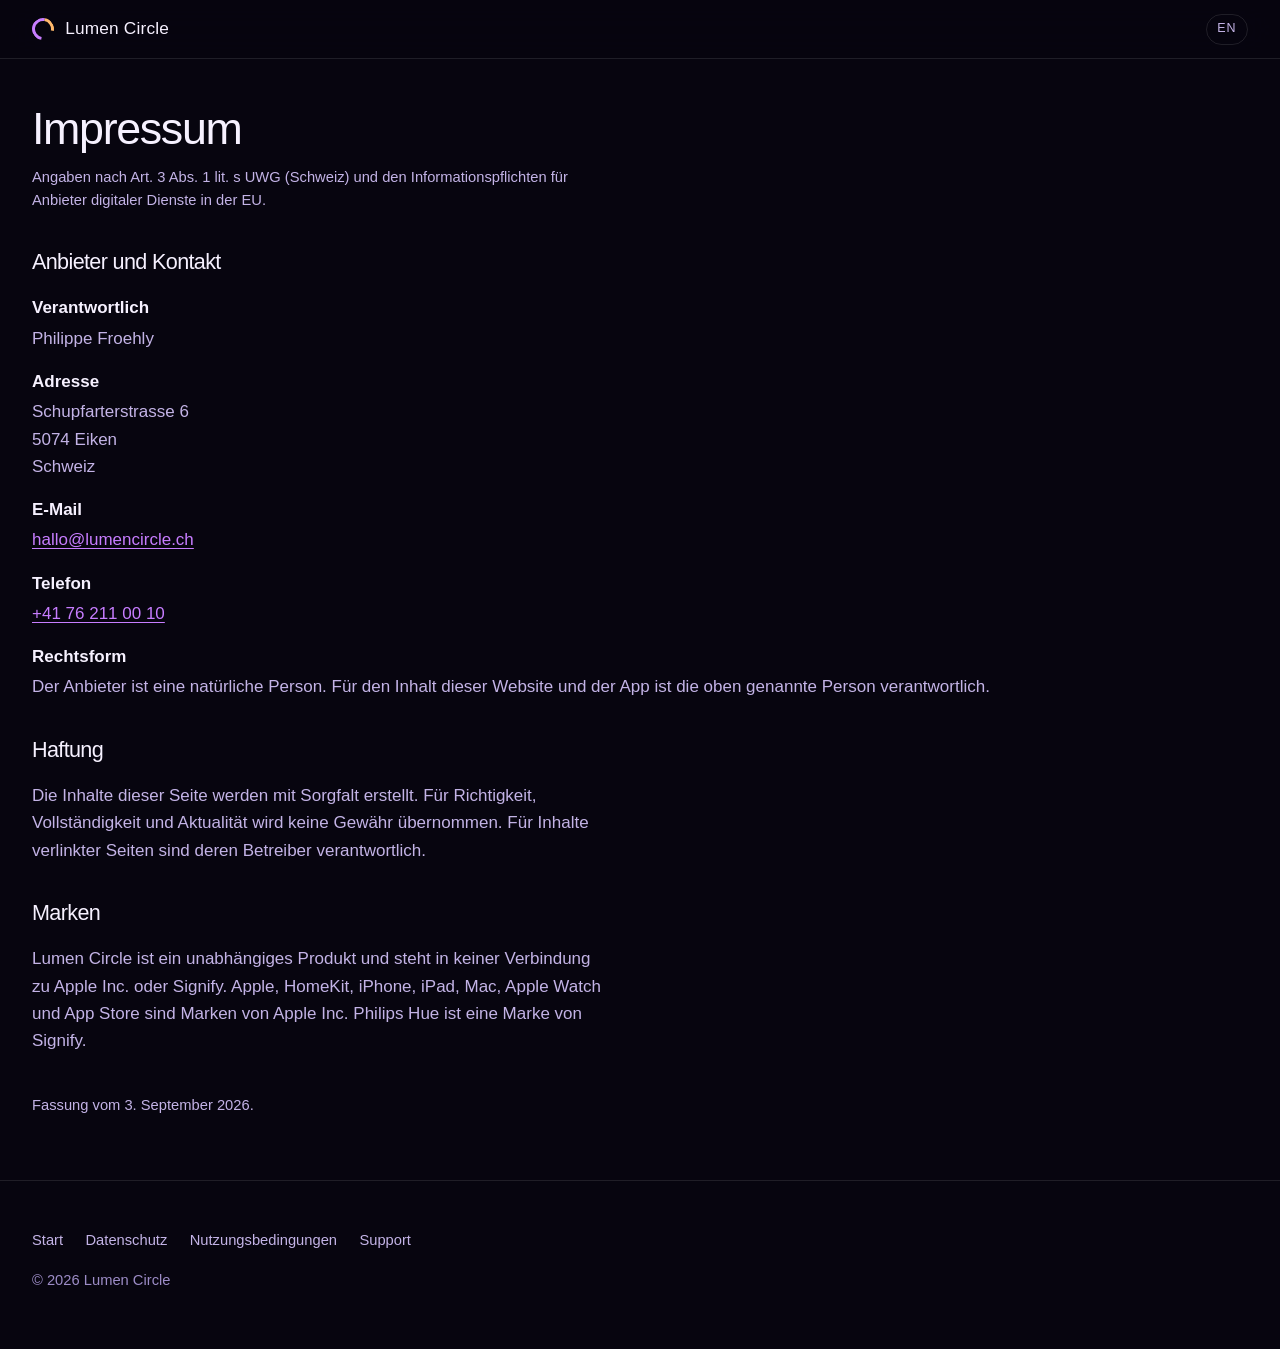
<file: impressum.html>
<!doctype html>
<html lang="de-CH">
<head>
<meta charset="utf-8">
<meta name="viewport" content="width=device-width, initial-scale=1">
<title>Impressum — Lumen Circle</title>
<meta name="robots" content="noindex, follow">
<link rel="alternate" hreflang="de" href="https://lumencircle.ch/impressum.html">
<link rel="alternate" hreflang="en" href="https://lumencircle.ch/en/imprint.html">
<link rel="alternate" hreflang="x-default" href="https://lumencircle.ch/impressum.html">
<link rel="canonical" href="https://lumencircle.ch/impressum.html">
<link rel="stylesheet" href="styles.css?v=2026-10-25b">
</head>
<body>

<header class="top">
  <div class="wrap">
    <a class="brand" href="index.html">
      <span class="ring" aria-hidden="true"></span>
      <span>Lumen Circle</span>
    </a>
    <nav aria-label="Sprache">
      <a class="lang" href="en/imprint.html" hreflang="en" lang="en">EN</a>
    </nav>
  </div>
</header>

<main class="wrap legal" style="padding:3rem 0">
  <h1>Impressum</h1>
  <p class="small">Angaben nach Art. 3 Abs. 1 lit. s UWG (Schweiz) und den
     Informationspflichten für Anbieter digitaler Dienste in der EU.</p>

  <h2>Anbieter und Kontakt</h2>
  <dl>
    <dt>Verantwortlich</dt>
    <dd>Philippe Froehly</dd>

    <dt>Adresse</dt>
    <dd>Schupfarterstrasse 6<br>5074 Eiken<br>Schweiz</dd>

    <dt>E-Mail</dt>
    <dd><a href="mailto:hallo@lumencircle.ch">hallo@lumencircle.ch</a></dd>

    <dt>Telefon</dt>
    <dd><a href="tel:+41762110010">+41 76 211 00 10</a></dd>

    <dt>Rechtsform</dt>
    <dd>Der Anbieter ist eine natürliche Person. Für den Inhalt dieser Website
        und der App ist die oben genannte Person verantwortlich.</dd>
  </dl>

  <h2>Haftung</h2>
  <p>Die Inhalte dieser Seite werden mit Sorgfalt erstellt. Für Richtigkeit,
     Vollständigkeit und Aktualität wird keine Gewähr übernommen. Für Inhalte
     verlinkter Seiten sind deren Betreiber verantwortlich.</p>

  <h2>Marken</h2>
  <p>Lumen Circle ist ein unabhängiges Produkt und steht in keiner Verbindung zu
     Apple Inc. oder Signify. Apple, HomeKit, iPhone, iPad, Mac, Apple Watch und App
     Store sind Marken von Apple Inc. Philips Hue ist eine Marke von Signify.</p>

  <p class="small" style="margin-top:2.5rem">Fassung vom 3. September 2026.</p>
</main>

<footer>
  <div class="wrap">
    <nav>
      <a href="index.html">Start</a>
      <a href="datenschutz.html">Datenschutz</a>
      <a href="nutzungsbedingungen.html">Nutzungsbedingungen</a>
      <a href="support.html">Support</a>
    </nav>
    <p class="copyright">© 2026 Lumen Circle</p>
  </div>
</footer>

</body>
</html>
</file>
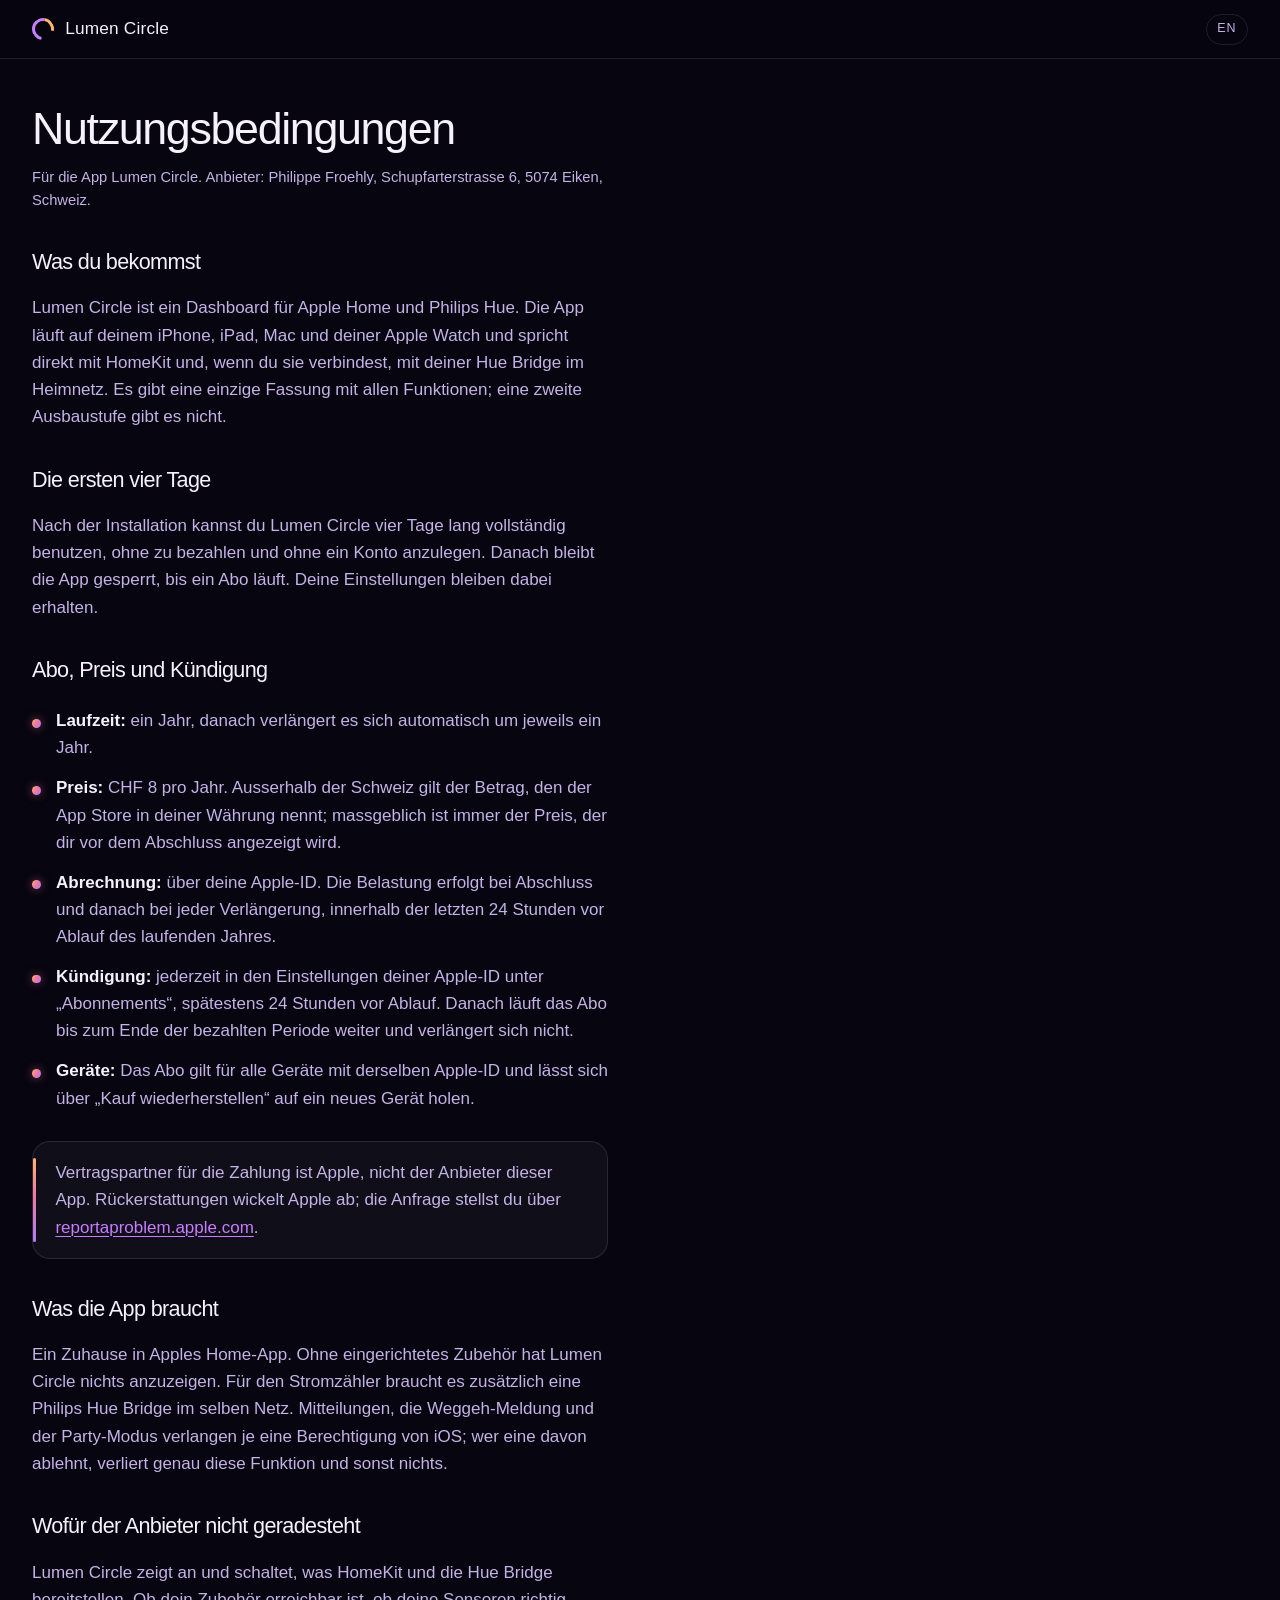
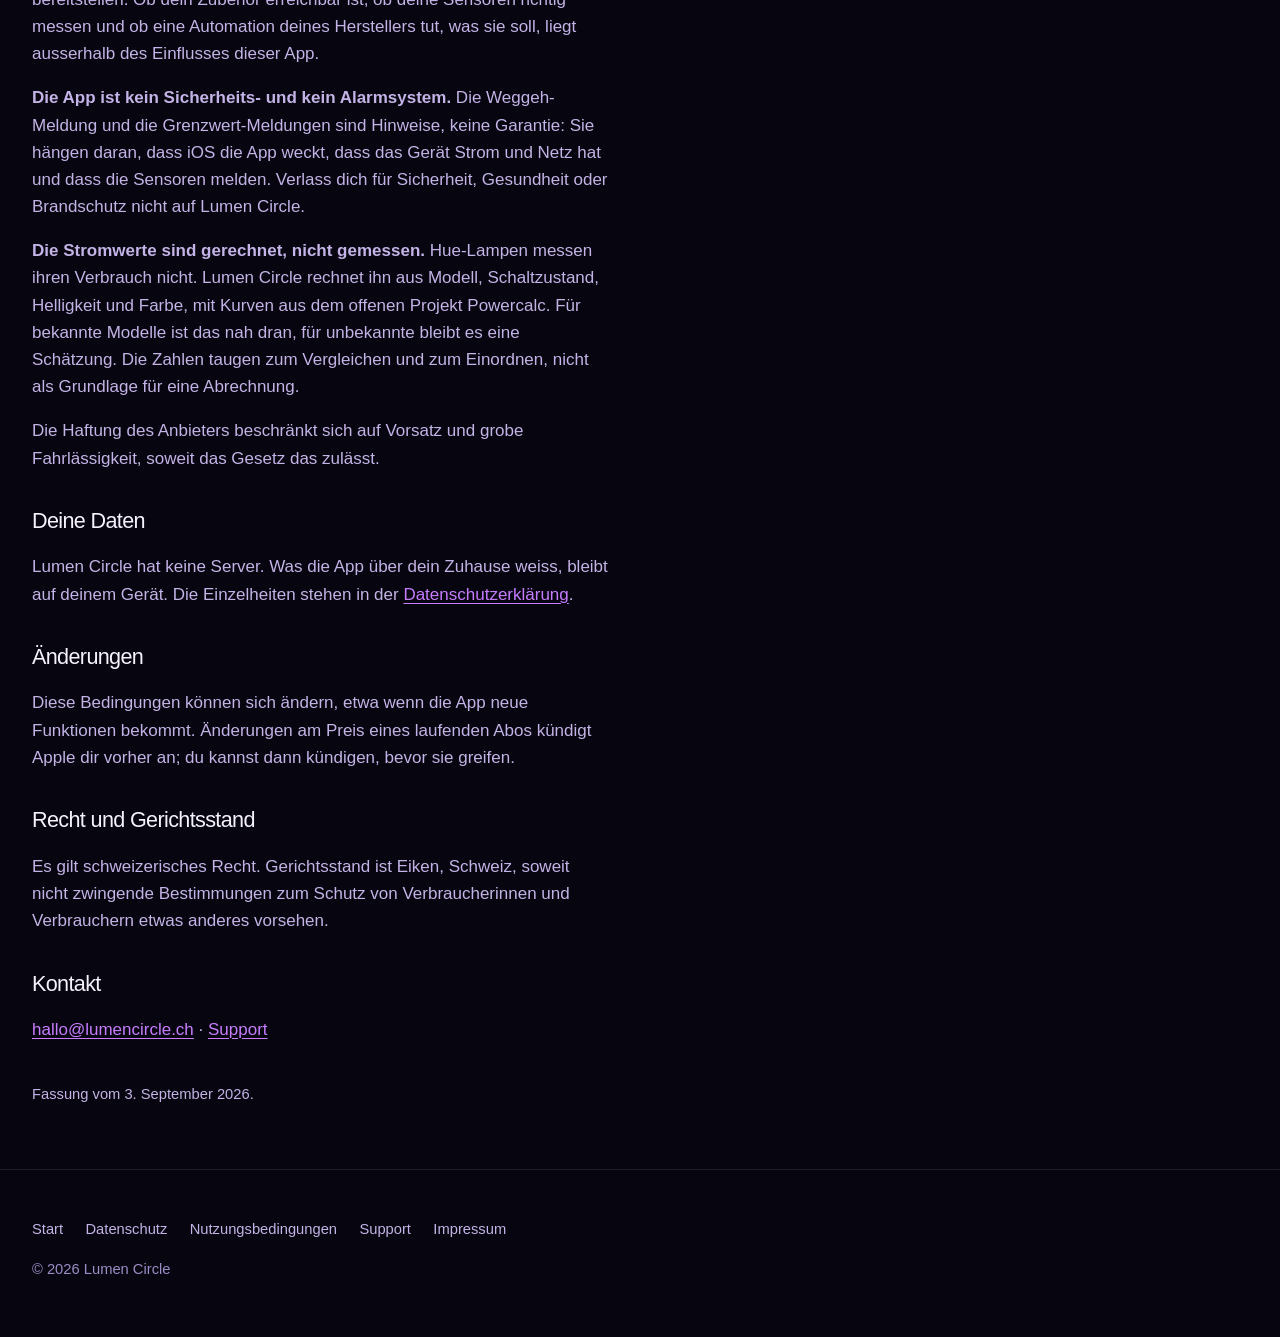
<file: nutzungsbedingungen.html>
<!doctype html>
<html lang="de-CH">
<head>
<meta charset="utf-8">
<meta name="viewport" content="width=device-width, initial-scale=1">
<title>Nutzungsbedingungen — Lumen Circle</title>
<meta name="robots" content="noindex, follow">
<link rel="alternate" hreflang="de" href="https://lumencircle.ch/nutzungsbedingungen.html">
<link rel="alternate" hreflang="en" href="https://lumencircle.ch/en/terms.html">
<link rel="alternate" hreflang="x-default" href="https://lumencircle.ch/nutzungsbedingungen.html">
<link rel="canonical" href="https://lumencircle.ch/nutzungsbedingungen.html">
<link rel="stylesheet" href="styles.css?v=2026-10-25b">
</head>
<body>

<header class="top">
  <div class="wrap">
    <a class="brand" href="index.html">
      <span class="ring" aria-hidden="true"></span>
      <span>Lumen Circle</span>
    </a>
    <nav aria-label="Sprache">
      <a class="lang" href="en/terms.html" hreflang="en" lang="en">EN</a>
    </nav>
  </div>
</header>

<main class="wrap legal" style="padding:3rem 0">
  <h1>Nutzungsbedingungen</h1>
  <p class="small">Für die App Lumen Circle. Anbieter: Philippe Froehly,
     Schupfarterstrasse 6, 5074 Eiken, Schweiz.</p>

  <h2>Was du bekommst</h2>
  <p>Lumen Circle ist ein Dashboard für Apple Home und Philips Hue. Die App
     läuft auf deinem iPhone, iPad, Mac und deiner Apple Watch und spricht direkt
     mit HomeKit und, wenn du sie verbindest, mit deiner Hue Bridge im
     Heimnetz. Es gibt eine einzige Fassung mit allen Funktionen; eine zweite
     Ausbaustufe gibt es nicht.</p>

  <h2>Die ersten vier Tage</h2>
  <p>Nach der Installation kannst du Lumen Circle vier Tage lang vollständig
     benutzen, ohne zu bezahlen und ohne ein Konto anzulegen. Danach bleibt die
     App gesperrt, bis ein Abo läuft. Deine Einstellungen bleiben dabei
     erhalten.</p>

  <h2>Abo, Preis und Kündigung</h2>
  <ul class="points">
    <li><strong>Laufzeit:</strong> ein Jahr, danach verlängert es sich automatisch um jeweils ein Jahr.</li>
    <li><strong>Preis:</strong> CHF 8 pro Jahr. Ausserhalb der Schweiz gilt der Betrag, den der App Store in deiner Währung nennt; massgeblich ist immer der Preis, der dir vor dem Abschluss angezeigt wird.</li>
    <li><strong>Abrechnung:</strong> über deine Apple-ID. Die Belastung erfolgt bei Abschluss und danach bei jeder Verlängerung, innerhalb der letzten 24 Stunden vor Ablauf des laufenden Jahres.</li>
    <li><strong>Kündigung:</strong> jederzeit in den Einstellungen deiner Apple-ID unter „Abonnements“, spätestens 24 Stunden vor Ablauf. Danach läuft das Abo bis zum Ende der bezahlten Periode weiter und verlängert sich nicht.</li>
    <li><strong>Geräte:</strong> Das Abo gilt für alle Geräte mit derselben Apple-ID und lässt sich über „Kauf wiederherstellen“ auf ein neues Gerät holen.</li>
  </ul>
  <p class="note">Vertragspartner für die Zahlung ist Apple, nicht der Anbieter
     dieser App. Rückerstattungen wickelt Apple ab; die Anfrage stellst du über
     <a href="https://reportaproblem.apple.com">reportaproblem.apple.com</a>.</p>

  <h2>Was die App braucht</h2>
  <p>Ein Zuhause in Apples Home-App. Ohne eingerichtetes Zubehör hat Lumen
     Circle nichts anzuzeigen. Für den Stromzähler braucht es zusätzlich eine
     Philips Hue Bridge im selben Netz. Mitteilungen, die Weggeh-Meldung und
     der Party-Modus verlangen je eine Berechtigung von iOS; wer eine davon
     ablehnt, verliert genau diese Funktion und sonst nichts.</p>

  <h2>Wofür der Anbieter nicht geradesteht</h2>
  <p>Lumen Circle zeigt an und schaltet, was HomeKit und die Hue Bridge
     bereitstellen. Ob dein Zubehör erreichbar ist, ob deine Sensoren richtig
     messen und ob eine Automation deines Herstellers tut, was sie soll, liegt
     ausserhalb des Einflusses dieser App.</p>
  <p><strong>Die App ist kein Sicherheits- und kein Alarmsystem.</strong> Die
     Weggeh-Meldung und die Grenzwert-Meldungen sind Hinweise, keine Garantie:
     Sie hängen daran, dass iOS die App weckt, dass das Gerät Strom und Netz
     hat und dass die Sensoren melden. Verlass dich für Sicherheit, Gesundheit
     oder Brandschutz nicht auf Lumen Circle.</p>
  <p><strong>Die Stromwerte sind gerechnet, nicht gemessen.</strong> Hue-Lampen
     messen ihren Verbrauch nicht. Lumen Circle rechnet ihn aus Modell,
     Schaltzustand, Helligkeit und Farbe, mit Kurven aus dem offenen Projekt
     Powercalc. Für bekannte Modelle ist das nah dran, für unbekannte bleibt es
     eine Schätzung. Die Zahlen taugen zum Vergleichen und zum Einordnen, nicht
     als Grundlage für eine Abrechnung.</p>
  <p>Die Haftung des Anbieters beschränkt sich auf Vorsatz und grobe
     Fahrlässigkeit, soweit das Gesetz das zulässt.</p>

  <h2>Deine Daten</h2>
  <p>Lumen Circle hat keine Server. Was die App über dein Zuhause weiss, bleibt
     auf deinem Gerät. Die Einzelheiten stehen in der
     <a href="datenschutz.html">Datenschutzerklärung</a>.</p>

  <h2>Änderungen</h2>
  <p>Diese Bedingungen können sich ändern, etwa wenn die App neue Funktionen
     bekommt. Änderungen am Preis eines laufenden Abos kündigt Apple dir vorher
     an; du kannst dann kündigen, bevor sie greifen.</p>

  <h2>Recht und Gerichtsstand</h2>
  <p>Es gilt schweizerisches Recht. Gerichtsstand ist Eiken, Schweiz, soweit
     nicht zwingende Bestimmungen zum Schutz von Verbraucherinnen und
     Verbrauchern etwas anderes vorsehen.</p>

  <h2>Kontakt</h2>
  <p><a href="mailto:hallo@lumencircle.ch">hallo@lumencircle.ch</a> ·
     <a href="support.html">Support</a></p>

  <p class="small" style="margin-top:2.5rem">Fassung vom 3. September 2026.</p>
</main>

<footer>
  <div class="wrap">
    <nav>
      <a href="index.html">Start</a>
      <a href="datenschutz.html">Datenschutz</a>
      <a href="nutzungsbedingungen.html">Nutzungsbedingungen</a>
      <a href="support.html">Support</a>
      <a href="impressum.html">Impressum</a>
    </nav>
    <p class="copyright">© 2026 Lumen Circle</p>
  </div>
</footer>

</body>
</html>
</file>
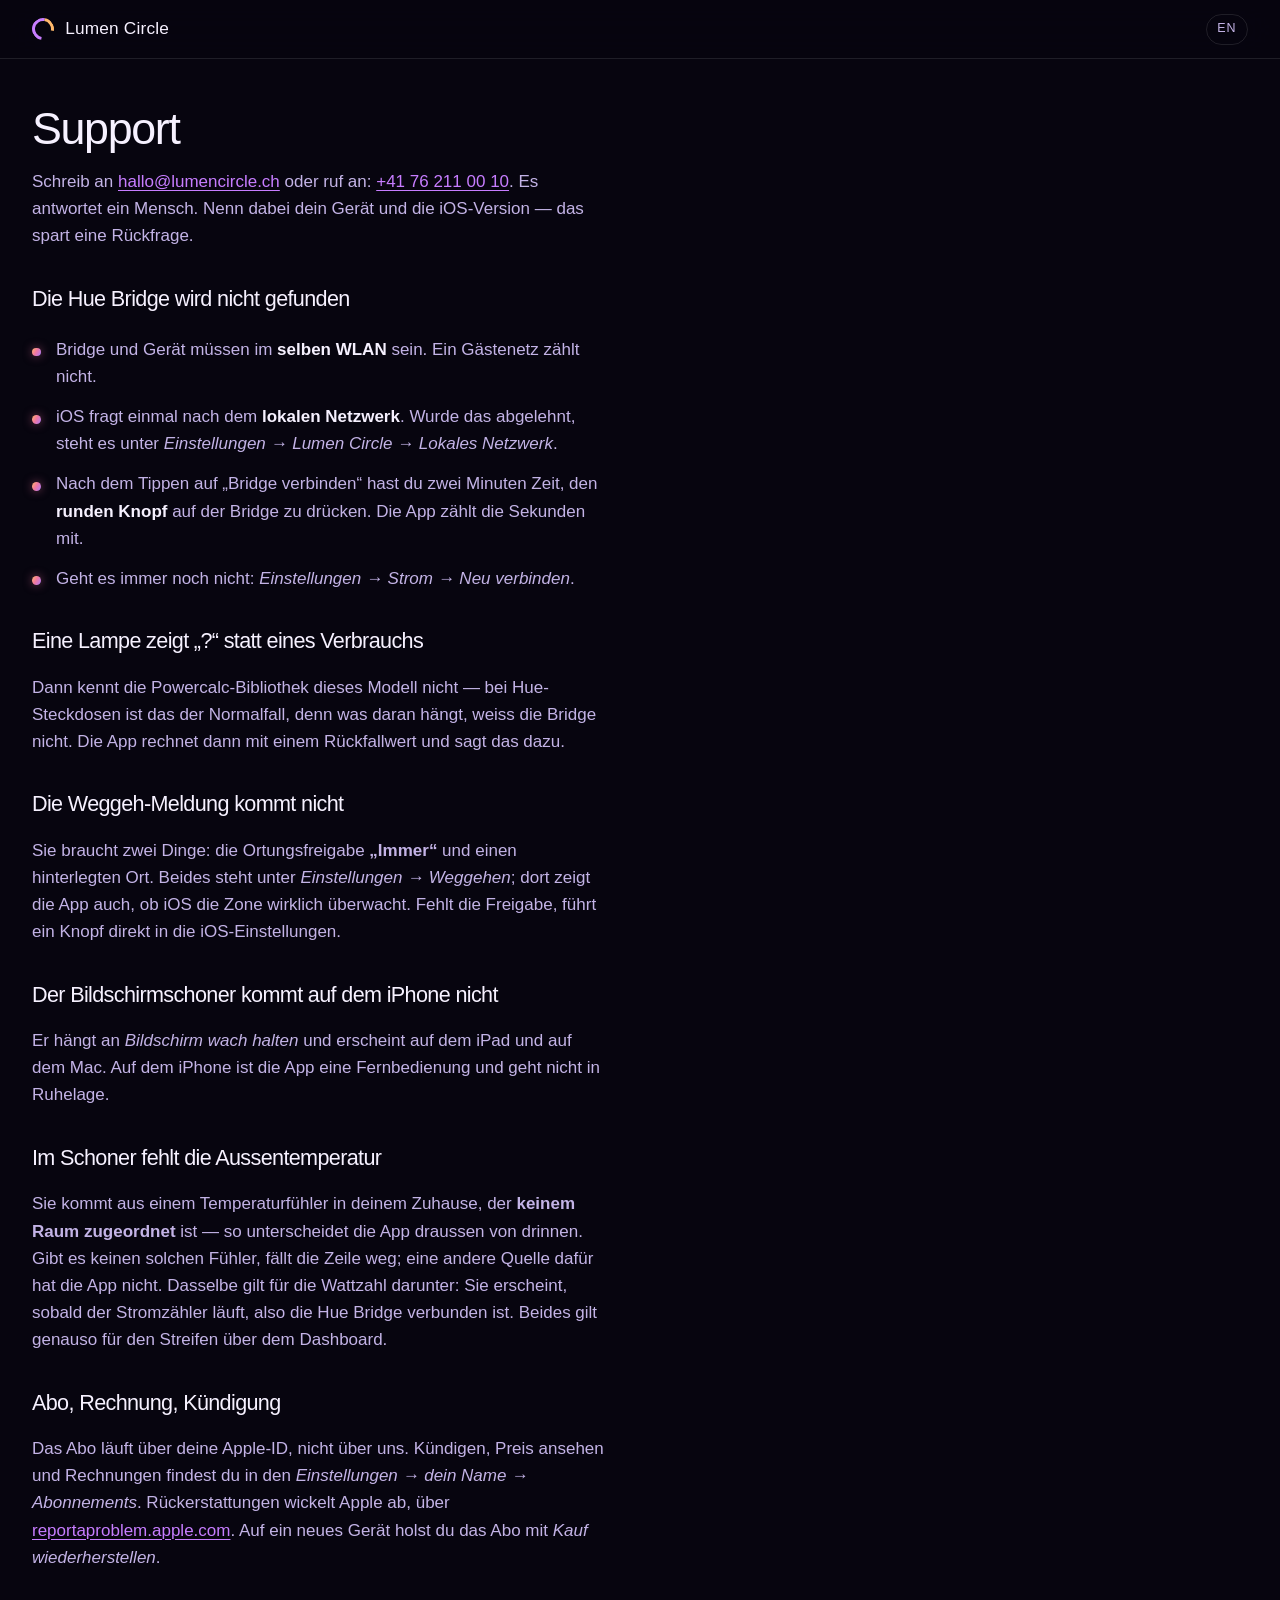
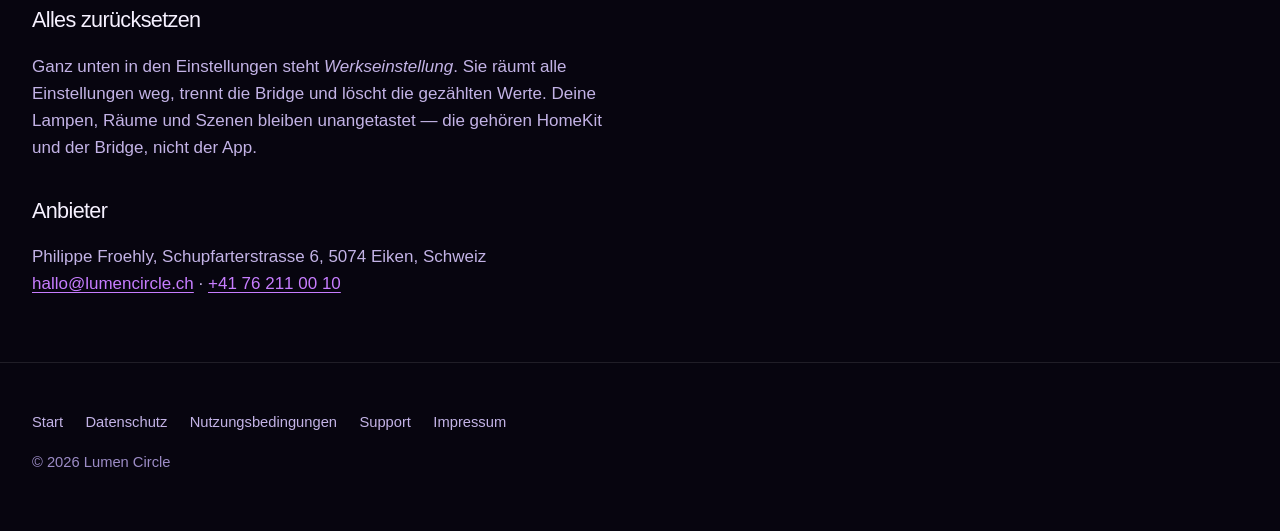
<file: support.html>
<!doctype html>
<html lang="de-CH">
<head>
<meta charset="utf-8">
<meta name="viewport" content="width=device-width, initial-scale=1">
<meta name="robots" content="noindex, follow">
<title>Support — Lumen Circle</title>
<meta name="description" content="Hilfe zu Lumen Circle: Hue Bridge, Stromwerte, Weggeh-Meldung, Abo. Und wie du den Anbieter erreichst.">
<link rel="alternate" hreflang="de" href="https://lumencircle.ch/support.html">
<link rel="alternate" hreflang="en" href="https://lumencircle.ch/en/support.html">
<link rel="alternate" hreflang="x-default" href="https://lumencircle.ch/support.html">
<link rel="canonical" href="https://lumencircle.ch/support.html">
<link rel="stylesheet" href="styles.css?v=2026-10-25b">
</head>
<body>

<header class="top">
  <div class="wrap">
    <a class="brand" href="index.html">
      <span class="ring" aria-hidden="true"></span>
      <span>Lumen Circle</span>
    </a>
    <nav aria-label="Sprache">
      <a class="lang" href="en/support.html" hreflang="en" lang="en">EN</a>
    </nav>
  </div>
</header>

<main class="wrap legal" style="padding:3rem 0">
  <h1>Support</h1>
  <p>Schreib an <a href="mailto:hallo@lumencircle.ch">hallo@lumencircle.ch</a>
     oder ruf an: <a href="tel:+41762110010">+41 76 211 00 10</a>. Es antwortet
     ein Mensch. Nenn dabei dein Gerät und die iOS-Version — das spart eine
     Rückfrage.</p>

  <h2>Die Hue Bridge wird nicht gefunden</h2>
  <ul class="points">
    <li>Bridge und Gerät müssen im <strong>selben WLAN</strong> sein. Ein Gästenetz zählt nicht.</li>
    <li>iOS fragt einmal nach dem <strong>lokalen Netzwerk</strong>. Wurde das abgelehnt, steht es unter <em>Einstellungen → Lumen Circle → Lokales Netzwerk</em>.</li>
    <li>Nach dem Tippen auf „Bridge verbinden“ hast du zwei Minuten Zeit, den <strong>runden Knopf</strong> auf der Bridge zu drücken. Die App zählt die Sekunden mit.</li>
    <li>Geht es immer noch nicht: <em>Einstellungen → Strom → Neu verbinden</em>.</li>
  </ul>

  <h2>Eine Lampe zeigt „?“ statt eines Verbrauchs</h2>
  <p>Dann kennt die Powercalc-Bibliothek dieses Modell nicht — bei Hue-Steckdosen
     ist das der Normalfall, denn was daran hängt, weiss die Bridge nicht. Die
     App rechnet dann mit einem Rückfallwert und sagt das dazu.</p>

  <h2>Die Weggeh-Meldung kommt nicht</h2>
  <p>Sie braucht zwei Dinge: die Ortungsfreigabe <strong>„Immer“</strong> und
     einen hinterlegten Ort. Beides steht unter <em>Einstellungen → Weggehen</em>;
     dort zeigt die App auch, ob iOS die Zone wirklich überwacht. Fehlt die
     Freigabe, führt ein Knopf direkt in die iOS-Einstellungen.</p>

  <h2>Der Bildschirmschoner kommt auf dem iPhone nicht</h2>
  <p>Er hängt an <em>Bildschirm wach halten</em> und erscheint auf dem iPad und
     auf dem Mac. Auf dem iPhone ist die App eine Fernbedienung und geht nicht
     in Ruhelage.</p>

  <h2>Im Schoner fehlt die Aussentemperatur</h2>
  <p>Sie kommt aus einem Temperaturfühler in deinem Zuhause, der <strong>keinem
     Raum zugeordnet</strong> ist — so unterscheidet die App draussen von
     drinnen. Gibt es keinen solchen Fühler, fällt die Zeile weg; eine andere
     Quelle dafür hat die App nicht. Dasselbe gilt für die Wattzahl darunter:
     Sie erscheint, sobald der Stromzähler läuft, also die Hue Bridge verbunden
     ist. Beides gilt genauso für den Streifen über dem Dashboard.</p>

  <h2>Abo, Rechnung, Kündigung</h2>
  <p>Das Abo läuft über deine Apple-ID, nicht über uns. Kündigen, Preis ansehen
     und Rechnungen findest du in den <em>Einstellungen → dein Name →
     Abonnements</em>. Rückerstattungen wickelt Apple ab, über
     <a href="https://reportaproblem.apple.com">reportaproblem.apple.com</a>.
     Auf ein neues Gerät holst du das Abo mit <em>Kauf wiederherstellen</em>.</p>

  <h2>Alles zurücksetzen</h2>
  <p>Ganz unten in den Einstellungen steht <em>Werkseinstellung</em>. Sie räumt
     alle Einstellungen weg, trennt die Bridge und löscht die gezählten Werte.
     Deine Lampen, Räume und Szenen bleiben unangetastet — die gehören HomeKit
     und der Bridge, nicht der App.</p>

  <h2>Anbieter</h2>
  <p>Philippe Froehly, Schupfarterstrasse 6, 5074 Eiken, Schweiz<br>
     <a href="mailto:hallo@lumencircle.ch">hallo@lumencircle.ch</a> ·
     <a href="tel:+41762110010">+41 76 211 00 10</a></p>
</main>

<footer>
  <div class="wrap">
    <nav>
      <a href="index.html">Start</a>
      <a href="datenschutz.html">Datenschutz</a>
      <a href="nutzungsbedingungen.html">Nutzungsbedingungen</a>
      <a href="support.html">Support</a>
      <a href="impressum.html">Impressum</a>
    </nav>
    <p class="copyright">© 2026 Lumen Circle</p>
  </div>
</footer>

</body>
</html>
</file>
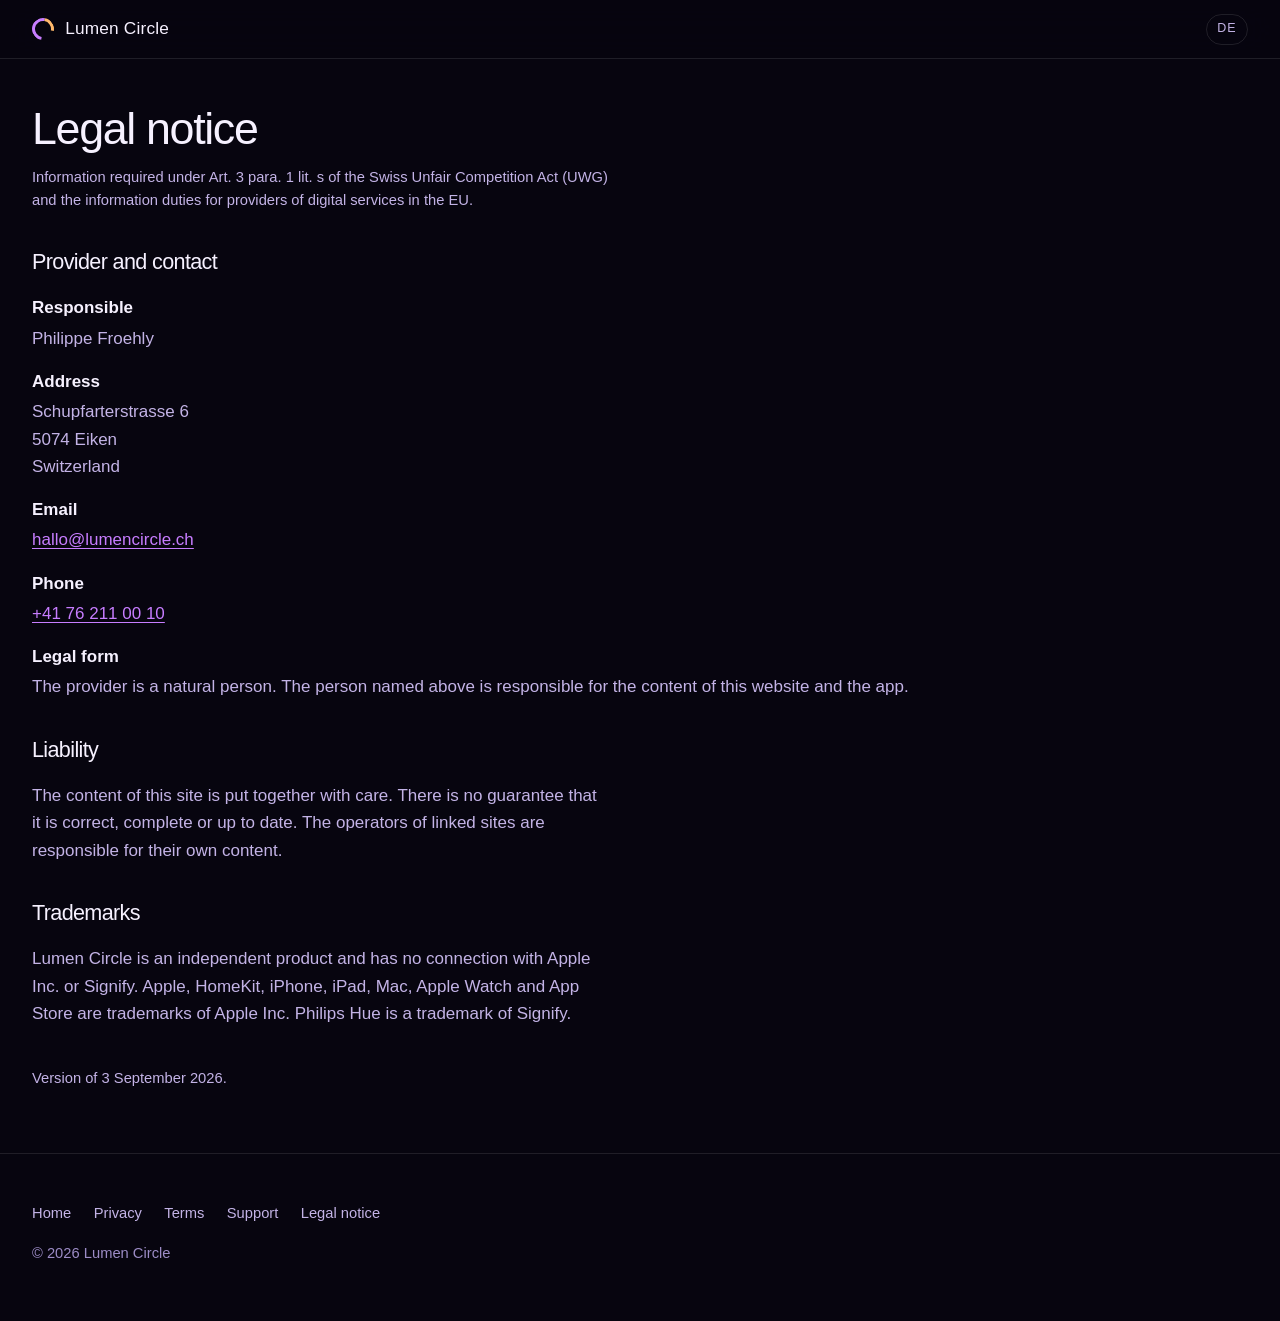
<file: en/imprint.html>
<!doctype html>
<html lang="en">
<head>
<meta charset="utf-8">
<meta name="viewport" content="width=device-width, initial-scale=1">
<title>Legal notice — Lumen Circle</title>
<meta name="robots" content="noindex, follow">
<link rel="alternate" hreflang="de" href="https://lumencircle.ch/impressum.html">
<link rel="alternate" hreflang="en" href="https://lumencircle.ch/en/imprint.html">
<link rel="alternate" hreflang="x-default" href="https://lumencircle.ch/impressum.html">
<link rel="canonical" href="https://lumencircle.ch/en/imprint.html">
<link rel="stylesheet" href="../styles.css?v=2026-10-25b">
</head>
<body>

<header class="top">
  <div class="wrap">
    <a class="brand" href="index.html">
      <span class="ring" aria-hidden="true"></span>
      <span>Lumen Circle</span>
    </a>
    <nav aria-label="Language">
      <a class="lang" href="../impressum.html" hreflang="de" lang="de">DE</a>
    </nav>
  </div>
</header>

<main class="wrap legal" style="padding:3rem 0">
  <h1>Legal notice</h1>
  <p class="small">Information required under Art. 3 para. 1 lit. s of the Swiss
     Unfair Competition Act (UWG) and the information duties for providers of
     digital services in the EU.</p>

  <h2>Provider and contact</h2>
  <dl>
    <dt>Responsible</dt>
    <dd>Philippe Froehly</dd>

    <dt>Address</dt>
    <dd>Schupfarterstrasse 6<br>5074 Eiken<br>Switzerland</dd>

    <dt>Email</dt>
    <dd><a href="mailto:hallo@lumencircle.ch">hallo@lumencircle.ch</a></dd>

    <dt>Phone</dt>
    <dd><a href="tel:+41762110010">+41 76 211 00 10</a></dd>

    <dt>Legal form</dt>
    <dd>The provider is a natural person. The person named above is responsible
        for the content of this website and the app.</dd>
  </dl>

  <h2>Liability</h2>
  <p>The content of this site is put together with care. There is no guarantee
     that it is correct, complete or up to date. The operators of linked sites
     are responsible for their own content.</p>

  <h2>Trademarks</h2>
  <p>Lumen Circle is an independent product and has no connection with
     Apple Inc. or Signify. Apple, HomeKit, iPhone, iPad, Mac, Apple Watch and App
     Store are trademarks of Apple Inc. Philips Hue is a trademark of Signify.</p>

  <p class="small" style="margin-top:2.5rem">Version of 3 September 2026.</p>
</main>

<footer>
  <div class="wrap">
    <nav>
      <a href="index.html">Home</a>
      <a href="privacy.html">Privacy</a>
      <a href="terms.html">Terms</a>
      <a href="support.html">Support</a>
      <a href="imprint.html">Legal notice</a>
    </nav>
    <p class="copyright">© 2026 Lumen Circle</p>
  </div>
</footer>

</body>
</html>
</file>
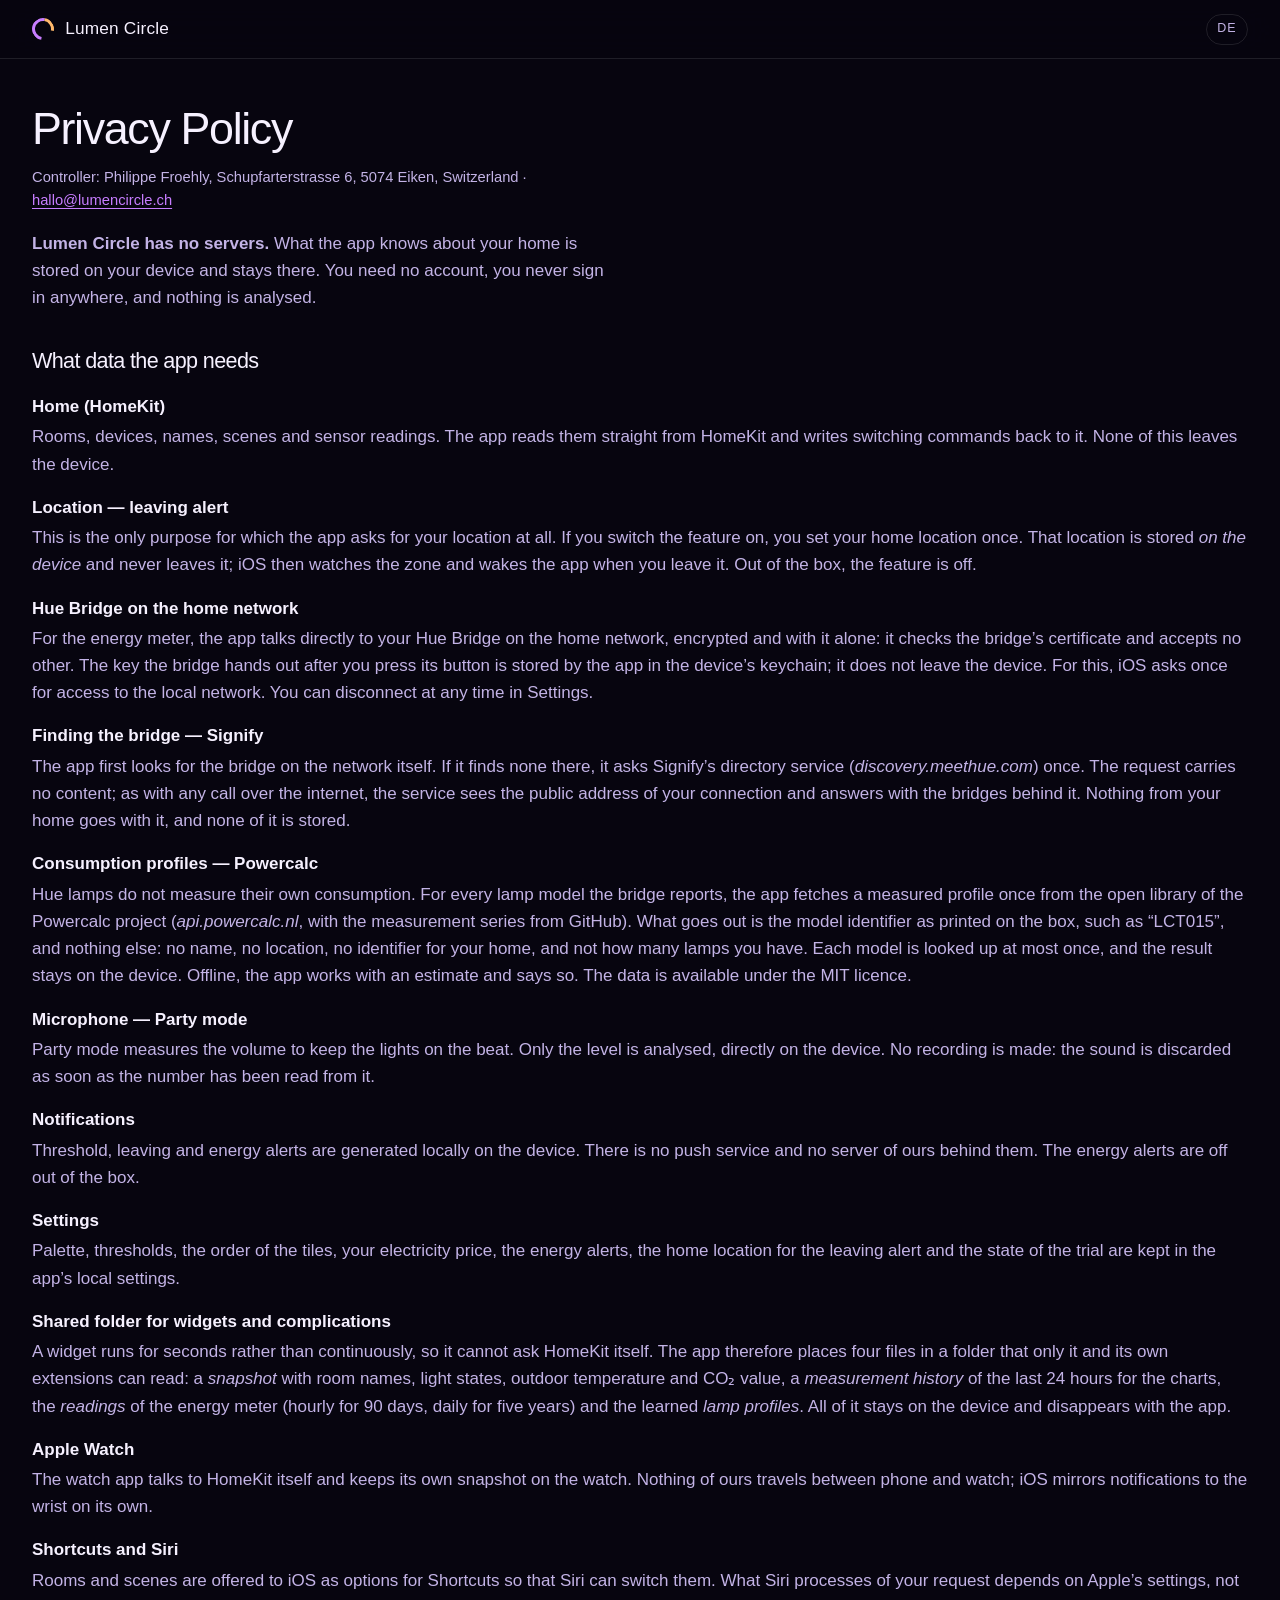
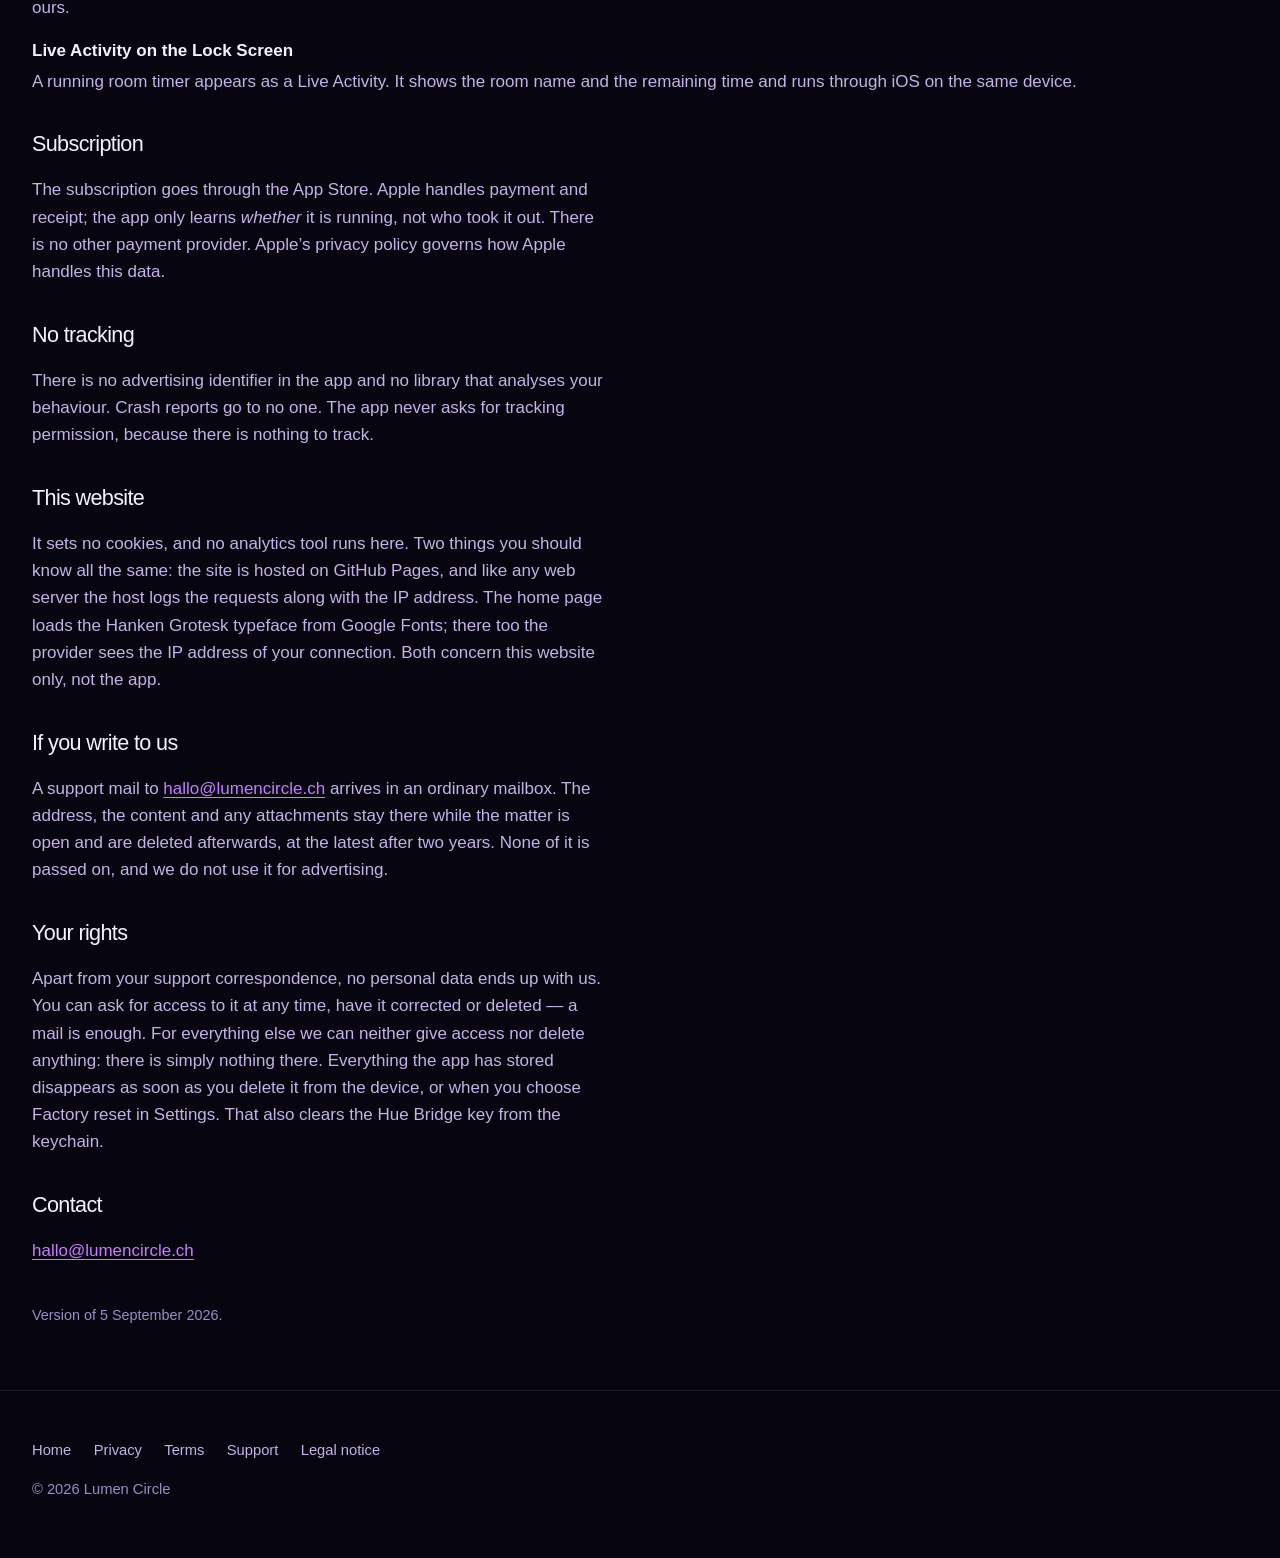
<file: en/privacy.html>
<!doctype html>
<html lang="en">
<head>
<meta charset="utf-8">
<meta name="viewport" content="width=device-width, initial-scale=1">
<title>Privacy Policy — Lumen Circle</title>
<meta name="robots" content="noindex, follow">
<link rel="alternate" hreflang="de" href="https://lumencircle.ch/datenschutz.html">
<link rel="alternate" hreflang="en" href="https://lumencircle.ch/en/privacy.html">
<link rel="alternate" hreflang="x-default" href="https://lumencircle.ch/datenschutz.html">
<link rel="canonical" href="https://lumencircle.ch/en/privacy.html">
<link rel="stylesheet" href="../styles.css?v=2026-10-25b">
</head>
<body>

<header class="top">
  <div class="wrap">
    <a class="brand" href="index.html">
      <span class="ring" aria-hidden="true"></span>
      <span>Lumen Circle</span>
    </a>
    <nav aria-label="Language">
      <a class="lang" href="../datenschutz.html" hreflang="de" lang="de">DE</a>
    </nav>
  </div>
</header>

<main class="wrap legal" style="padding:3rem 0">
  <h1>Privacy Policy</h1>
  <p class="small">Controller: Philippe Froehly, Schupfarterstrasse 6,
     5074 Eiken, Switzerland ·
     <a href="mailto:hallo@lumencircle.ch">hallo@lumencircle.ch</a></p>
  <p><strong>Lumen Circle has no servers.</strong> What the app knows about your
     home is stored on your device and stays there. You need no account, you
     never sign in anywhere, and nothing is analysed.</p>

  <h2>What data the app needs</h2>
  <dl>
    <dt>Home (HomeKit)</dt>
    <dd>Rooms, devices, names, scenes and sensor readings. The app reads them
        straight from HomeKit and writes switching commands back to it. None of
        this leaves the device.</dd>

    <dt>Location — leaving alert</dt>
    <dd>This is the only purpose for which the app asks for your location at
        all. If you switch the feature on, you set your home location once.
        That location is stored <em>on the device</em> and never leaves it;
        iOS then watches the zone and wakes the app when you leave it. Out of
        the box, the feature is off.</dd>

    <dt>Hue Bridge on the home network</dt>
    <dd>For the energy meter, the app talks directly to your Hue Bridge on the
        home network, encrypted and with it alone: it checks the bridge’s
        certificate and accepts no other. The key the bridge hands out after
        you press its button is stored by the app in the device’s keychain; it
        does not leave the device. For this, iOS asks once for access to the
        local network. You can disconnect at any time in Settings.</dd>

    <dt>Finding the bridge — Signify</dt>
    <dd>The app first looks for the bridge on the network itself. If it finds
        none there, it asks Signify’s directory service
        (<em>discovery.meethue.com</em>) once. The request carries no content;
        as with any call over the internet, the service sees the public
        address of your connection and answers with the bridges behind it.
        Nothing from your home goes with it, and none of it is stored.</dd>

    <dt>Consumption profiles — Powercalc</dt>
    <dd>Hue lamps do not measure their own consumption. For every lamp model
        the bridge reports, the app fetches a measured profile once from the
        open library of the Powercalc project (<em>api.powercalc.nl</em>, with
        the measurement series from GitHub). What goes out is the model
        identifier as printed on the box, such as “LCT015”, and nothing else:
        no name, no location, no identifier for your home, and not how many
        lamps you have. Each model is looked up at most once, and the result
        stays on the device. Offline, the app works with an estimate and says
        so. The data is available under the MIT licence.</dd>

    <dt>Microphone — Party mode</dt>
    <dd>Party mode measures the volume to keep the lights on the beat. Only the
        level is analysed, directly on the device. No recording is made: the
        sound is discarded as soon as the number has been read from it.</dd>

    <dt>Notifications</dt>
    <dd>Threshold, leaving and energy alerts are generated locally on the
        device. There is no push service and no server of ours behind them.
        The energy alerts are off out of the box.</dd>

    <dt>Settings</dt>
    <dd>Palette, thresholds, the order of the tiles, your electricity price,
        the energy alerts, the home location for the leaving alert and the
        state of the trial are kept in the app’s local settings.</dd>

    <dt>Shared folder for widgets and complications</dt>
    <dd>A widget runs for seconds rather than continuously, so it cannot ask
        HomeKit itself. The app therefore places four files in a folder that
        only it and its own extensions can read: a <em>snapshot</em> with room
        names, light states, outdoor temperature and CO₂ value, a
        <em>measurement history</em> of the last 24 hours for the charts, the
        <em>readings</em> of the energy meter (hourly for 90 days, daily for
        five years) and the learned <em>lamp profiles</em>. All of it stays on
        the device and disappears with the app.</dd>

    <dt>Apple Watch</dt>
    <dd>The watch app talks to HomeKit itself and keeps its own snapshot on the
        watch. Nothing of ours travels between phone and watch; iOS mirrors
        notifications to the wrist on its own.</dd>

    <dt>Shortcuts and Siri</dt>
    <dd>Rooms and scenes are offered to iOS as options for Shortcuts so that
        Siri can switch them. What Siri processes of your request depends
        on Apple’s settings, not ours.</dd>

    <dt>Live Activity on the Lock Screen</dt>
    <dd>A running room timer appears as a Live Activity. It shows the room name
        and the remaining time and runs through iOS on the same device.</dd>
  </dl>

  <h2>Subscription</h2>
  <p>The subscription goes through the App Store. Apple handles payment and
     receipt; the app only learns <em>whether</em> it is running, not who took
     it out. There is no other payment provider. Apple’s privacy policy governs how
     Apple handles this data.</p>

  <h2>No tracking</h2>
  <p>There is no advertising identifier in the app and no library that
     analyses your behaviour. Crash reports go to no one. The app never asks
     for tracking permission, because there is nothing to track.</p>

  <h2>This website</h2>
  <p>It sets no cookies, and no analytics tool runs here. Two things you
     should know all the same: the site is hosted on GitHub Pages, and like
     any web server the host logs the requests along with the IP address. The
     home page loads the Hanken Grotesk typeface from Google Fonts; there too
     the provider sees the IP address of your connection. Both concern this
     website only, not the app.</p>

  <h2>If you write to us</h2>
  <p>A support mail to <a href="mailto:hallo@lumencircle.ch">hallo@lumencircle.ch</a>
     arrives in an ordinary mailbox. The address, the content and any
     attachments stay there while the matter is open and are deleted
     afterwards, at the latest after two years. None of it is passed on, and
     we do not use it for advertising.</p>

  <h2>Your rights</h2>
  <p>Apart from your support correspondence, no personal data ends up with us.
     You can ask for access to it at any time, have it corrected or deleted —
     a mail is enough. For everything else we can neither give access nor
     delete anything: there is simply nothing there. Everything the app has
     stored disappears as soon as you delete it from the device, or when you
     choose Factory reset in Settings. That also clears the Hue Bridge key
     from the keychain.</p>

  <h2>Contact</h2>
  <p><a href="mailto:hallo@lumencircle.ch">hallo@lumencircle.ch</a></p>

  <p style="color:var(--text-3);font-size:.9rem;margin-top:2.5rem">
     Version of 5 September 2026.</p>
</main>

<footer>
  <div class="wrap">
    <nav>
      <a href="index.html">Home</a>
      <a href="privacy.html">Privacy</a>
      <a href="terms.html">Terms</a>
      <a href="support.html">Support</a>
      <a href="imprint.html">Legal notice</a>
    </nav>
    <p class="copyright">© 2026 Lumen Circle</p>
  </div>
</footer>

</body>
</html>
</file>
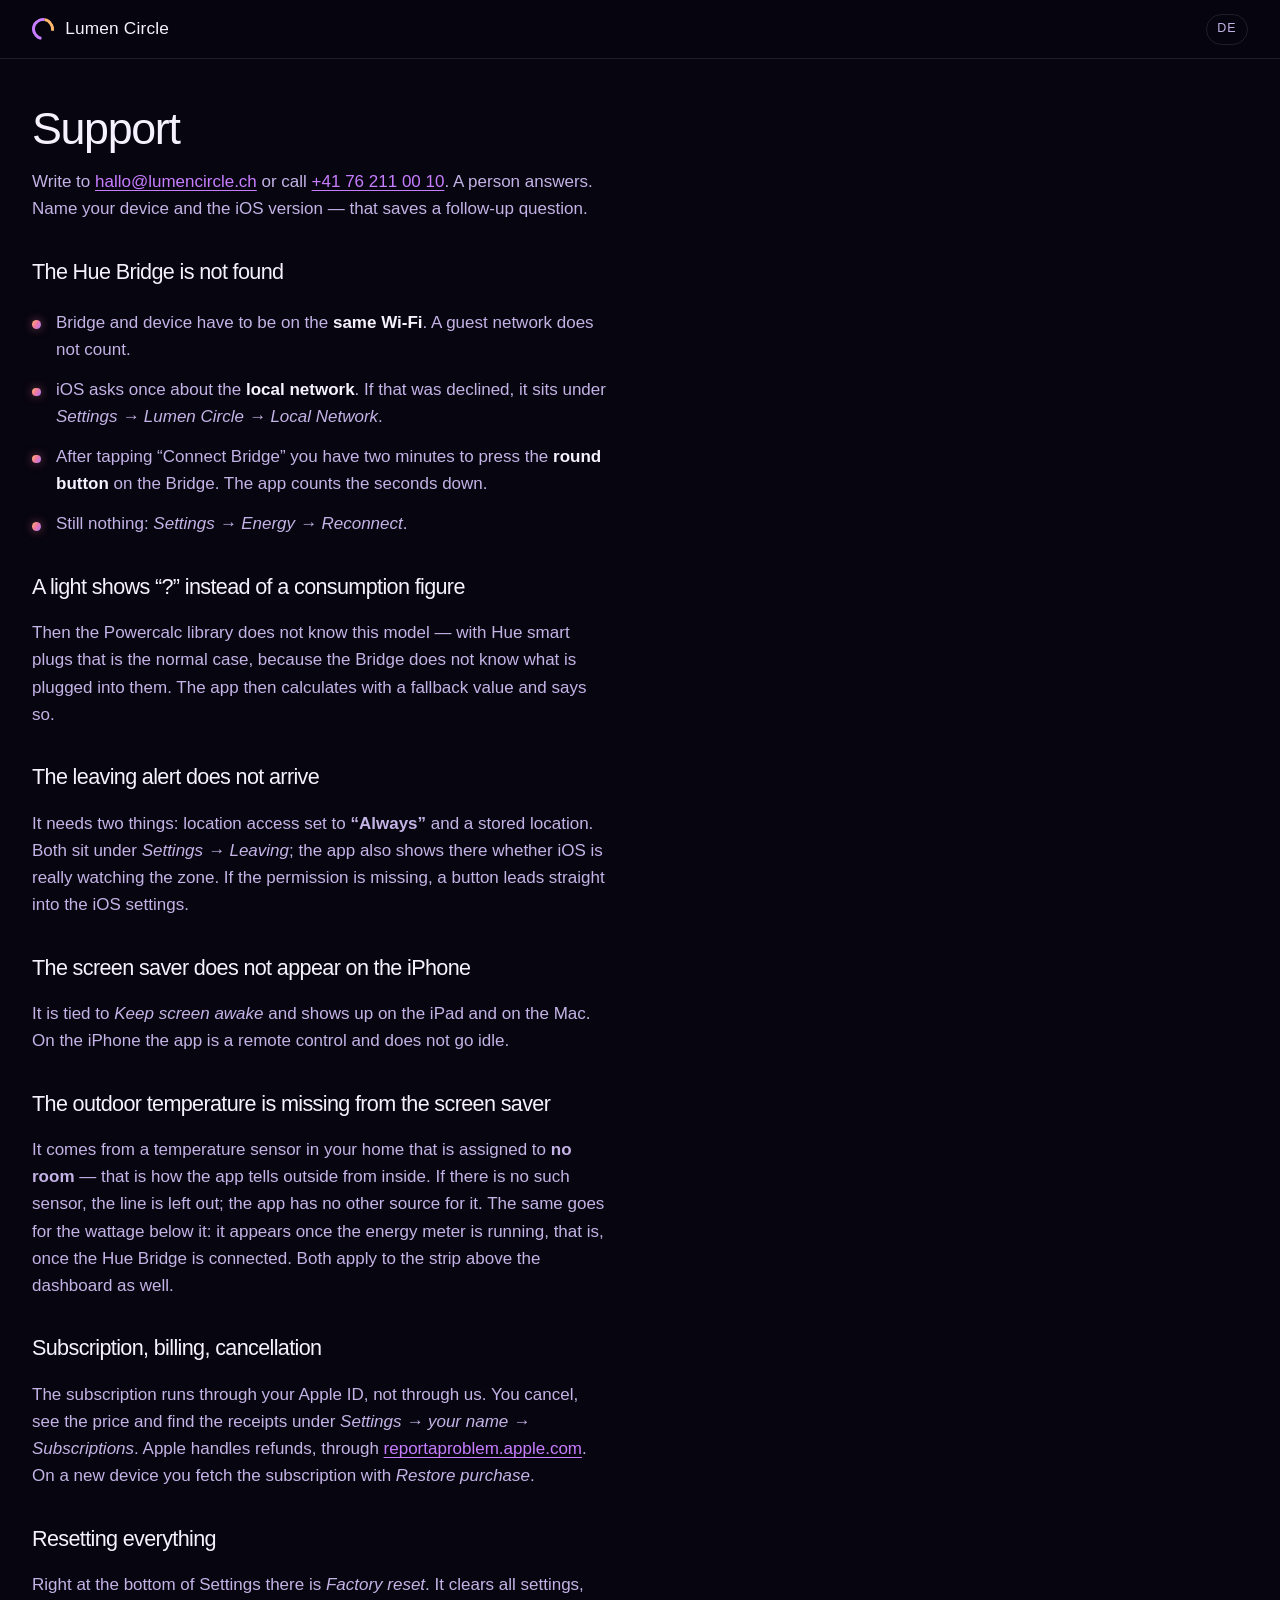
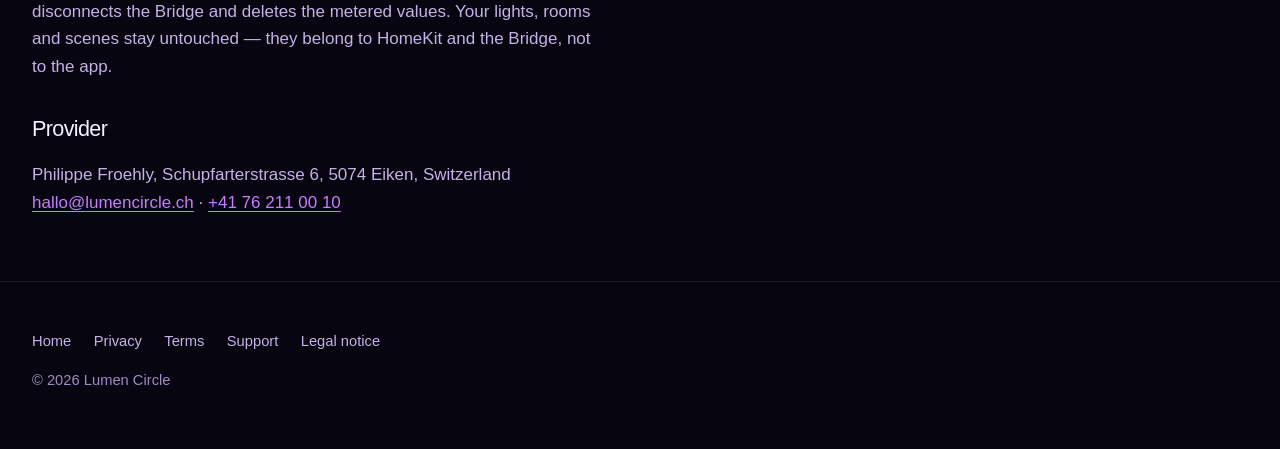
<file: en/support.html>
<!doctype html>
<html lang="en">
<head>
<meta charset="utf-8">
<meta name="viewport" content="width=device-width, initial-scale=1">
<meta name="robots" content="noindex, follow">
<title>Support — Lumen Circle</title>
<meta name="description" content="Help with Lumen Circle: Hue Bridge, energy figures, leaving alert, subscription. And how to reach the provider.">
<link rel="alternate" hreflang="de" href="https://lumencircle.ch/support.html">
<link rel="alternate" hreflang="en" href="https://lumencircle.ch/en/support.html">
<link rel="alternate" hreflang="x-default" href="https://lumencircle.ch/support.html">
<link rel="canonical" href="https://lumencircle.ch/en/support.html">
<link rel="stylesheet" href="../styles.css?v=2026-10-25b">
</head>
<body>

<header class="top">
  <div class="wrap">
    <a class="brand" href="index.html">
      <span class="ring" aria-hidden="true"></span>
      <span>Lumen Circle</span>
    </a>
    <nav aria-label="Language">
      <a class="lang" href="../support.html" hreflang="de" lang="de">DE</a>
    </nav>
  </div>
</header>

<main class="wrap legal" style="padding:3rem 0">
  <h1>Support</h1>
  <p>Write to <a href="mailto:hallo@lumencircle.ch">hallo@lumencircle.ch</a>
     or call <a href="tel:+41762110010">+41 76 211 00 10</a>. A person answers.
     Name your device and the iOS version — that saves a follow-up
     question.</p>

  <h2>The Hue Bridge is not found</h2>
  <ul class="points">
    <li>Bridge and device have to be on the <strong>same Wi-Fi</strong>. A guest network does not count.</li>
    <li>iOS asks once about the <strong>local network</strong>. If that was declined, it sits under <em>Settings → Lumen Circle → Local Network</em>.</li>
    <li>After tapping “Connect Bridge” you have two minutes to press the <strong>round button</strong> on the Bridge. The app counts the seconds down.</li>
    <li>Still nothing: <em>Settings → Energy → Reconnect</em>.</li>
  </ul>

  <h2>A light shows “?” instead of a consumption figure</h2>
  <p>Then the Powercalc library does not know this model — with Hue smart plugs
     that is the normal case, because the Bridge does not know what is plugged
     into them. The app then calculates with a fallback value and says so.</p>

  <h2>The leaving alert does not arrive</h2>
  <p>It needs two things: location access set to <strong>“Always”</strong> and
     a stored location. Both sit under <em>Settings → Leaving</em>; the app also
     shows there whether iOS is really watching the zone. If the permission is
     missing, a button leads straight into the iOS settings.</p>

  <h2>The screen saver does not appear on the iPhone</h2>
  <p>It is tied to <em>Keep screen awake</em> and shows up on the iPad and on
     the Mac. On the iPhone the app is a remote control and does not go
     idle.</p>

  <h2>The outdoor temperature is missing from the screen saver</h2>
  <p>It comes from a temperature sensor in your home that is assigned to
     <strong>no room</strong> — that is how the app tells outside from inside.
     If there is no such sensor, the line is left out; the app has no other
     source for it. The same goes for the wattage below it: it appears once the
     energy meter is running, that is, once the Hue Bridge is connected. Both
     apply to the strip above the dashboard as well.</p>

  <h2>Subscription, billing, cancellation</h2>
  <p>The subscription runs through your Apple ID, not through us. You cancel,
     see the price and find the receipts under <em>Settings → your name →
     Subscriptions</em>. Apple handles refunds, through
     <a href="https://reportaproblem.apple.com">reportaproblem.apple.com</a>.
     On a new device you fetch the subscription with <em>Restore purchase</em>.</p>

  <h2>Resetting everything</h2>
  <p>Right at the bottom of Settings there is <em>Factory reset</em>. It clears
     all settings, disconnects the Bridge and deletes the metered values.
     Your lights, rooms and scenes stay untouched — they belong to HomeKit
     and the Bridge, not to the app.</p>

  <h2>Provider</h2>
  <p>Philippe Froehly, Schupfarterstrasse 6, 5074 Eiken, Switzerland<br>
     <a href="mailto:hallo@lumencircle.ch">hallo@lumencircle.ch</a> ·
     <a href="tel:+41762110010">+41 76 211 00 10</a></p>
</main>

<footer>
  <div class="wrap">
    <nav>
      <a href="index.html">Home</a>
      <a href="privacy.html">Privacy</a>
      <a href="terms.html">Terms</a>
      <a href="support.html">Support</a>
      <a href="imprint.html">Legal notice</a>
    </nav>
    <p class="copyright">© 2026 Lumen Circle</p>
  </div>
</footer>

</body>
</html>
</file>
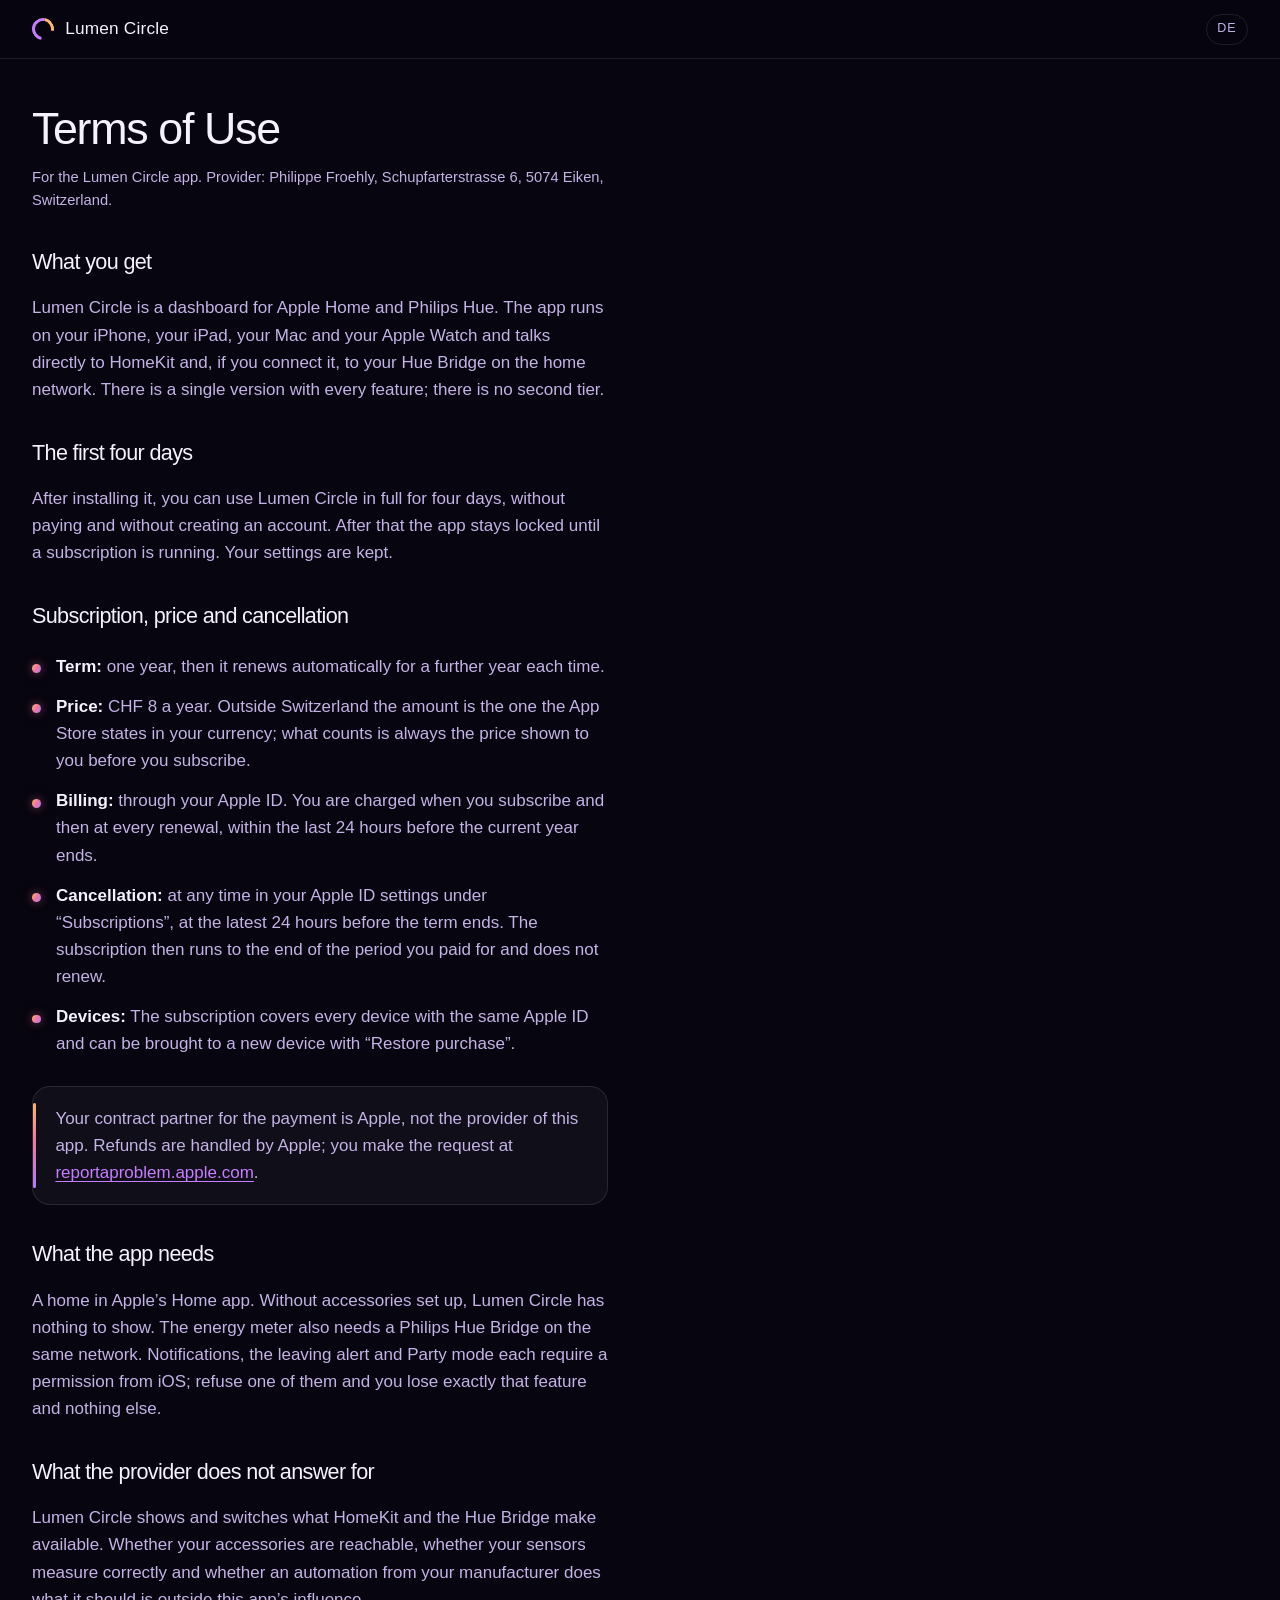
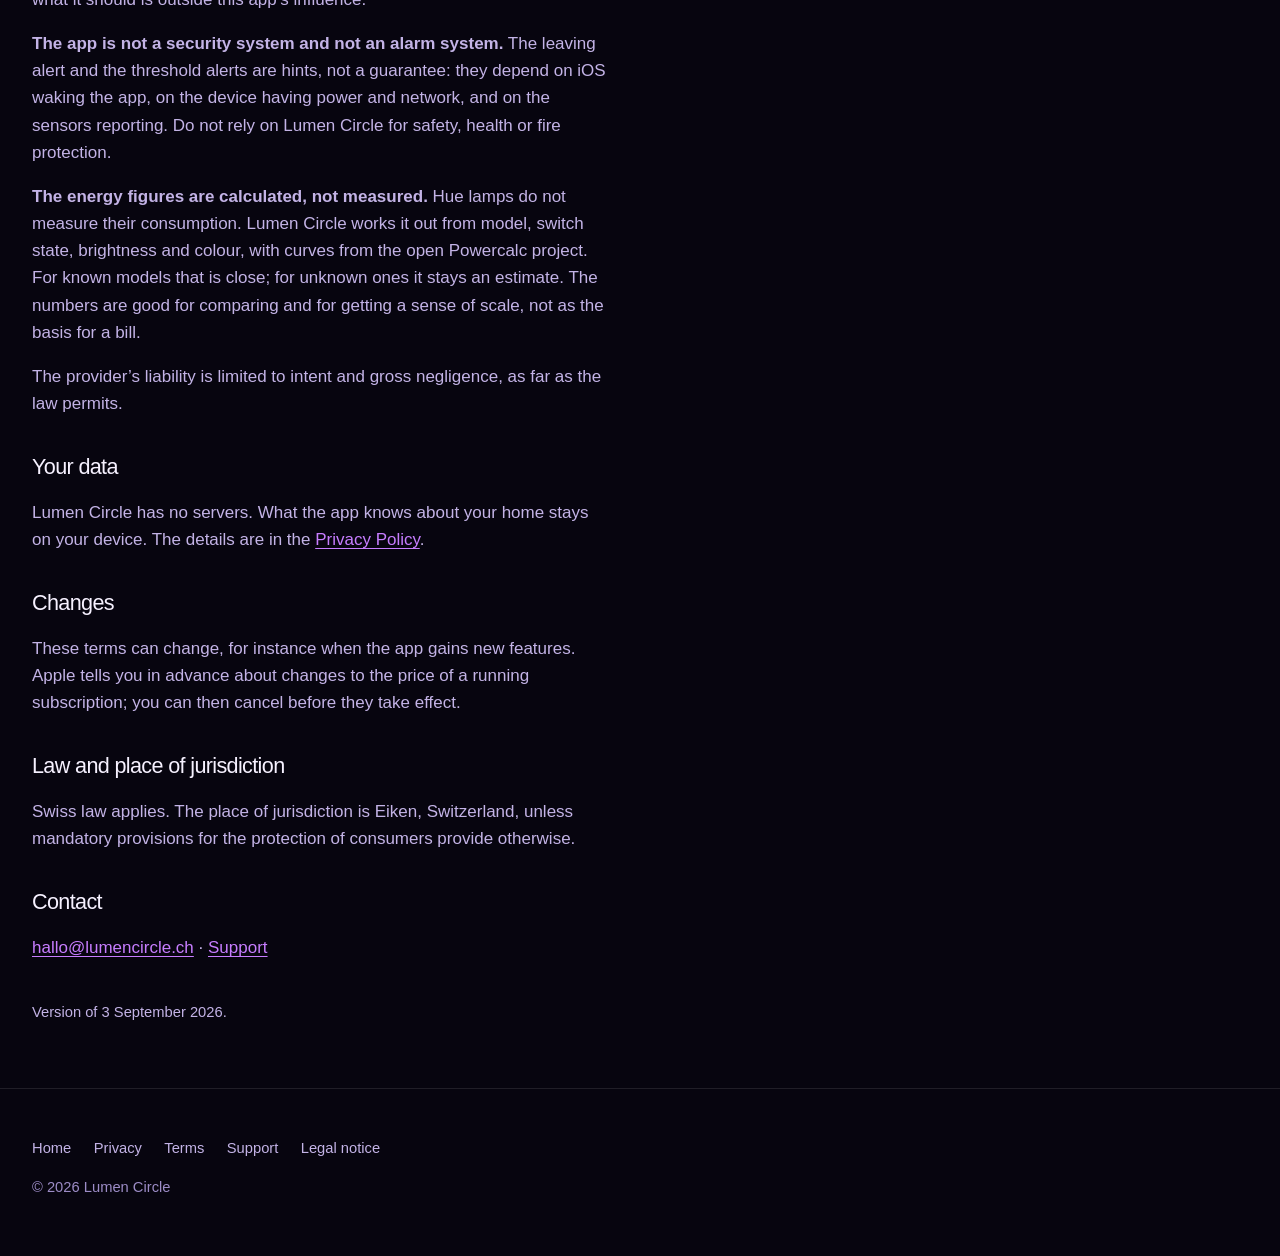
<file: en/terms.html>
<!doctype html>
<html lang="en">
<head>
<meta charset="utf-8">
<meta name="viewport" content="width=device-width, initial-scale=1">
<title>Terms of Use — Lumen Circle</title>
<meta name="robots" content="noindex, follow">
<link rel="alternate" hreflang="de" href="https://lumencircle.ch/nutzungsbedingungen.html">
<link rel="alternate" hreflang="en" href="https://lumencircle.ch/en/terms.html">
<link rel="alternate" hreflang="x-default" href="https://lumencircle.ch/nutzungsbedingungen.html">
<link rel="canonical" href="https://lumencircle.ch/en/terms.html">
<link rel="stylesheet" href="../styles.css?v=2026-10-25b">
</head>
<body>

<header class="top">
  <div class="wrap">
    <a class="brand" href="index.html">
      <span class="ring" aria-hidden="true"></span>
      <span>Lumen Circle</span>
    </a>
    <nav aria-label="Language">
      <a class="lang" href="../nutzungsbedingungen.html" hreflang="de" lang="de">DE</a>
    </nav>
  </div>
</header>

<main class="wrap legal" style="padding:3rem 0">
  <h1>Terms of Use</h1>
  <p class="small">For the Lumen Circle app. Provider: Philippe Froehly,
     Schupfarterstrasse 6, 5074 Eiken, Switzerland.</p>

  <h2>What you get</h2>
  <p>Lumen Circle is a dashboard for Apple Home and Philips Hue. The app runs
     on your iPhone, your iPad, your Mac and your Apple Watch and talks directly to
     HomeKit and, if you connect it, to your Hue Bridge on the home network.
     There is a single version with every feature; there is no second tier.</p>

  <h2>The first four days</h2>
  <p>After installing it, you can use Lumen Circle in full for four days,
     without paying and without creating an account. After that the app stays
     locked until a subscription is running. Your settings are kept.</p>

  <h2>Subscription, price and cancellation</h2>
  <ul class="points">
    <li><strong>Term:</strong> one year, then it renews automatically for a further year each time.</li>
    <li><strong>Price:</strong> CHF 8 a year. Outside Switzerland the amount is the one the App Store states in your currency; what counts is always the price shown to you before you subscribe.</li>
    <li><strong>Billing:</strong> through your Apple ID. You are charged when you subscribe and then at every renewal, within the last 24 hours before the current year ends.</li>
    <li><strong>Cancellation:</strong> at any time in your Apple ID settings under “Subscriptions”, at the latest 24 hours before the term ends. The subscription then runs to the end of the period you paid for and does not renew.</li>
    <li><strong>Devices:</strong> The subscription covers every device with the same Apple ID and can be brought to a new device with “Restore purchase”.</li>
  </ul>
  <p class="note">Your contract partner for the payment is Apple, not the
     provider of this app. Refunds are handled by Apple; you make the request at
     <a href="https://reportaproblem.apple.com">reportaproblem.apple.com</a>.</p>

  <h2>What the app needs</h2>
  <p>A home in Apple’s Home app. Without accessories set up, Lumen Circle has
     nothing to show. The energy meter also needs a Philips Hue Bridge on the
     same network. Notifications, the leaving alert and Party mode each
     require a permission from iOS; refuse one of them and you lose exactly
     that feature and nothing else.</p>

  <h2>What the provider does not answer for</h2>
  <p>Lumen Circle shows and switches what HomeKit and the Hue Bridge make
     available. Whether your accessories are reachable, whether your sensors
     measure correctly and whether an automation from your manufacturer does
     what it should is outside this app’s influence.</p>
  <p><strong>The app is not a security system and not an alarm system.</strong>
     The leaving alert and the threshold alerts are hints, not a guarantee:
     they depend on iOS waking the app, on the device having power and network,
     and on the sensors reporting. Do not rely on Lumen Circle for safety,
     health or fire protection.</p>
  <p><strong>The energy figures are calculated, not measured.</strong> Hue
     lamps do not measure their consumption. Lumen Circle works it out from
     model, switch state, brightness and colour, with curves from the open
     Powercalc project. For known models that is close; for unknown ones it
     stays an estimate. The numbers are good for comparing and for getting a
     sense of scale, not as the basis for a bill.</p>
  <p>The provider’s liability is limited to intent and gross negligence, as far
     as the law permits.</p>

  <h2>Your data</h2>
  <p>Lumen Circle has no servers. What the app knows about your home stays on
     your device. The details are in the
     <a href="privacy.html">Privacy Policy</a>.</p>

  <h2>Changes</h2>
  <p>These terms can change, for instance when the app gains new features.
     Apple tells you in advance about changes to the price of a running
     subscription; you can then cancel before they take effect.</p>

  <h2>Law and place of jurisdiction</h2>
  <p>Swiss law applies. The place of jurisdiction is Eiken, Switzerland, unless
     mandatory provisions for the protection of consumers provide otherwise.</p>

  <h2>Contact</h2>
  <p><a href="mailto:hallo@lumencircle.ch">hallo@lumencircle.ch</a> ·
     <a href="support.html">Support</a></p>

  <p class="small" style="margin-top:2.5rem">Version of 3 September 2026.</p>
</main>

<footer>
  <div class="wrap">
    <nav>
      <a href="index.html">Home</a>
      <a href="privacy.html">Privacy</a>
      <a href="terms.html">Terms</a>
      <a href="support.html">Support</a>
      <a href="imprint.html">Legal notice</a>
    </nav>
    <p class="copyright">© 2026 Lumen Circle</p>
  </div>
</footer>

</body>
</html>
</file>
<file: styles.css>
/* Lumen Circle — lumencircle.ch
   Die Seite sieht aus wie das Produkt: dieselbe Farbwelt (AmbientPalette
   .aurora), derselbe Ring, dieselben dünnen Ziffern. Nichts ist für die Seite
   erfunden — das Leuchten im Hintergrund sind die drei Farben des Rings,
   Pfirsich, Rosé und Violett, so wie sie in der App ein Zimmer zeigen.

   Kein Framework, kein Build-Schritt. Bewegung nur, wo sie etwas erklärt, und
   nur, wenn „Bewegung reduzieren" aus ist. */

:root {
  --base: #07050f;
  --ink: #120b24;
  --wash: #2a1250;
  --text: #f6f1ff;
  --text-2: #c3b3e6;
  --text-3: #9c8cc6;
  --signal: #c77dff;
  --amber: #ffb86b;
  --rose: #f2789f;
  --violet: #a97bff;
  --arc: linear-gradient(120deg, var(--amber), var(--rose) 45%, var(--violet));
  --rule: rgba(255, 255, 255, 0.1);
  --surface: rgba(255, 255, 255, 0.04);
  --surface-2: rgba(255, 255, 255, 0.065);
  --glass-edge: rgba(255, 255, 255, 0.12);
  --measure: 36rem;
  --display: "Hanken Grotesk", -apple-system, BlinkMacSystemFont, "Helvetica Neue", Arial, sans-serif;
  --body: -apple-system, BlinkMacSystemFont, "Segoe UI", Roboto, "Helvetica Neue", Arial, sans-serif;
  --radius: 28px;
  --radius-device: 26px;
  --ease: cubic-bezier(0.22, 1, 0.36, 1);
}

* { box-sizing: border-box; }
html { scroll-behavior: smooth; scroll-padding-top: 5.5rem; }
@media (prefers-reduced-motion: reduce) { html { scroll-behavior: auto; } }

body {
  margin: 0;
  background: var(--base);
  color: var(--text);
  font: 400 17px/1.6 var(--body);
  -webkit-font-smoothing: antialiased;
  text-rendering: optimizeLegibility;
  overflow-x: hidden;
}

a { color: var(--signal); text-decoration-thickness: 1px; text-underline-offset: 3px; }
a:hover { color: var(--amber); }
a:focus-visible, button:focus-visible, summary:focus-visible {
  outline: 2px solid var(--amber); outline-offset: 3px; border-radius: 6px;
}

img, video { max-width: 100%; height: auto; display: block; }

.wrap { width: min(100% - 2.5rem, 76rem); margin-inline: auto; }
p { max-width: var(--measure); }

.sr-only {
  position: absolute; width: 1px; height: 1px; overflow: hidden;
  clip: rect(0 0 0 0); white-space: nowrap;
}

/* Typografie ------------------------------------------------------------- */

h1, h2, .display {
  font-family: var(--display);
  font-weight: 300;
  letter-spacing: -0.03em;
  margin: 0;
  text-wrap: balance;
}
h1 { font-size: clamp(2.9rem, 6.2vw, 5.2rem); line-height: 0.98; font-weight: 200; }
h1 .zeile { display: block; }
@media (min-width: 62rem) { h1 .zeile { white-space: nowrap; } }
h2 { font-size: clamp(2.1rem, 4.6vw, 3.6rem); line-height: 1.04; margin-bottom: 1.3rem; }
h3 { font-family: var(--body); font-size: 1.05rem; font-weight: 600; margin: 0 0 0.35rem; letter-spacing: 0; }

/* Ein Wort im Verlauf des Rings — sparsam, einmal je Überschrift. */
.glow {
  background: var(--arc);
  -webkit-background-clip: text; background-clip: text;
  color: transparent;
}

.eyebrow {
  font-family: var(--body);
  font-size: 0.78rem;
  font-weight: 600;
  letter-spacing: 0.16em;
  text-transform: uppercase;
  color: var(--text-3);
  margin: 0 0 1.1rem;
}
.eyebrow.badge {
  display: inline-flex; align-items: center; gap: 0.55rem;
  padding: 0.4rem 0.85rem 0.4rem 0.5rem;
  border-radius: 999px;
  border: 1px solid var(--glass-edge);
  background: var(--surface);
  color: var(--text-2);
}
.eyebrow.badge::before {
  content: ""; width: 0.55rem; height: 0.55rem; border-radius: 50%;
  background: var(--arc); box-shadow: 0 0 12px var(--rose);
}

.lede { font-size: clamp(1.15rem, 1.6vw, 1.32rem); line-height: 1.55; color: var(--text-2); margin: 1.5rem 0 2rem; }
.muted { color: var(--text-2); }
.small { font-size: 0.92rem; color: var(--text-3); }

/* App-Store-Verweis -------------------------------------------------------
   Sieht aus wie „Abonnieren" in der App: eine gefüllte Pille im Signalton.
   Bewusst ohne Apples Abzeichen — wer das benutzt, muss ihr Original nehmen,
   und ein nachgebautes wäre eine Marke, die uns nicht gehört. */

.store {
  position: relative;
  display: inline-flex; align-items: center; gap: 0.6rem;
  padding: 0.95rem 1.7rem;
  border-radius: 999px;
  background: linear-gradient(120deg, #ffcf96, var(--rose) 50%, var(--signal));
  color: #1a0f2e;
  font-weight: 650;
  text-decoration: none;
  box-shadow: 0 10px 40px -10px rgba(242, 120, 159, 0.7), inset 0 1px 0 rgba(255, 255, 255, 0.5);
  transition: transform 0.35s var(--ease), box-shadow 0.35s var(--ease), filter 0.35s;
}
.store svg { width: 1.05em; height: 1.05em; }
.store:hover { color: #1a0f2e; filter: brightness(1.06); box-shadow: 0 16px 50px -10px rgba(242, 120, 159, 0.85), inset 0 1px 0 rgba(255, 255, 255, 0.6); }
@media (prefers-reduced-motion: no-preference) { .store:hover { transform: translateY(-2px); } }
.store.klein { padding: 0.55rem 1.1rem; font-size: 0.9rem; box-shadow: none; }
.store-zeile { margin: 0 0 1rem; display: flex; flex-wrap: wrap; gap: 0.9rem; align-items: center; }

.price {
  display: inline-flex; align-items: baseline; gap: 0.6rem; flex-wrap: wrap;
  padding: 0.7rem 1.2rem;
  border: 1px solid var(--glass-edge);
  border-radius: 999px;
  background: var(--surface);
  margin: 0;
}
.price strong { font-family: var(--display); font-weight: 400; font-size: 1.15rem; letter-spacing: -0.01em; }
.price span { color: var(--text-2); font-size: 0.95rem; }

/* Kopf ------------------------------------------------------------------- */

.top {
  position: sticky; top: 0; z-index: 50;
  padding: 0.85rem 0;
  background: color-mix(in oklab, var(--base) 72%, transparent);
  backdrop-filter: blur(20px) saturate(1.4);
  -webkit-backdrop-filter: blur(20px) saturate(1.4);
  border-bottom: 1px solid var(--rule);
}
.top .wrap { display: flex; align-items: center; justify-content: space-between; gap: 1rem; }
.brand { display: inline-flex; align-items: center; gap: 0.7rem; font-size: 1.08rem; color: var(--text); text-decoration: none; letter-spacing: 0.01em; }
.brand .mark { width: 26px; height: 26px; flex: none; }
/* Rechtstexte zeichnen den Ring noch per CSS — soll weiter funktionieren. */
.brand .ring {
  width: 22px; height: 22px; border-radius: 50%;
  border: 3px solid var(--signal);
  border-right-color: var(--amber);
  border-bottom-color: transparent;
  transform: rotate(-35deg);
}
.top nav { display: flex; align-items: center; gap: 1.5rem; font-size: 0.93rem; }
.top nav a { color: var(--text-2); text-decoration: none; transition: color 0.2s; }
.top nav a:hover { color: var(--text); }
.top nav .lang {
  padding: 0.28rem 0.65rem;
  border: 1px solid var(--rule);
  border-radius: 999px;
  font-size: 0.78rem;
  letter-spacing: 0.08em;
}
.top nav .lang:hover { border-color: var(--text-3); }
.top nav .store { color: #1a0f2e; }
/* Auf schmalen Bildschirmen bleiben Sprache und App Store. */
@media (max-width: 62rem) { .top nav a:not(.lang):not(.store) { display: none; } }
@media (max-width: 26rem) { .top nav .store { display: none; } }

/* Grundlicht -------------------------------------------------------------
   Drei weiche Flecken in den Farben des Rings, die sich kaum merklich
   bewegen — wie das Licht der App im Raum. */

.licht { position: absolute; inset: 0; overflow: hidden; pointer-events: none; z-index: 0; }
.licht i {
  position: absolute; border-radius: 50%;
  filter: blur(70px); opacity: 0.5;
  will-change: transform;
}
.licht i:nth-child(1) { width: 46vw; height: 46vw; left: -12vw; top: -14vw; background: radial-gradient(closest-side, rgba(169, 123, 255, 0.85), transparent); }
.licht i:nth-child(2) { width: 40vw; height: 40vw; right: -8vw; top: 6vw; background: radial-gradient(closest-side, rgba(242, 120, 159, 0.7), transparent); }
.licht i:nth-child(3) { width: 34vw; height: 34vw; left: 30vw; top: 28vw; background: radial-gradient(closest-side, rgba(255, 184, 107, 0.5), transparent); }
@media (prefers-reduced-motion: no-preference) {
  .licht i:nth-child(1) { animation: schweben 26s var(--ease) infinite alternate; }
  .licht i:nth-child(2) { animation: schweben 32s var(--ease) infinite alternate-reverse; }
  .licht i:nth-child(3) { animation: schweben 38s var(--ease) infinite alternate; }
}
@keyframes schweben {
  from { transform: translate3d(0, 0, 0) scale(1); }
  to { transform: translate3d(4vw, 3vw, 0) scale(1.12); }
}

/* Feines Korn über dem Licht, damit die Verläufe nicht streifig werden. */
.korn::after {
  content: ""; position: absolute; inset: 0; pointer-events: none; z-index: 0;
  opacity: 0.08; mix-blend-mode: overlay;
  background-image: url("data:image/svg+xml;utf8,<svg xmlns='http://www.w3.org/2000/svg' width='160' height='160'><filter id='n'><feTurbulence type='fractalNoise' baseFrequency='0.9' numOctaves='2' stitchTiles='stitch'/></filter><rect width='100%' height='100%' filter='url(%23n)'/></svg>");
}

/* Aufmacher -------------------------------------------------------------- */

.hero {
  position: relative;
  min-height: min(100svh, 62rem);
  display: grid; align-items: center;
  padding: clamp(3rem, 7vw, 5.5rem) 0 clamp(3rem, 6vw, 5rem);
  overflow: clip;
  isolation: isolate;
}
.hero .wrap {
  position: relative; z-index: 1;
  display: grid; gap: 3rem; align-items: center;
  grid-template-columns: 1fr;
}
@media (min-width: 62rem) {
  .hero .wrap { grid-template-columns: minmax(0, 0.95fr) minmax(0, 1.15fr); gap: 3.5rem; }
}

/* Der grosse Ring: das Bedienelement der App als Licht hinter dem Aufmacher.
   Er dreht sich langsam — ein Regler mit Weg nach oben, kein Zierrat. */
.hero-ring {
  position: absolute;
  right: -14vw; top: -10rem;
  width: clamp(28rem, 58vw, 52rem);
  aspect-ratio: 1;
  opacity: 0.22;
  pointer-events: none;
  z-index: 0;
}
@media (prefers-reduced-motion: no-preference) { .hero-ring { animation: drehen 120s linear infinite; } }
@keyframes drehen { to { transform: rotate(360deg); } }

.hero-geraet { position: relative; margin: 0; }
.hero-geraet img {
  width: 100%;
  filter: drop-shadow(0 50px 70px rgba(0, 0, 0, 0.6)) drop-shadow(0 0 80px rgba(169, 123, 255, 0.22));
}
/* Unter dem Gerät das Band der App — die Farben der Lampen, die brennen. */
.hero-geraet::after {
  content: ""; position: absolute; left: 12%; right: 12%; bottom: 1%; height: 10%;
  background: radial-gradient(50% 50% at 50% 50%, rgba(255, 184, 107, 0.45), rgba(242, 120, 159, 0.2) 50%, transparent 75%);
  filter: blur(30px); z-index: -1;
}
@media (prefers-reduced-motion: no-preference) {
  .hero-geraet img { animation: schwebt 9s ease-in-out infinite alternate; }
}
@keyframes schwebt { from { transform: translateY(0); } to { transform: translateY(-12px); } }

.geraete-liste {
  display: flex; flex-wrap: wrap; gap: 0.5rem; margin: 1.6rem 0 0; padding: 0; list-style: none;
}
.geraete-liste li {
  padding: 0.35rem 0.8rem; border-radius: 999px;
  border: 1px solid var(--rule); background: var(--surface);
  font-size: 0.85rem; color: var(--text-2);
}
.geraete-liste li.neu { border-color: rgba(242, 120, 159, 0.45); color: var(--text); }
.geraete-liste li.neu::after { content: " · neu"; color: var(--rose); }

/* Abschnitte ------------------------------------------------------------- */

.section { position: relative; padding: clamp(4.5rem, 10vw, 8.5rem) 0; isolation: isolate; }
.section.eng { padding-block: clamp(3rem, 7vw, 5.5rem); }
.trenner { height: 1px; background: linear-gradient(90deg, transparent, var(--rule) 20%, var(--rule) 80%, transparent); border: 0; margin: 0; }

.kopf { max-width: 48rem; margin-bottom: clamp(2.5rem, 5vw, 4rem); }
.kopf.mitte { margin-inline: auto; text-align: center; }
.kopf.mitte p { margin-inline: auto; }

.two { display: grid; gap: 3rem; align-items: center; grid-template-columns: 1fr; }
@media (min-width: 56rem) { .two { grid-template-columns: minmax(0, 1fr) minmax(0, 1fr); gap: 5rem; } }

/* Glas ------------------------------------------------------------------- */

.glas {
  position: relative;
  border-radius: var(--radius);
  background: linear-gradient(180deg, rgba(255, 255, 255, 0.06), rgba(255, 255, 255, 0.02));
  border: 1px solid var(--glass-edge);
  backdrop-filter: blur(16px);
  -webkit-backdrop-filter: blur(16px);
  box-shadow: inset 0 1px 0 rgba(255, 255, 255, 0.06), 0 30px 80px -40px rgba(0, 0, 0, 0.7);
}

/* Gerätebilder ------------------------------------------------------------
   Das Bild bekommt seine Breite vom Behälter, die Höhe rechnet der Browser
   aus dem Seitenverhältnis. iPhone, iPad und Mac tragen einen gezeichneten
   Rahmen; das iPhone Duo steht in Apples eigenem Gerätebild. */

.device { margin-inline: auto; width: 100%; position: relative; }
.device.phone { max-width: 320px; }
.device.tablet { max-width: 560px; }
.device img, .device video {
  width: 100%; height: auto;
  border-radius: var(--radius-device);
  background: #000;
}
.rahmen {
  padding: 10px;
  border-radius: calc(var(--radius-device) + 10px);
  background: linear-gradient(145deg, #3a3348, #17131f 40%, #2a2436);
  box-shadow:
    0 0 0 1px rgba(255, 255, 255, 0.14) inset,
    0 0 0 1px rgba(0, 0, 0, 0.7),
    0 50px 90px -30px rgba(0, 0, 0, 0.8),
    0 0 90px -20px rgba(169, 123, 255, 0.25);
}
.rahmen.phone { border-radius: 52px; padding: 11px; }
.rahmen.phone img, .rahmen.phone video { border-radius: 42px; }
.rahmen.tablet { border-radius: 34px; padding: 14px; }
.rahmen.tablet img { border-radius: 22px; }
.rahmen.uhr { border-radius: 30%; padding: 14px; max-width: 240px; }
.rahmen.uhr img { border-radius: 26%; }
.rahmen.mac { border-radius: 20px; padding: 10px; }
.rahmen.mac img { border-radius: 11px; }

/* Vier Geräte: eine Bento-Fläche ---------------------------------------- */

.bento { display: grid; gap: 1.2rem; grid-template-columns: 1fr; }
@media (min-width: 56rem) {
  .bento { grid-template-columns: repeat(6, 1fr); grid-auto-rows: minmax(0, auto); }
  .bento .gross { grid-column: span 3; grid-row: span 2; }
  .bento .mittel { grid-column: span 3; }
  .bento .breit { grid-column: span 6; display: grid; grid-template-columns: minmax(0, 0.9fr) minmax(0, 1.1fr); align-items: center; gap: 3rem; }
  .bento .breit .bild { margin-top: 0; }
}
.kachel { padding: clamp(1.5rem, 3vw, 2.4rem); overflow: hidden; display: flex; flex-direction: column; gap: 1.2rem; }
.kachel h3 { font-family: var(--display); font-weight: 300; font-size: clamp(1.6rem, 2.6vw, 2.1rem); letter-spacing: -0.02em; margin: 0; }
.kachel p { color: var(--text-2); margin: 0; }
.kachel .eyebrow { margin-bottom: 0.4rem; }
.kachel.breit h3 + p { margin-top: 1rem; }
.kachel .bild { margin-top: auto; display: grid; place-items: center; }
.kachel.gross .bild { padding-top: 1rem; }
.kachel.gross .device.tablet { max-width: 420px; }
/* Das iPad zweimal: vorn das Dashboard, dahinter dasselbe Panel in Ruhe. */
.stapel { display: grid; width: 100%; padding: 1rem 0 0.5rem; }
.stapel > * { grid-area: 1 / 1; }
.stapel .hinten { transform: translate(-16%, -4%) scale(0.84) rotate(-5deg); opacity: 0.85; }
.stapel .vorne { transform: translate(12%, 6%); }
@media (max-width: 40rem) { .stapel .hinten { transform: translate(-10%, -3%) scale(0.86) rotate(-4deg); } .stapel .vorne { transform: translate(6%, 5%); } }
.kachel .zwei { display: grid; grid-template-columns: 1fr 1fr; gap: 1rem; align-items: end; }
.kachel .zwei .rahmen.uhr { max-width: 100%; }

/* Duo: Kapitel mit festem Gerät ------------------------------------------
   Links laufen die vier Haltungen durch, rechts bleibt das Gerät stehen und
   wechselt sein Bild. Unter 56rem einfach untereinander. */

.duo { overflow: clip; }
.duo .licht i:nth-child(1) { left: auto; right: -10vw; top: 10%; }
.duo-buehne { display: grid; gap: 2rem; grid-template-columns: 1fr; }
@media (min-width: 56rem) {
  .duo-buehne { grid-template-columns: minmax(0, 0.8fr) minmax(0, 1.2fr); gap: 4rem; align-items: start; }
}
.duo-schritte { display: grid; gap: 2rem; }
@media (min-width: 56rem) { .duo-schritte { gap: 0; } }
.schritt { padding: 1.6rem 1.6rem 1.7rem; }
@media (min-width: 56rem) {
  .schritt { min-height: 72vh; display: flex; flex-direction: column; justify-content: center; padding: 0 0 0 1.6rem; border: 0; background: none; box-shadow: none; backdrop-filter: none; -webkit-backdrop-filter: none; border-left: 2px solid var(--rule); border-radius: 0; transition: border-color 0.5s var(--ease); }
  .schritt.ist-aktiv { border-left-color: var(--rose); }
  .schritt .schritt-bild { display: none; }
}
.schritt .nummer {
  font-family: var(--display); font-weight: 200; font-size: 0.95rem; letter-spacing: 0.12em;
  color: var(--text-3); margin: 0 0 0.6rem;
}
.schritt h3 { font-family: var(--display); font-weight: 300; font-size: clamp(1.7rem, 3vw, 2.4rem); letter-spacing: -0.02em; margin: 0 0 0.8rem; }
.schritt p { color: var(--text-2); margin: 0; }
.schritt-bild { margin-top: 1.4rem; }
.schritt-bild img { margin-inline: auto; filter: drop-shadow(0 30px 40px rgba(0, 0, 0, 0.55)); }
.schritt-bild img.hoch { max-width: 70%; }

.duo-geraet { display: none; }
@media (min-width: 56rem) {
  .duo-geraet { display: block; position: sticky; top: 12vh; height: 76vh; }
  .duo-geraet figure { position: absolute; inset: 0; margin: 0; display: grid; place-items: center; opacity: 0; transform: scale(0.96) translateY(14px); transition: opacity 0.7s var(--ease), transform 0.9s var(--ease); }
  .duo-geraet figure.ist-aktiv { opacity: 1; transform: none; }
  .duo-geraet img { max-height: 100%; width: auto; max-width: 100%; filter: drop-shadow(0 50px 60px rgba(0, 0, 0, 0.6)) drop-shadow(0 0 70px rgba(169, 123, 255, 0.18)); }
}
@media (prefers-reduced-motion: reduce) {
  .duo-geraet figure { transition: none; transform: none; }
}

/* Stichpunkte, die man überfliegt. */
.points { list-style: none; margin: 1.6rem 0 0; padding: 0; max-width: var(--measure); }
.points li { position: relative; padding-left: 1.5rem; margin-bottom: 0.8rem; color: var(--text-2); }
.points li::before {
  content: ""; position: absolute; left: 0; top: 0.68em;
  width: 0.55rem; height: 0.55rem; border-radius: 50%; background: var(--arc);
  box-shadow: 0 0 10px rgba(242, 120, 159, 0.5);
}
.points strong { color: var(--text); font-weight: 600; }

.note {
  position: relative;
  padding: 1.1rem 1.3rem 1.1rem 1.4rem;
  border-radius: 18px;
  background: var(--surface);
  border: 1px solid var(--rule);
  color: var(--text-2);
  margin-top: 1.8rem;
}
.note::before { content: ""; position: absolute; left: 0; top: 1rem; bottom: 1rem; width: 3px; border-radius: 3px; background: var(--arc); }

/* Kennzahlen ------------------------------------------------------------ */

.zahlen { display: grid; grid-template-columns: repeat(auto-fit, minmax(11rem, 1fr)); gap: 1rem; margin-top: 2.2rem; }
.zahl { padding: 1.3rem 1.4rem; }
.zahl b { display: block; font-family: var(--display); font-weight: 200; font-size: 2.3rem; line-height: 1; letter-spacing: -0.02em; margin-bottom: 0.45rem; }
.zahl span { color: var(--text-2); font-size: 0.92rem; }

/* Funktionen als Kacheln ------------------------------------------------- */

.features { display: grid; gap: 1rem; grid-template-columns: 1fr; margin: 0; }
@media (min-width: 40rem) { .features { grid-template-columns: 1fr 1fr; } }
@media (min-width: 66rem) { .features { grid-template-columns: repeat(4, 1fr); } }
.features > div { padding: 1.5rem 1.4rem 1.6rem; transition: transform 0.4s var(--ease), border-color 0.4s; }
@media (prefers-reduced-motion: no-preference) {
  .features > div:hover { transform: translateY(-4px); border-color: rgba(242, 120, 159, 0.35); }
}
.features .zeichen {
  width: 2.6rem; height: 2.6rem; border-radius: 0.9rem; display: grid; place-items: center;
  background: linear-gradient(140deg, rgba(255, 184, 107, 0.22), rgba(169, 123, 255, 0.22));
  border: 1px solid var(--glass-edge); margin-bottom: 1rem;
}
.features .zeichen svg { width: 1.3rem; height: 1.3rem; stroke: var(--text); fill: none; stroke-width: 1.6; stroke-linecap: round; stroke-linejoin: round; }
.features dt { font-weight: 600; margin: 0 0 0.4rem; }
.features dd { margin: 0; color: var(--text-2); font-size: 0.96rem; }

/* Einrichten: eine echte Reihenfolge, deshalb Ziffern. */
.steps { list-style: none; counter-reset: step; margin: 0; padding: 0; display: grid; gap: 1rem; grid-template-columns: 1fr; }
@media (min-width: 56rem) { .steps { grid-template-columns: repeat(3, 1fr); } }
.steps li { counter-increment: step; padding: 1.8rem 1.6rem; }
.steps li::before {
  content: counter(step);
  display: block;
  font-family: var(--display); font-weight: 200; font-size: 3.6rem; line-height: 1;
  background: var(--arc); -webkit-background-clip: text; background-clip: text; color: transparent;
  margin-bottom: 1rem;
  font-variant-numeric: tabular-nums;
}
.steps h3 { font-size: 1.1rem; }
.steps p { margin: 0.4rem 0 0; color: var(--text-2); }

/* Preis und Datenschutz -------------------------------------------------- */

.split { display: grid; gap: 1.2rem; grid-template-columns: 1fr; }
@media (min-width: 56rem) { .split { grid-template-columns: 1fr 1fr; } }
.split > section { padding: clamp(1.8rem, 3.5vw, 2.8rem); }
.split h2 { font-size: clamp(1.9rem, 3.4vw, 2.6rem); }

/* Häufige Fragen: zum Aufklappen ----------------------------------------- */

.fragen { display: grid; gap: 0.8rem; max-width: 52rem; margin-inline: auto; }
.frage { padding: 0; border-radius: 20px; }
.frage summary {
  list-style: none; cursor: pointer;
  display: flex; align-items: center; justify-content: space-between; gap: 1rem;
  padding: 1.2rem 1.4rem;
  font-weight: 600;
}
.frage summary::-webkit-details-marker { display: none; }
.frage summary::after {
  content: ""; flex: none; width: 0.65rem; height: 0.65rem;
  border-right: 2px solid var(--text-2); border-bottom: 2px solid var(--text-2);
  transform: rotate(45deg) translateY(-2px); transition: transform 0.3s var(--ease);
}
.frage[open] summary::after { transform: rotate(-135deg) translateY(-2px); }
.frage p { margin: 0; padding: 0 1.4rem 1.3rem; color: var(--text-2); max-width: 46rem; }

/* Schluss ---------------------------------------------------------------- */

.schluss { text-align: center; overflow: clip; }
.schluss .ring-gross { width: min(26rem, 70vw); aspect-ratio: 1; margin: 0 auto 2rem; display: block; filter: drop-shadow(0 0 60px rgba(242, 120, 159, 0.35)); }
@media (prefers-reduced-motion: no-preference) { .schluss .ring-gross { animation: drehen 60s linear infinite; } }
.schluss h2 { font-size: clamp(2.6rem, 6vw, 5rem); font-weight: 200; }
.schluss p { margin-inline: auto; }
.schluss .store-zeile { justify-content: center; margin-top: 2rem; }

/* Erscheinen beim Scrollen ----------------------------------------------- */

@media (prefers-reduced-motion: no-preference) {
  .js .zeigen { opacity: 0; transform: translateY(26px); transition: opacity 0.9s var(--ease), transform 1.1s var(--ease); }
  .js .zeigen.ist-da { opacity: 1; transform: none; }
  .js .zeigen.spaet { transition-delay: 0.12s; }
  .js .zeigen.spaeter { transition-delay: 0.24s; }
  /* Der Aufmacher wartet auf nichts: Er geht beim Laden auf, nicht erst,
     wenn das Skript ihn sieht. */
  .js .hero .zeigen { opacity: 1; transform: none; transition: none; animation: aufgehen 1s var(--ease) both; }
  .js .hero .zeigen.spaet { animation-delay: 0.12s; }
  .js .hero .zeigen.spaeter { animation-delay: 0.24s; }
}
@keyframes aufgehen { from { opacity: 0; transform: translateY(26px); } }

/* Fuss ------------------------------------------------------------------- */

footer {
  padding: 3rem 0 3.5rem;
  border-top: 1px solid var(--rule);
  color: var(--text-3);
  font-size: 0.92rem;
}
footer .fuss { display: grid; gap: 1.5rem; }
@media (min-width: 52rem) { footer .fuss { grid-template-columns: 1fr auto; align-items: start; } }
footer nav { display: flex; gap: 1.4rem; flex-wrap: wrap; margin-bottom: 0.9rem; }
footer nav a { color: var(--text-2); text-decoration: none; }
footer nav a:hover { color: var(--text); }
footer p { max-width: 46rem; }
.copyright { margin: 1rem 0 0; color: var(--text-3); }

/* Rechtstexte ------------------------------------------------------------ */

.legal h1 { font-size: clamp(2rem, 5vw, 2.8rem); font-weight: 300; }
.legal h2 { font-size: 1.35rem; margin-top: 2.4rem; }
.legal p, .legal li { color: var(--text-2); }
.legal dt { font-weight: 600; color: var(--text); margin-top: 1rem; }
.legal dd { margin: 0.2rem 0 0; color: var(--text-2); }
</file>
